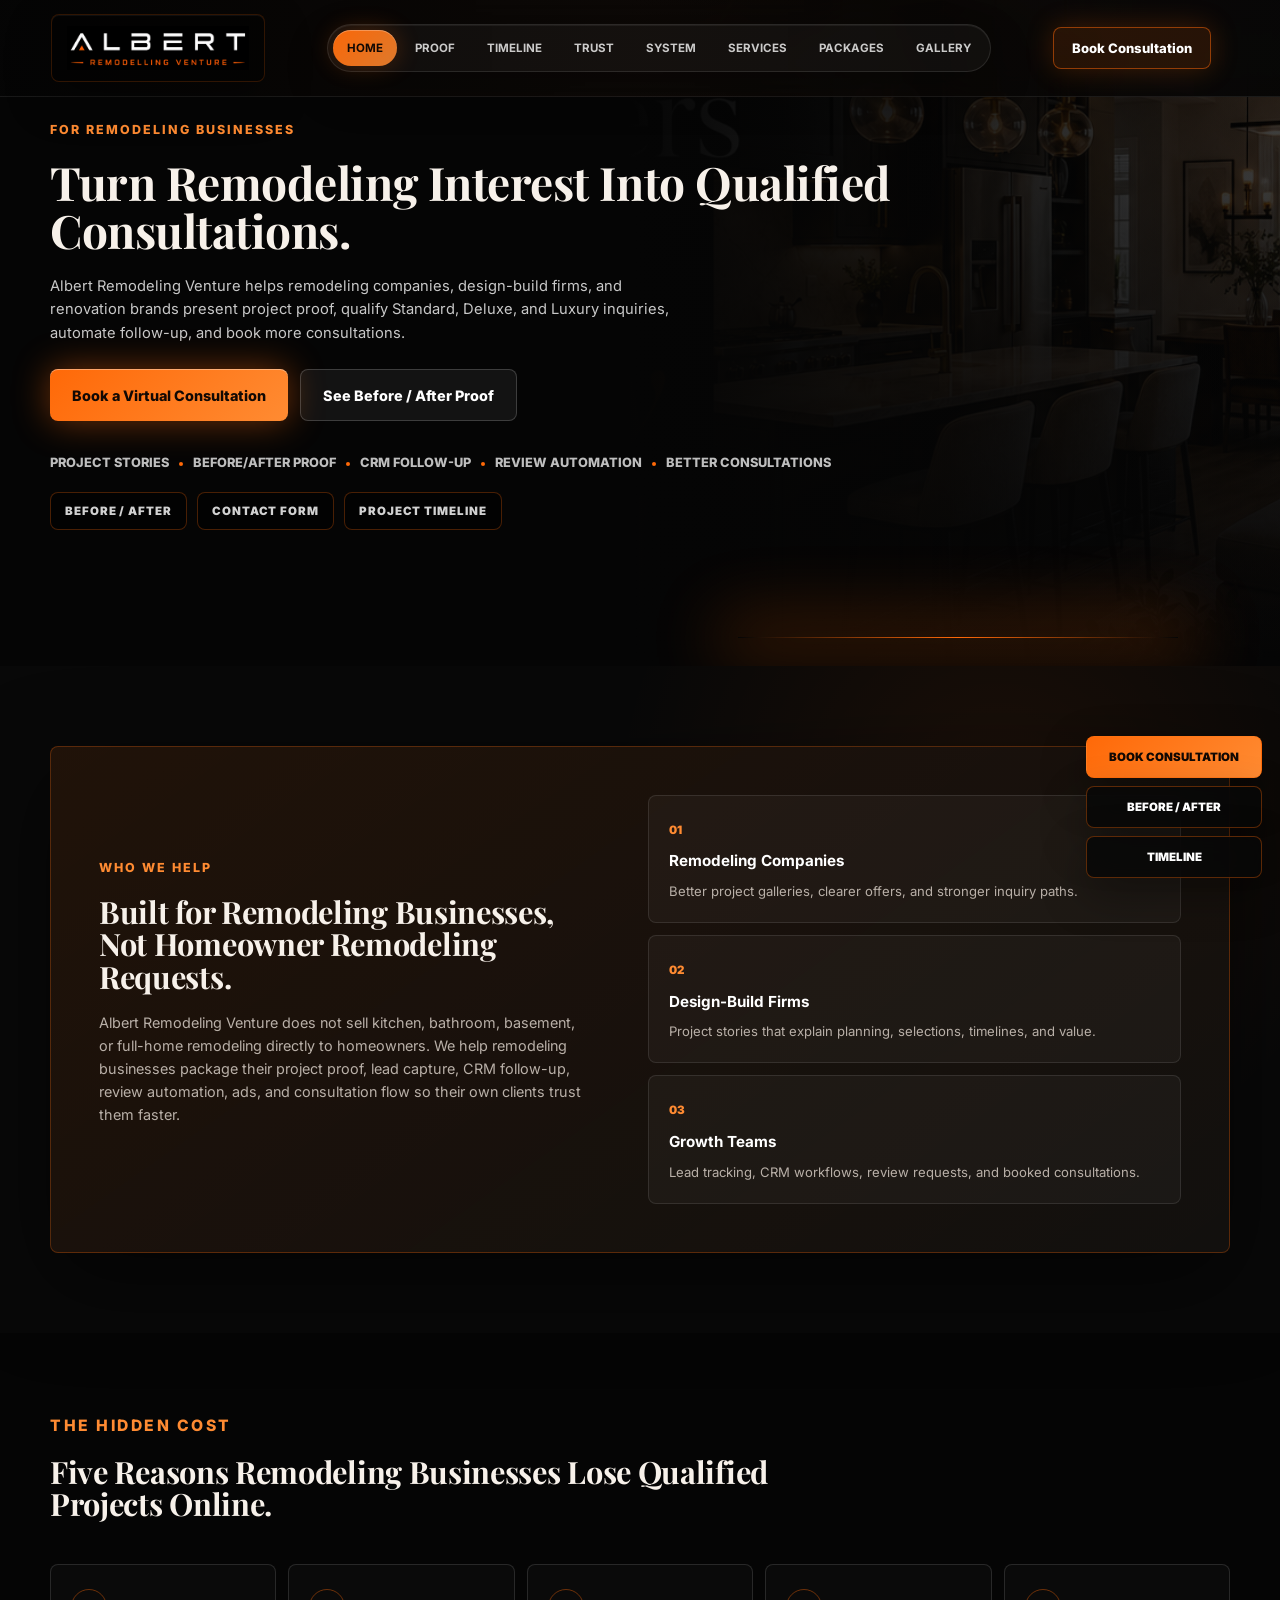
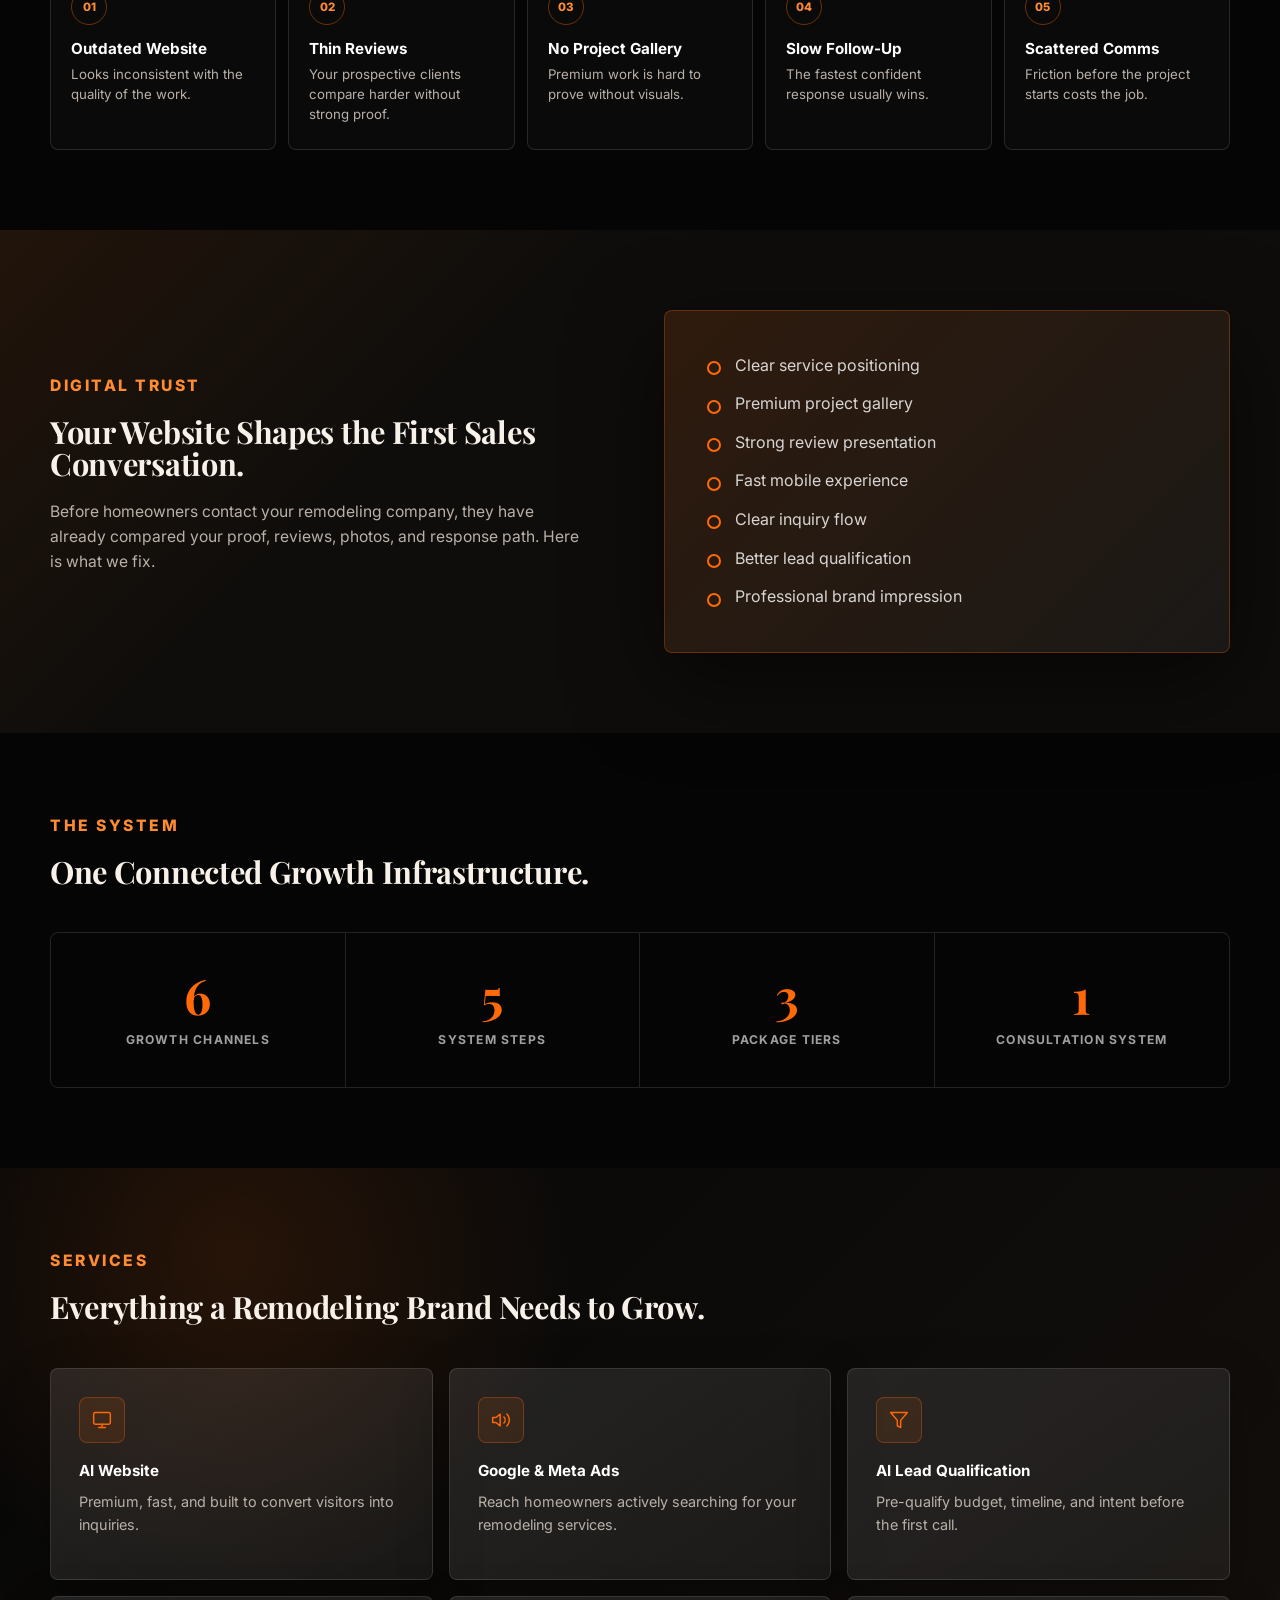
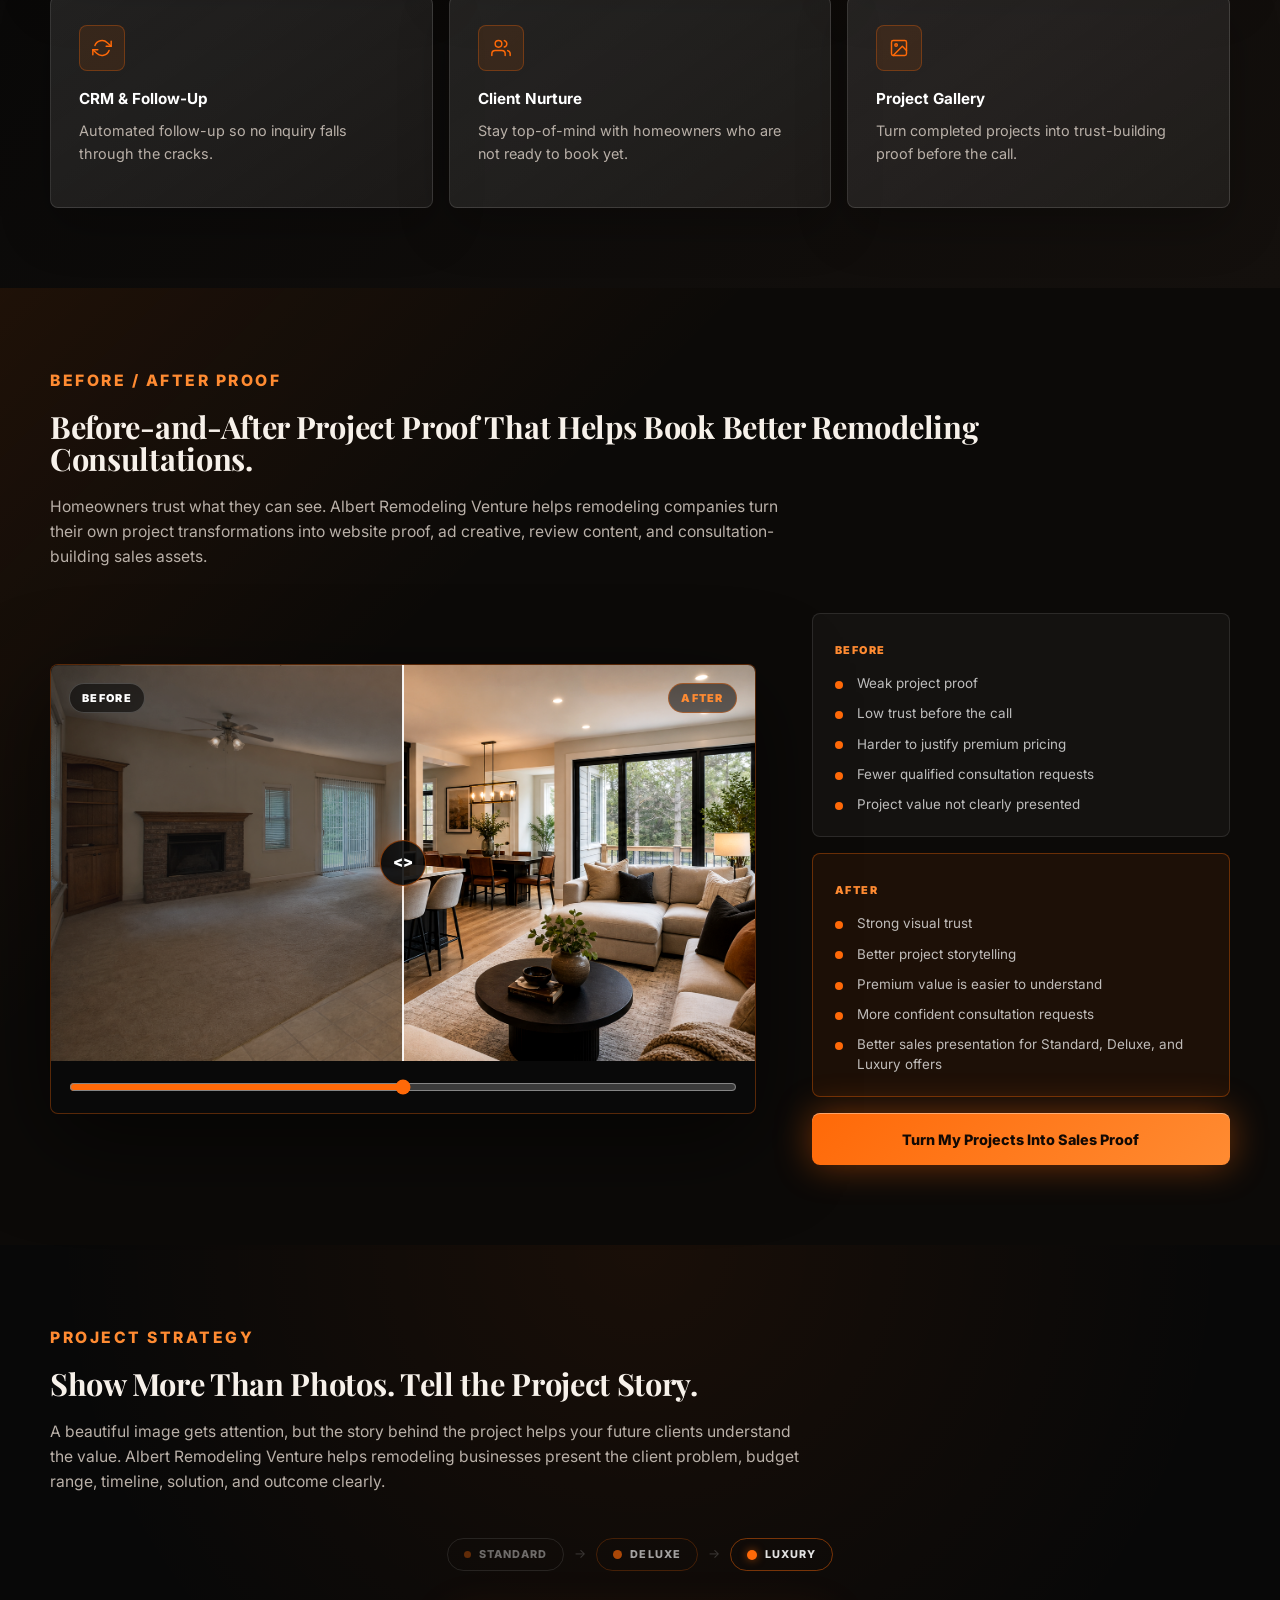
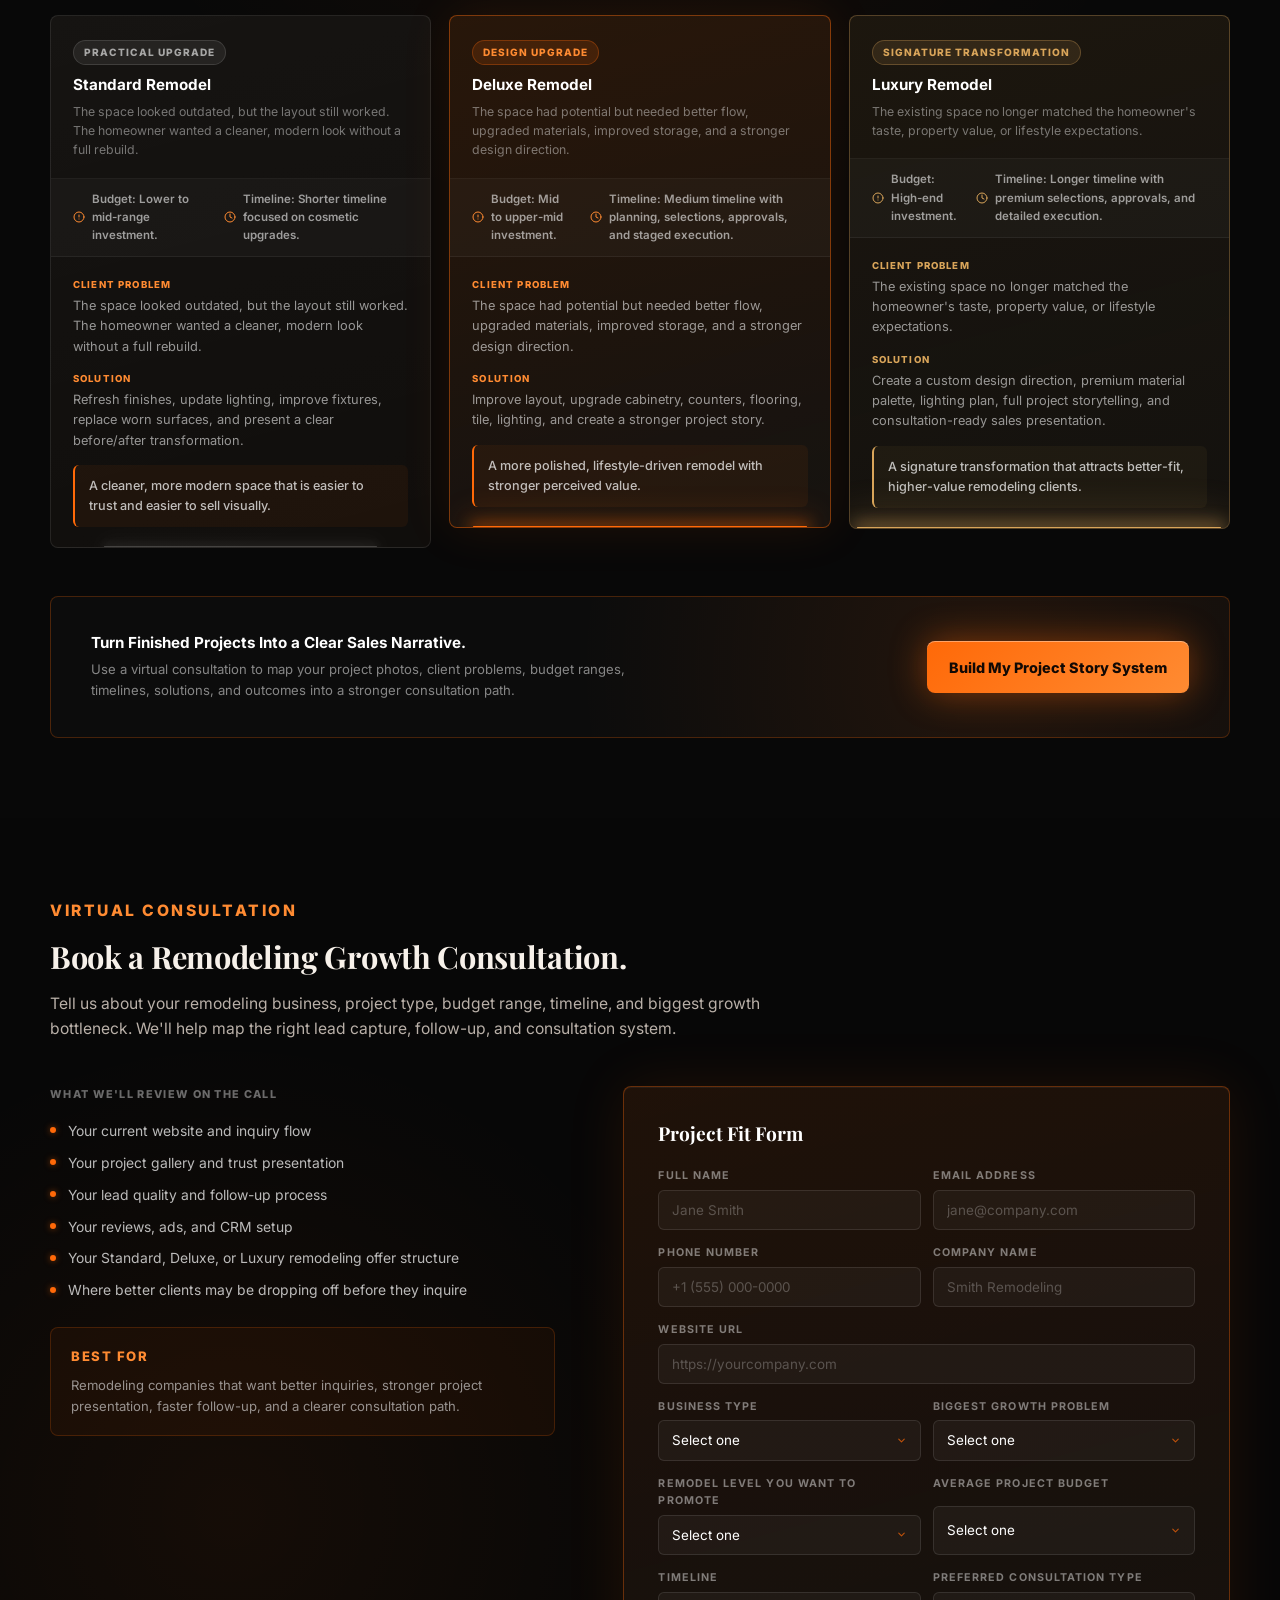
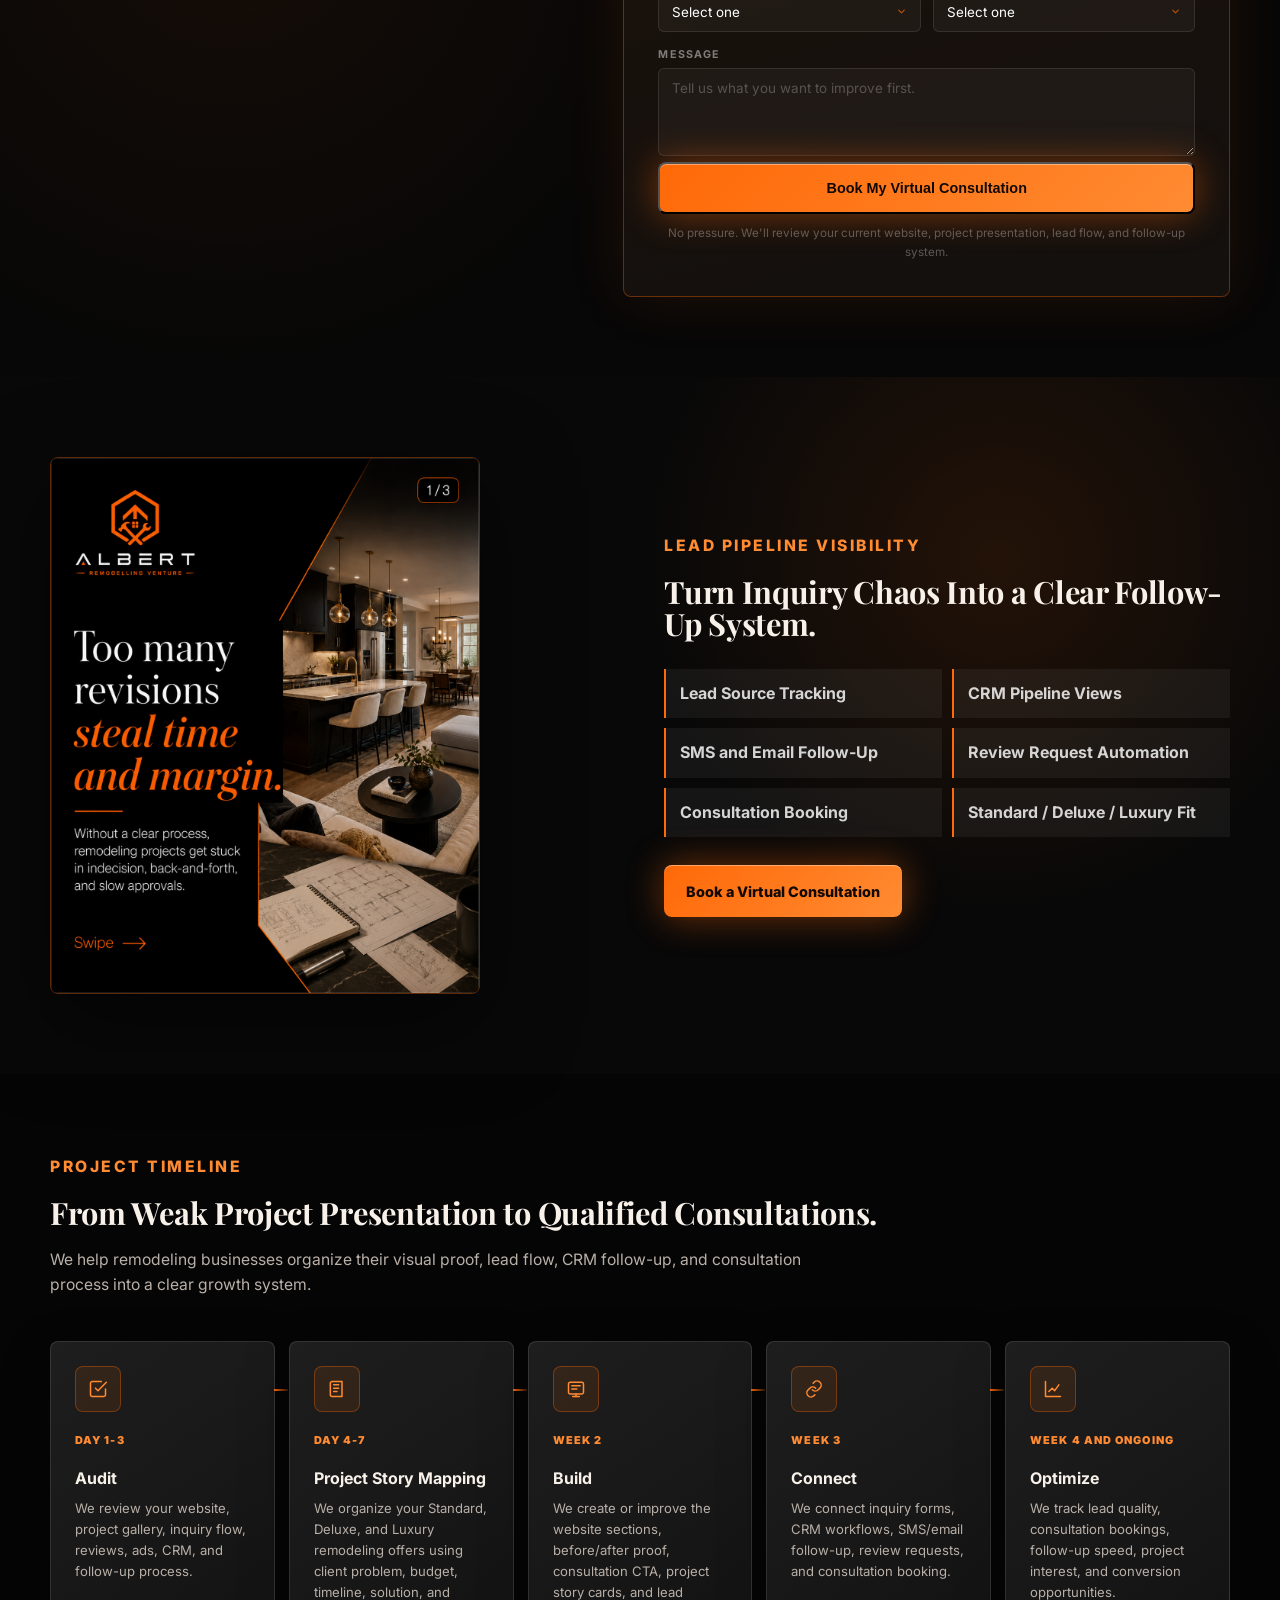
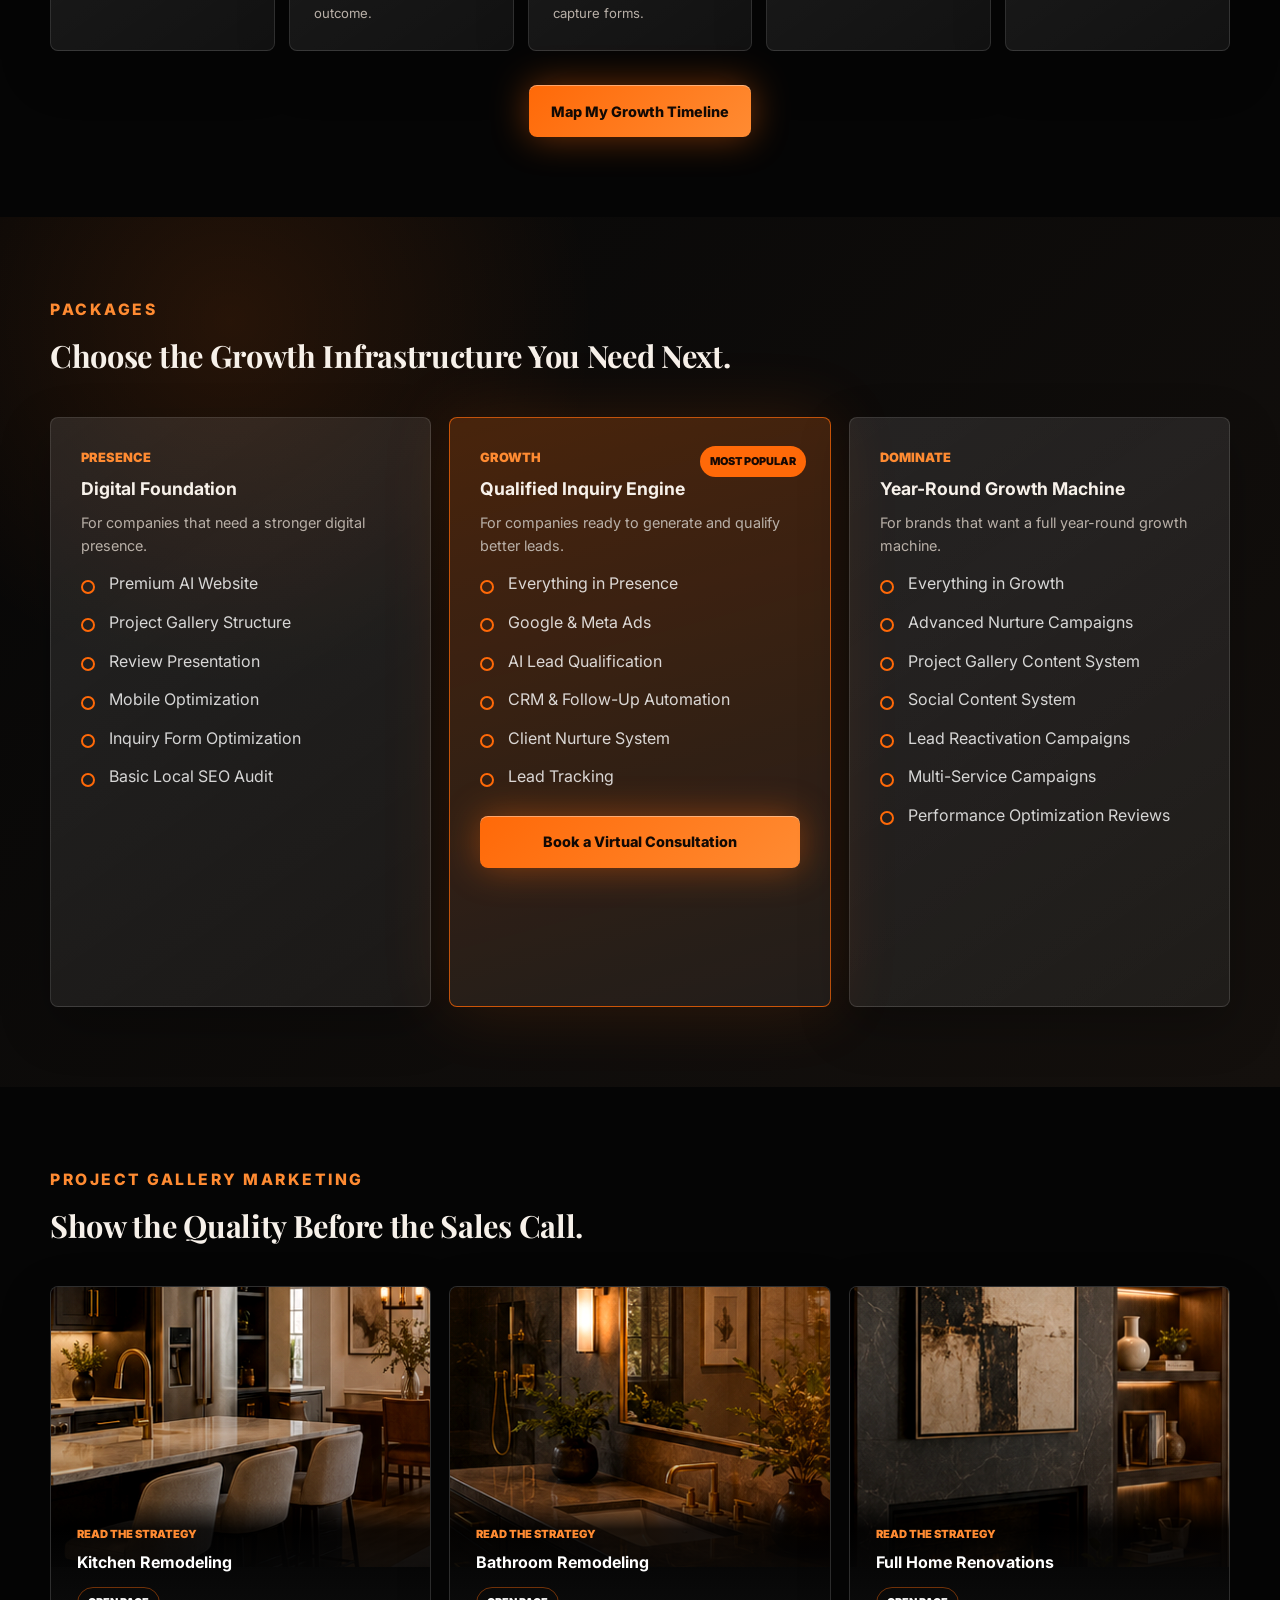
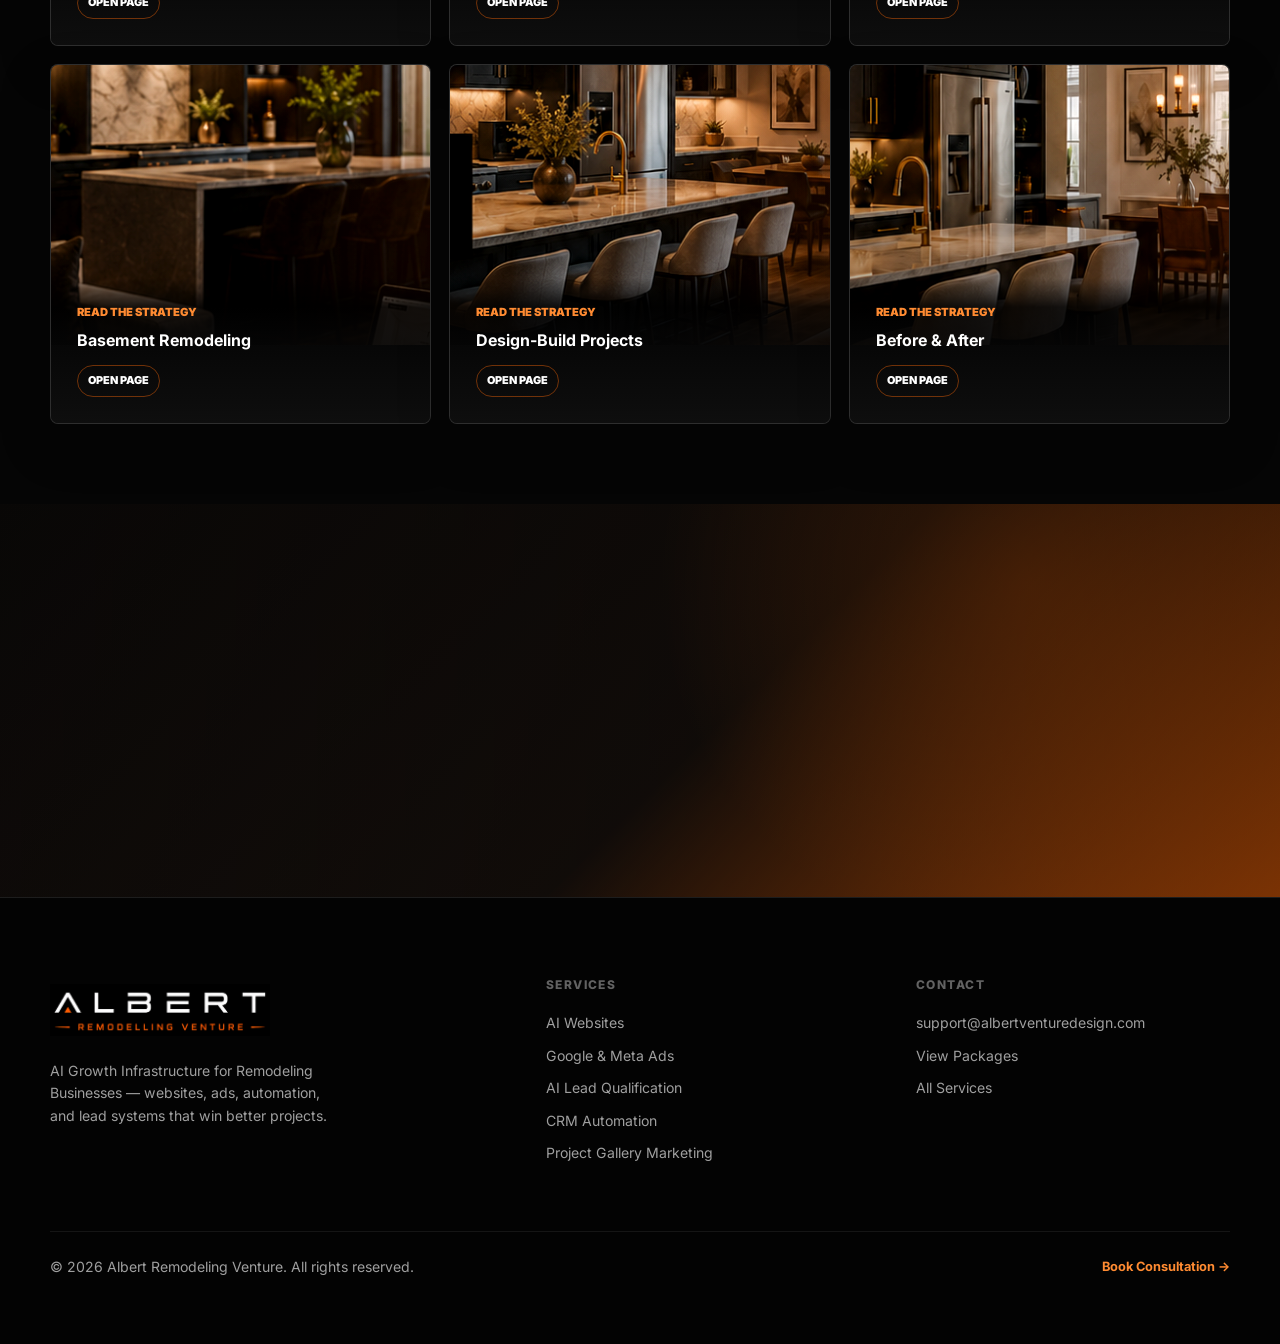
<file: index.html>
<!DOCTYPE html>
<html lang="en">
  <head>
    <meta charset="UTF-8" />
    <meta name="viewport" content="width=device-width, initial-scale=1.0" />
    <title>Albert Remodeling Venture | AI Growth Infrastructure for Remodeling Businesses</title>
    <meta name="description" content="Albert Remodeling Venture builds AI websites, Google Ads, Meta Ads, CRM automation, lead qualification, and project gallery marketing systems for remodeling companies." />
    <meta name="keywords" content="remodeling marketing, remodeling website design, remodeling leads, contractor marketing, home remodeling leads, renovation marketing, AI website for remodeling companies, Google Ads for remodelers, Meta Ads for remodeling businesses, CRM automation for contractors, project gallery marketing, home improvement marketing" />
    <meta property="og:title" content="Albert Remodeling Venture" />
    <meta property="og:description" content="AI growth infrastructure for remodeling businesses that want better inquiries, stronger trust, and a year-round project pipeline." />
    <meta property="og:type" content="website" />
    <meta property="og:image" content="assets/albert-logo-wordmark.png" />
    <link rel="preconnect" href="https://fonts.googleapis.com" />
    <link rel="preconnect" href="https://fonts.gstatic.com" crossorigin />
    <link href="https://fonts.googleapis.com/css2?family=Inter:wght@400;500;600;700;800&family=Playfair+Display:wght@600;700&display=swap" rel="stylesheet" />
    <link rel="icon" type="image/png" href="assets/albert-favicon.png" />
    <link rel="apple-touch-icon" href="assets/apple-touch-icon.png" />
    <meta name="theme-color" content="#050505" />
    <link rel="preload" as="image" href="albert_remodelling_venture_neat_folder/albert_remodelling_venture_neat_folder/01_CAROUSEL_POST_1_Homeowners_Decide/slide_01.png" />
    <link rel="stylesheet" href="styles.css" />
    <noscript><style>.reveal{opacity:1!important;transform:none!important}</style></noscript>
    <script type="application/ld+json">
    {
      "@context": "https://schema.org",
      "@type": "ProfessionalService",
      "name": "Albert Remodeling Venture",
      "description": "AI Growth Infrastructure for Remodeling Businesses.",
      "url": "https://albertventuredesign.com",
      "email": "support@albertventuredesign.com",
      "contactPoint": {
        "@type": "ContactPoint",
        "email": "support@albertventuredesign.com",
        "contactType": "customer service"
      },
      "serviceType": ["Remodeling Website Design", "Google Ads for Remodelers", "Meta Ads Management", "AI Lead Qualification", "CRM Automation", "Project Gallery Marketing"]
    }
    </script>
  </head>
  <body>
    <a href="#main" class="skip-link">Skip to main content</a>
    <header class="site-header" data-header>
      <a class="brand" href="index.html" aria-label="Albert Remodeling Venture home">
        <img src="assets/albert-logo-wordmark.png" alt="Albert Remodeling Venture logo" />
      </a>
      <nav class="nav" data-nav aria-label="Primary navigation">
        <a class="is-active" href="index.html">Home</a>
        <a href="#before-after-proof">Proof</a>
        <a href="#project-timeline">Timeline</a>
        <a href="trust.html">Trust</a>
        <a href="system.html">System</a>
        <a href="services.html">Services</a>
        <a href="packages.html">Packages</a>
        <a href="gallery.html">Gallery</a>
      </nav>
      <a class="header-cta" href="#virtual-consultation">Book Consultation</a>
      <button class="nav-toggle" type="button" data-nav-toggle aria-label="Open navigation" aria-expanded="false">
        <span></span>
        <span></span>
        <span></span>
      </button>
    </header>

    <main id="main">

      <!-- HERO -->
      <section class="hero section-dark">
        <div class="hero-bg" aria-hidden="true">
          <img
            src="albert_remodelling_venture_neat_folder/albert_remodelling_venture_neat_folder/01_CAROUSEL_POST_1_Homeowners_Decide/slide_01.png"
            alt=""
            loading="eager"
            fetchpriority="high"
            decoding="async"
          />
        </div>
        <div class="hero-inner">
          <p class="eyebrow reveal">For Remodeling Businesses</p>
          <h1 class="reveal">Turn Remodeling Interest Into Qualified Consultations.</h1>
          <p class="hero-copy reveal">
            Albert Remodeling Venture helps remodeling companies, design-build firms, and renovation brands present project proof, qualify Standard, Deluxe, and Luxury inquiries, automate follow-up, and book more consultations.
          </p>
          <div class="hero-actions reveal">
            <a class="btn btn-primary" href="#virtual-consultation">Book a Virtual Consultation</a>
            <a class="btn btn-secondary" href="#before-after-proof">See Before / After Proof</a>
          </div>
          <div class="trust-line reveal" aria-label="Core services">
            <span class="trust-item">Project Stories</span>
            <span class="trust-item">Before/After Proof</span>
            <span class="trust-item">CRM Follow-Up</span>
            <span class="trust-item">Review Automation</span>
            <span class="trust-item">Better Consultations</span>
          </div>
          <div class="hero-jumpbar reveal" aria-label="Quick section links">
            <a href="#before-after-proof">Before / After</a>
            <a href="#virtual-consultation">Contact Form</a>
            <a href="#project-timeline">Project Timeline</a>
          </div>
        </div>
      </section>

      <!-- BUSINESS CLARITY -->
      <section class="audience-section section-pad">
        <div class="container">
          <div class="audience-panel reveal">
            <div class="audience-copy">
              <p class="eyebrow">Who We Help</p>
              <h2>Built for Remodeling Businesses, Not Homeowner Remodeling Requests.</h2>
              <p>Albert Remodeling Venture does not sell kitchen, bathroom, basement, or full-home remodeling directly to homeowners. We help remodeling businesses package their project proof, lead capture, CRM follow-up, review automation, ads, and consultation flow so their own clients trust them faster.</p>
            </div>
            <div class="audience-grid">
              <div>
                <span>01</span>
                <h3>Remodeling Companies</h3>
                <p>Better project galleries, clearer offers, and stronger inquiry paths.</p>
              </div>
              <div>
                <span>02</span>
                <h3>Design-Build Firms</h3>
                <p>Project stories that explain planning, selections, timelines, and value.</p>
              </div>
              <div>
                <span>03</span>
                <h3>Growth Teams</h3>
                <p>Lead tracking, CRM workflows, review requests, and booked consultations.</p>
              </div>
            </div>
          </div>
        </div>
      </section>

      <!-- PAIN POINTS — compact, no paragraphs -->
      <section class="pain section-pad">
        <div class="container">
          <div class="section-heading reveal">
            <p class="eyebrow">The Hidden Cost</p>
            <h2>Five Reasons Remodeling Businesses Lose Qualified Projects Online.</h2>
          </div>
          <div class="pain-grid five">
            <div class="pain-minimal reveal">
              <span class="pain-num">01</span>
              <h3>Outdated Website</h3>
              <p>Looks inconsistent with the quality of the work.</p>
            </div>
            <div class="pain-minimal reveal">
              <span class="pain-num">02</span>
              <h3>Thin Reviews</h3>
              <p>Your prospective clients compare harder without strong proof.</p>
            </div>
            <div class="pain-minimal reveal">
              <span class="pain-num">03</span>
              <h3>No Project Gallery</h3>
              <p>Premium work is hard to prove without visuals.</p>
            </div>
            <div class="pain-minimal reveal">
              <span class="pain-num">04</span>
              <h3>Slow Follow-Up</h3>
              <p>The fastest confident response usually wins.</p>
            </div>
            <div class="pain-minimal reveal">
              <span class="pain-num">05</span>
              <h3>Scattered Comms</h3>
              <p>Friction before the project starts costs the job.</p>
            </div>
          </div>
        </div>
      </section>

      <!-- DIGITAL TRUST — short + checklist -->
      <section id="trust" class="trust section-pad section-warm">
        <div class="container split">
          <div class="section-copy reveal">
            <p class="eyebrow">Digital Trust</p>
            <h2>Your Website Shapes the First Sales Conversation.</h2>
            <p>Before homeowners contact your remodeling company, they have already compared your proof, reviews, photos, and response path. Here is what we fix.</p>
          </div>
          <div class="trust-panel reveal">
            <ul class="check-list">
              <li>Clear service positioning</li>
              <li>Premium project gallery</li>
              <li>Strong review presentation</li>
              <li>Fast mobile experience</li>
              <li>Clear inquiry flow</li>
              <li>Better lead qualification</li>
              <li>Professional brand impression</li>
            </ul>
          </div>
        </div>
      </section>

      <!-- METRICS BAND — visual numbers, replaces feature strip -->
      <section id="solution" class="metrics section-pad">
        <div class="container">
          <div class="section-heading wide reveal">
            <p class="eyebrow">The System</p>
            <h2>One Connected Growth Infrastructure.</h2>
          </div>
          <div class="metrics-grid">
            <div class="metric reveal">
              <span class="metric-num">6</span>
              <span class="metric-label">Growth Channels</span>
            </div>
            <div class="metric reveal">
              <span class="metric-num">5</span>
              <span class="metric-label">System Steps</span>
            </div>
            <div class="metric reveal">
              <span class="metric-num">3</span>
              <span class="metric-label">Package Tiers</span>
            </div>
            <div class="metric reveal">
              <span class="metric-num">1</span>
              <span class="metric-label">Consultation System</span>
            </div>
          </div>
        </div>
      </section>

      <!-- SERVICES — icon-first, one-line descriptions -->
      <section id="services" class="services section-pad section-dark-soft">
        <div class="container">
          <div class="section-heading reveal">
            <p class="eyebrow">Services</p>
            <h2>Everything a Remodeling Brand Needs to Grow.</h2>
          </div>
          <div class="service-grid">

            <article class="service-card reveal">
              <div class="svc-icon" aria-hidden="true">
                <svg viewBox="0 0 24 24"><rect x="2" y="3" width="20" height="14" rx="2" ry="2"/><line x1="8" y1="21" x2="16" y2="21"/><line x1="12" y1="17" x2="12" y2="21"/></svg>
              </div>
              <h3>AI Website</h3>
              <p>Premium, fast, and built to convert visitors into inquiries.</p>
            </article>

            <article class="service-card reveal">
              <div class="svc-icon" aria-hidden="true">
                <svg viewBox="0 0 24 24"><polygon points="11 5 6 9 2 9 2 15 6 15 11 19 11 5"/><path d="M15.54 8.46a5 5 0 0 1 0 7.07"/><path d="M19.07 4.93a10 10 0 0 1 0 14.14"/></svg>
              </div>
              <h3>Google &amp; Meta Ads</h3>
              <p>Reach homeowners actively searching for your remodeling services.</p>
            </article>

            <article class="service-card reveal">
              <div class="svc-icon" aria-hidden="true">
                <svg viewBox="0 0 24 24"><polygon points="22 3 2 3 10 12.46 10 19 14 21 14 12.46 22 3"/></svg>
              </div>
              <h3>AI Lead Qualification</h3>
              <p>Pre-qualify budget, timeline, and intent before the first call.</p>
            </article>

            <article class="service-card reveal">
              <div class="svc-icon" aria-hidden="true">
                <svg viewBox="0 0 24 24"><polyline points="23 4 23 10 17 10"/><polyline points="1 20 1 14 7 14"/><path d="M3.51 9a9 9 0 0 1 14.85-3.36L23 10M1 14l4.64 4.36A9 9 0 0 0 20.49 15"/></svg>
              </div>
              <h3>CRM &amp; Follow-Up</h3>
              <p>Automated follow-up so no inquiry falls through the cracks.</p>
            </article>

            <article class="service-card reveal">
              <div class="svc-icon" aria-hidden="true">
                <svg viewBox="0 0 24 24"><path d="M17 21v-2a4 4 0 0 0-4-4H5a4 4 0 0 0-4 4v2"/><circle cx="9" cy="7" r="4"/><path d="M23 21v-2a4 4 0 0 0-3-3.87"/><path d="M16 3.13a4 4 0 0 1 0 7.75"/></svg>
              </div>
              <h3>Client Nurture</h3>
              <p>Stay top-of-mind with homeowners who are not ready to book yet.</p>
            </article>

            <article class="service-card reveal">
              <div class="svc-icon" aria-hidden="true">
                <svg viewBox="0 0 24 24"><rect x="3" y="3" width="18" height="18" rx="2" ry="2"/><circle cx="8.5" cy="8.5" r="1.5"/><polyline points="21 15 16 10 5 21"/></svg>
              </div>
              <h3>Project Gallery</h3>
              <p>Turn completed projects into trust-building proof before the call.</p>
            </article>

          </div>
        </div>
      </section>

      <!-- BEFORE / AFTER PROOF -->
      <section id="before-after-proof" class="before-after-section section-pad section-warm">
        <div class="container">
          <div class="section-heading wide reveal">
            <p class="eyebrow">Before / After Proof</p>
            <h2>Before-and-After Project Proof That Helps Book Better Remodeling Consultations.</h2>
            <p>Homeowners trust what they can see. Albert Remodeling Venture helps remodeling companies turn their own project transformations into website proof, ad creative, review content, and consultation-building sales assets.</p>
          </div>

          <div class="proof-grid">
            <div class="before-after-slider reveal" data-before-after>
              <div class="ba-stage">
                <img class="ba-img ba-after" src="assets/after-remodel-proof.png" alt="Modern remodeled interior used as project sales proof" loading="lazy" decoding="async" />
                <div class="ba-before-wrap" data-before-wrap>
                  <img class="ba-img ba-before" src="assets/before-remodel-proof.png" alt="Outdated interior before remodel used to show transformation proof" loading="lazy" decoding="async" />
                </div>
                <span class="ba-label ba-label-before">Before</span>
                <span class="ba-label ba-label-after">After</span>
                <span class="ba-handle" data-before-handle aria-hidden="true"></span>
              </div>
              <label class="sr-only" for="before-after-range">Compare before and after project proof</label>
              <input id="before-after-range" class="ba-range" type="range" min="15" max="85" value="50" data-before-range aria-label="Before and after comparison position" />
            </div>

            <div class="proof-copy reveal">
              <div class="proof-column before">
                <span class="proof-label">Before</span>
                <ul>
                  <li>Weak project proof</li>
                  <li>Low trust before the call</li>
                  <li>Harder to justify premium pricing</li>
                  <li>Fewer qualified consultation requests</li>
                  <li>Project value not clearly presented</li>
                </ul>
              </div>
              <div class="proof-column after">
                <span class="proof-label">After</span>
                <ul>
                  <li>Strong visual trust</li>
                  <li>Better project storytelling</li>
                  <li>Premium value is easier to understand</li>
                  <li>More confident consultation requests</li>
                  <li>Better sales presentation for Standard, Deluxe, and Luxury offers</li>
                </ul>
              </div>
              <a class="btn btn-primary" href="#virtual-consultation">Turn My Projects Into Sales Proof</a>
            </div>
          </div>
        </div>
      </section>

      <!-- PROJECT STORY CARDS -->
      <section id="project-strategy" class="strategy-section section-pad">
        <div class="container">
          <div class="section-heading wide reveal">
            <p class="eyebrow">Project Strategy</p>
            <h2>Show More Than Photos. Tell the Project Story.</h2>
            <p>A beautiful image gets attention, but the story behind the project helps your future clients understand the value. Albert Remodeling Venture helps remodeling businesses present the client problem, budget range, timeline, solution, and outcome clearly.</p>
          </div>

          <div class="tier-scale reveal" aria-label="Remodeling tiers from Standard to Luxury">
            <a class="tier-scale-node" href="#tier-standard">Standard</a>
            <span class="tier-scale-arrow" aria-hidden="true">&#8594;</span>
            <a class="tier-scale-node mid" href="#tier-deluxe">Deluxe</a>
            <span class="tier-scale-arrow" aria-hidden="true">&#8594;</span>
            <a class="tier-scale-node top" href="#tier-luxury">Luxury</a>
          </div>

          <div class="tier-grid">

            <article class="tier-card reveal" id="tier-standard">
              <div class="tier-head">
                <span class="tier-badge">Practical Upgrade</span>
                <h3>Standard Remodel</h3>
                <p class="tier-best-for">The space looked outdated, but the layout still worked. The homeowner wanted a cleaner, modern look without a full rebuild.</p>
              </div>
              <div class="tier-meta">
                <div class="tier-meta-item">
                  <svg viewBox="0 0 24 24" aria-hidden="true"><circle cx="12" cy="12" r="10"/><line x1="12" y1="8" x2="12" y2="12"/><line x1="12" y1="16" x2="12.01" y2="16"/></svg>
                  Budget: Lower to mid-range investment.
                </div>
                <div class="tier-meta-item">
                  <svg viewBox="0 0 24 24" aria-hidden="true"><circle cx="12" cy="12" r="10"/><polyline points="12 6 12 12 16 14"/></svg>
                  Timeline: Shorter timeline focused on cosmetic upgrades.
                </div>
              </div>
              <div class="tier-body">
                <div class="tier-row">
                  <span class="tier-row-label">Client Problem</span>
                  <p>The space looked outdated, but the layout still worked. The homeowner wanted a cleaner, modern look without a full rebuild.</p>
                </div>
                <div class="tier-row">
                  <span class="tier-row-label">Solution</span>
                  <p>Refresh finishes, update lighting, improve fixtures, replace worn surfaces, and present a clear before/after transformation.</p>
                </div>
                <div class="tier-outcome">
                  <p>A cleaner, more modern space that is easier to trust and easier to sell visually.</p>
                </div>
              </div>
            </article>

            <article class="tier-card tier-featured reveal" id="tier-deluxe">
              <div class="tier-head">
                <span class="tier-badge">Design Upgrade</span>
                <h3>Deluxe Remodel</h3>
                <p class="tier-best-for">The space had potential but needed better flow, upgraded materials, improved storage, and a stronger design direction.</p>
              </div>
              <div class="tier-meta">
                <div class="tier-meta-item">
                  <svg viewBox="0 0 24 24" aria-hidden="true"><circle cx="12" cy="12" r="10"/><line x1="12" y1="8" x2="12" y2="12"/><line x1="12" y1="16" x2="12.01" y2="16"/></svg>
                  Budget: Mid to upper-mid investment.
                </div>
                <div class="tier-meta-item">
                  <svg viewBox="0 0 24 24" aria-hidden="true"><circle cx="12" cy="12" r="10"/><polyline points="12 6 12 12 16 14"/></svg>
                  Timeline: Medium timeline with planning, selections, approvals, and staged execution.
                </div>
              </div>
              <div class="tier-body">
                <div class="tier-row">
                  <span class="tier-row-label">Client Problem</span>
                  <p>The space had potential but needed better flow, upgraded materials, improved storage, and a stronger design direction.</p>
                </div>
                <div class="tier-row">
                  <span class="tier-row-label">Solution</span>
                  <p>Improve layout, upgrade cabinetry, counters, flooring, tile, lighting, and create a stronger project story.</p>
                </div>
                <div class="tier-outcome">
                  <p>A more polished, lifestyle-driven remodel with stronger perceived value.</p>
                </div>
              </div>
            </article>

            <article class="tier-card tier-luxury reveal" id="tier-luxury">
              <div class="tier-head">
                <span class="tier-badge">Signature Transformation</span>
                <h3>Luxury Remodel</h3>
                <p class="tier-best-for">The existing space no longer matched the homeowner's taste, property value, or lifestyle expectations.</p>
              </div>
              <div class="tier-meta">
                <div class="tier-meta-item">
                  <svg viewBox="0 0 24 24" aria-hidden="true"><circle cx="12" cy="12" r="10"/><line x1="12" y1="8" x2="12" y2="12"/><line x1="12" y1="16" x2="12.01" y2="16"/></svg>
                  Budget: High-end investment.
                </div>
                <div class="tier-meta-item">
                  <svg viewBox="0 0 24 24" aria-hidden="true"><circle cx="12" cy="12" r="10"/><polyline points="12 6 12 12 16 14"/></svg>
                  Timeline: Longer timeline with premium selections, approvals, and detailed execution.
                </div>
              </div>
              <div class="tier-body">
                <div class="tier-row">
                  <span class="tier-row-label">Client Problem</span>
                  <p>The existing space no longer matched the homeowner's taste, property value, or lifestyle expectations.</p>
                </div>
                <div class="tier-row">
                  <span class="tier-row-label">Solution</span>
                  <p>Create a custom design direction, premium material palette, lighting plan, full project storytelling, and consultation-ready sales presentation.</p>
                </div>
                <div class="tier-outcome">
                  <p>A signature transformation that attracts better-fit, higher-value remodeling clients.</p>
                </div>
              </div>
            </article>

          </div>

          <div class="strategy-cta reveal">
            <div class="strategy-cta-copy">
              <h3>Turn Finished Projects Into a Clear Sales Narrative.</h3>
              <p>Use a virtual consultation to map your project photos, client problems, budget ranges, timelines, solutions, and outcomes into a stronger consultation path.</p>
            </div>
            <a class="btn btn-primary" href="#virtual-consultation">Build My Project Story System</a>
          </div>

        </div>
      </section>

      <!-- VIRTUAL CONSULTATION FORM -->
      <section id="virtual-consultation" class="consult-section section-pad">
        <div class="container">
          <div class="section-heading wide reveal">
            <p class="eyebrow">Virtual Consultation</p>
            <h2>Book a Remodeling Growth Consultation.</h2>
            <p>Tell us about your remodeling business, project type, budget range, timeline, and biggest growth bottleneck. We'll help map the right lead capture, follow-up, and consultation system.</p>
          </div>
          <div class="consult-grid">

            <div class="consult-left reveal">
              <p class="consult-review-title">What We'll Review on the Call</p>
              <ul class="consult-review-list">
                <li>Your current website and inquiry flow</li>
                <li>Your project gallery and trust presentation</li>
                <li>Your lead quality and follow-up process</li>
                <li>Your reviews, ads, and CRM setup</li>
                <li>Your Standard, Deluxe, or Luxury remodeling offer structure</li>
                <li>Where better clients may be dropping off before they inquire</li>
              </ul>
              <div class="consult-best-for">
                <p class="consult-review-title">Best For</p>
                <p>Remodeling companies that want better inquiries, stronger project presentation, faster follow-up, and a clearer consultation path.</p>
              </div>
            </div>

            <div class="consult-form-card reveal">
              <h3 class="form-title">Project Fit Form</h3>
              <form id="consultation-form" novalidate>
                <input type="hidden" name="_subject" value="New Virtual Consultation Request - Albert Remodeling Venture" />
                <input type="hidden" name="_captcha" value="false" />
                <div class="form-grid">
                  <div class="form-row-2">
                    <div class="form-group">
                      <label class="form-label" for="fc-name">Full Name</label>
                      <input class="form-input" type="text" id="fc-name" name="full_name" placeholder="Jane Smith" required />
                    </div>
                    <div class="form-group">
                      <label class="form-label" for="fc-email">Email Address</label>
                      <input class="form-input" type="email" id="fc-email" name="email" placeholder="jane@company.com" required />
                    </div>
                  </div>
                  <div class="form-row-2">
                    <div class="form-group">
                      <label class="form-label" for="fc-phone">Phone Number</label>
                      <input class="form-input" type="tel" id="fc-phone" name="phone" placeholder="+1 (555) 000-0000" />
                    </div>
                    <div class="form-group">
                      <label class="form-label" for="fc-company">Company Name</label>
                      <input class="form-input" type="text" id="fc-company" name="company" placeholder="Smith Remodeling" />
                    </div>
                  </div>
                  <div class="form-group">
                    <label class="form-label" for="fc-website">Website URL</label>
                    <input class="form-input" type="url" id="fc-website" name="website" placeholder="https://yourcompany.com" />
                  </div>
                  <div class="form-row-2">
                    <div class="form-group">
                      <label class="form-label" for="fc-type">Business Type</label>
                      <select class="form-select" id="fc-type" name="business_type">
                        <option value="" disabled selected>Select one</option>
                        <option>Kitchen Remodeling</option>
                        <option>Bathroom Remodeling</option>
                        <option>Full Home Renovation</option>
                        <option>Basement Remodeling</option>
                        <option>Design-Build Firm</option>
                        <option>General Remodeling Contractor</option>
                        <option>Other</option>
                      </select>
                    </div>
                    <div class="form-group">
                      <label class="form-label" for="fc-problem">Biggest Growth Problem</label>
                      <select class="form-select" id="fc-problem" name="growth_problem">
                        <option value="" disabled selected>Select one</option>
                        <option>Outdated Website</option>
                        <option>Slow Follow-Up</option>
                        <option>Weak Reviews</option>
                        <option>No Project Gallery</option>
                        <option>Poor Lead Quality</option>
                        <option>Ads Not Converting</option>
                        <option>No CRM / Disorganized Pipeline</option>
                        <option>Referral-Only Growth</option>
                      </select>
                    </div>
                  </div>
                  <div class="form-row-2">
                    <div class="form-group">
                      <label class="form-label" for="fc-level">Remodel Level You Want to Promote</label>
                      <select class="form-select" id="fc-level" name="remodel_level">
                        <option value="" disabled selected>Select one</option>
                        <option>Standard Remodel</option>
                        <option>Deluxe Remodel</option>
                        <option>Luxury Remodel</option>
                        <option>Not Sure Yet</option>
                      </select>
                    </div>
                    <div class="form-group">
                      <label class="form-label" for="fc-budget">Average Project Budget</label>
                      <select class="form-select" id="fc-budget" name="avg_budget">
                        <option value="" disabled selected>Select one</option>
                        <option>Under $10k</option>
                        <option>$10k–$25k</option>
                        <option>$25k–$50k</option>
                        <option>$50k–$100k</option>
                        <option>$100k+</option>
                        <option>Varies by project</option>
                      </select>
                    </div>
                  </div>
                  <div class="form-row-2">
                    <div class="form-group">
                      <label class="form-label" for="fc-timeline">Timeline</label>
                      <select class="form-select" id="fc-timeline" name="timeline">
                        <option value="" disabled selected>Select one</option>
                        <option>ASAP</option>
                        <option>Within 30 Days</option>
                        <option>60–90 Days</option>
                        <option>This Quarter</option>
                        <option>Just Exploring</option>
                      </select>
                    </div>
                    <div class="form-group">
                      <label class="form-label" for="fc-consult">Preferred Consultation Type</label>
                      <select class="form-select" id="fc-consult" name="consult_type">
                        <option value="" disabled selected>Select one</option>
                        <option>Google Meet</option>
                        <option>Zoom</option>
                        <option>Phone Call</option>
                      </select>
                    </div>
                  </div>
                  <div class="form-group">
                    <label class="form-label" for="fc-message">Message</label>
                    <textarea class="form-textarea" id="fc-message" name="message" rows="3" placeholder="Tell us what you want to improve first."></textarea>
                  </div>
                </div>
                <button class="btn btn-primary btn-submit" type="submit">Book My Virtual Consultation</button>
                <p class="form-note">No pressure. We'll review your current website, project presentation, lead flow, and follow-up system.</p>
              </form>
              <div class="form-success" id="form-success" role="alert" aria-live="polite">
                <div class="form-success-icon">
                  <svg viewBox="0 0 24 24" aria-hidden="true"><polyline points="20 6 9 17 4 12"/></svg>
                </div>
                <h3>Request Received</h3>
                <p>Thanks - your consultation request has been received. We'll review your details and follow up shortly.</p>
              </div>
            </div>

          </div>
        </div>
      </section>

      <!-- FRICTION — image + mini-grid, no paragraph -->
      <section class="friction section-pad media-band">
        <div class="container split">
          <div class="media-frame reveal">
            <img
              src="albert_remodelling_venture_neat_folder/albert_remodelling_venture_neat_folder/02_CAROUSEL_POST_2_Project_Friction/slide_01.png"
              alt="Albert Remodeling Venture project visual"
              loading="lazy"
              decoding="async"
            />
          </div>
          <div class="section-copy reveal">
            <p class="eyebrow">Lead Pipeline Visibility</p>
            <h2>Turn Inquiry Chaos Into a Clear Follow-Up System.</h2>
            <div class="mini-grid">
              <span>Lead Source Tracking</span>
              <span>CRM Pipeline Views</span>
              <span>SMS and Email Follow-Up</span>
              <span>Review Request Automation</span>
              <span>Consultation Booking</span>
              <span>Standard / Deluxe / Luxury Fit</span>
            </div>
            <a class="btn btn-primary" href="#virtual-consultation">Book a Virtual Consultation</a>
          </div>
        </div>
      </section>

      <!-- PROJECT TIMELINE -->
      <section id="project-timeline" class="process section-pad">
        <div class="container">
          <div class="section-heading wide reveal">
            <p class="eyebrow">Project Timeline</p>
            <h2>From Weak Project Presentation to Qualified Consultations.</h2>
            <p>We help remodeling businesses organize their visual proof, lead flow, CRM follow-up, and consultation process into a clear growth system.</p>
          </div>
          <div class="timeline growth-timeline">
            <article class="timeline-step reveal">
              <div class="timeline-icon" aria-hidden="true">
                <svg viewBox="0 0 24 24"><path d="M9 11l3 3L22 4"/><path d="M21 12v7a2 2 0 0 1-2 2H5a2 2 0 0 1-2-2V5a2 2 0 0 1 2-2h11"/></svg>
              </div>
              <span>Day 1-3</span>
              <h3>Audit</h3>
              <p>We review your website, project gallery, inquiry flow, reviews, ads, CRM, and follow-up process.</p>
            </article>
            <article class="timeline-step reveal">
              <div class="timeline-icon" aria-hidden="true">
                <svg viewBox="0 0 24 24"><path d="M4 19.5V5a2 2 0 0 1 2-2h12v18H6a2 2 0 0 1-2-1.5z"/><path d="M8 7h6"/><path d="M8 11h6"/><path d="M8 15h4"/></svg>
              </div>
              <span>Day 4-7</span>
              <h3>Project Story Mapping</h3>
              <p>We organize your Standard, Deluxe, and Luxury remodeling offers using client problem, budget, timeline, solution, and outcome.</p>
            </article>
            <article class="timeline-step reveal">
              <div class="timeline-icon" aria-hidden="true">
                <svg viewBox="0 0 24 24"><rect x="3" y="4" width="18" height="14" rx="2"/><path d="M8 21h8"/><path d="M12 18v3"/><path d="M7 8h10"/><path d="M7 12h6"/></svg>
              </div>
              <span>Week 2</span>
              <h3>Build</h3>
              <p>We create or improve the website sections, before/after proof, consultation CTA, project story cards, and lead capture forms.</p>
            </article>
            <article class="timeline-step reveal">
              <div class="timeline-icon" aria-hidden="true">
                <svg viewBox="0 0 24 24"><path d="M10 13a5 5 0 0 0 7.07 0l2.12-2.12a5 5 0 0 0-7.07-7.07L11 4.93"/><path d="M14 11a5 5 0 0 0-7.07 0L4.81 13.12a5 5 0 0 0 7.07 7.07L13 19.07"/></svg>
              </div>
              <span>Week 3</span>
              <h3>Connect</h3>
              <p>We connect inquiry forms, CRM workflows, SMS/email follow-up, review requests, and consultation booking.</p>
            </article>
            <article class="timeline-step reveal">
              <div class="timeline-icon" aria-hidden="true">
                <svg viewBox="0 0 24 24"><path d="M3 3v18h18"/><path d="M7 15l4-4 3 3 5-7"/></svg>
              </div>
              <span>Week 4 and ongoing</span>
              <h3>Optimize</h3>
              <p>We track lead quality, consultation bookings, follow-up speed, project interest, and conversion opportunities.</p>
            </article>
          </div>
          <div class="timeline-cta reveal">
            <a class="btn btn-primary" href="#virtual-consultation">Map My Growth Timeline</a>
          </div>
        </div>
      </section>

      <!-- PACKAGES -->
      <section id="packages" class="packages section-pad section-dark-soft">
        <div class="container">
          <div class="section-heading reveal">
            <p class="eyebrow">Packages</p>
            <h2>Choose the Growth Infrastructure You Need Next.</h2>
          </div>
          <div class="package-grid">
            <article class="package-card reveal">
              <p class="package-label">Presence</p>
              <h3>Digital Foundation</h3>
              <p>For companies that need a stronger digital presence.</p>
              <ul>
                <li>Premium AI Website</li>
                <li>Project Gallery Structure</li>
                <li>Review Presentation</li>
                <li>Mobile Optimization</li>
                <li>Inquiry Form Optimization</li>
                <li>Basic Local SEO Audit</li>
              </ul>
            </article>
            <article class="package-card featured reveal">
              <p class="package-label">Growth</p>
              <span class="popular">Most Popular</span>
              <h3>Qualified Inquiry Engine</h3>
              <p>For companies ready to generate and qualify better leads.</p>
              <ul>
                <li>Everything in Presence</li>
                <li>Google &amp; Meta Ads</li>
                <li>AI Lead Qualification</li>
                <li>CRM &amp; Follow-Up Automation</li>
                <li>Client Nurture System</li>
                <li>Lead Tracking</li>
              </ul>
              <a class="btn btn-primary" href="#virtual-consultation">Book a Virtual Consultation</a>
            </article>
            <article class="package-card reveal">
              <p class="package-label">Dominate</p>
              <h3>Year-Round Growth Machine</h3>
              <p>For brands that want a full year-round growth machine.</p>
              <ul>
                <li>Everything in Growth</li>
                <li>Advanced Nurture Campaigns</li>
                <li>Project Gallery Content System</li>
                <li>Social Content System</li>
                <li>Lead Reactivation Campaigns</li>
                <li>Multi-Service Campaigns</li>
                <li>Performance Optimization Reviews</li>
              </ul>
            </article>
          </div>
        </div>
      </section>

      <!-- GALLERY -->
      <section id="gallery" class="gallery section-pad">
        <div class="container">
          <div class="section-heading wide reveal">
            <p class="eyebrow">Project Gallery Marketing</p>
            <h2>Show the Quality Before the Sales Call.</h2>
          </div>
          <div class="gallery-grid">
            <a class="gallery-card reveal" href="kitchen-remodeling.html">
              <div class="project-visual kitchen" role="img" aria-label="Kitchen remodeling"></div>
              <div class="gallery-card-copy"><span>Read the Strategy</span><h3>Kitchen Remodeling</h3></div>
            </a>
            <a class="gallery-card reveal" href="bathroom-remodeling.html">
              <div class="project-visual bath" role="img" aria-label="Bathroom remodeling"></div>
              <div class="gallery-card-copy"><span>Read the Strategy</span><h3>Bathroom Remodeling</h3></div>
            </a>
            <a class="gallery-card reveal" href="full-home-renovations.html">
              <div class="project-visual living" role="img" aria-label="Full home renovation"></div>
              <div class="gallery-card-copy"><span>Read the Strategy</span><h3>Full Home Renovations</h3></div>
            </a>
            <a class="gallery-card reveal" href="basement-remodeling.html">
              <div class="project-visual basement" role="img" aria-label="Basement remodeling"></div>
              <div class="gallery-card-copy"><span>Read the Strategy</span><h3>Basement Remodeling</h3></div>
            </a>
            <a class="gallery-card reveal" href="design-build-projects.html">
              <div class="project-visual design" role="img" aria-label="Design-build projects"></div>
              <div class="gallery-card-copy"><span>Read the Strategy</span><h3>Design-Build Projects</h3></div>
            </a>
            <a class="gallery-card reveal" href="before-after-transformations.html">
              <div class="project-visual before" role="img" aria-label="Before and after transformations"></div>
              <div class="gallery-card-copy"><span>Read the Strategy</span><h3>Before &amp; After</h3></div>
            </a>
          </div>
        </div>
      </section>

      <!-- FINAL CTA -->
      <section class="final-cta section-pad section-orange">
        <div class="container narrow reveal">
          <p class="eyebrow">Virtual Consultation</p>
          <h2>Ready to Turn Beautiful Remodeling Work Into Better Leads?</h2>
          <p>Book a virtual consultation and see how your project photos, before/after proof, CRM follow-up, reviews, and consultation flow can work together to attract better remodeling clients.</p>
          <div class="hero-actions">
            <a class="btn btn-dark" href="#virtual-consultation">Book a Virtual Consultation</a>
            <a class="btn btn-ghost-dark" href="#project-strategy">View Project Strategy</a>
          </div>
        </div>
      </section>

    </main>

    <footer class="footer">
      <div class="container">
        <div class="footer-inner">
          <div>
            <img class="footer-logo" src="assets/albert-logo-wordmark.png" alt="Albert Remodeling Venture logo" loading="lazy" decoding="async" />
            <p class="footer-tagline">AI Growth Infrastructure for Remodeling Businesses — websites, ads, automation, and lead systems that win better projects.</p>
          </div>
          <div>
            <h2>Services</h2>
            <p>AI Websites</p>
            <p>Google &amp; Meta Ads</p>
            <p>AI Lead Qualification</p>
            <p>CRM Automation</p>
            <p>Project Gallery Marketing</p>
          </div>
          <div>
            <h2>Contact</h2>
            <a href="mailto:support@albertventuredesign.com">support@albertventuredesign.com</a>
            <a href="packages.html">View Packages</a>
            <a href="services.html">All Services</a>
          </div>
        </div>
        <div class="footer-bottom">
          <p class="copyright">&copy; 2026 Albert Remodeling Venture. All rights reserved.</p>
          <a href="#virtual-consultation" style="font-size:0.8rem;font-weight:700;color:var(--orange-2);">Book Consultation &rarr;</a>
        </div>
      </div>
    </footer>

    <div class="sticky-rail" aria-label="Quick contact links">
      <a href="#virtual-consultation">Book Consultation</a>
      <a href="#before-after-proof">Before / After</a>
      <a href="#project-timeline">Timeline</a>
    </div>

    <a class="mobile-sticky-cta" href="#virtual-consultation">Book Virtual Consultation</a>

    <script src="script.js"></script>
  </body>
</html>
</file>
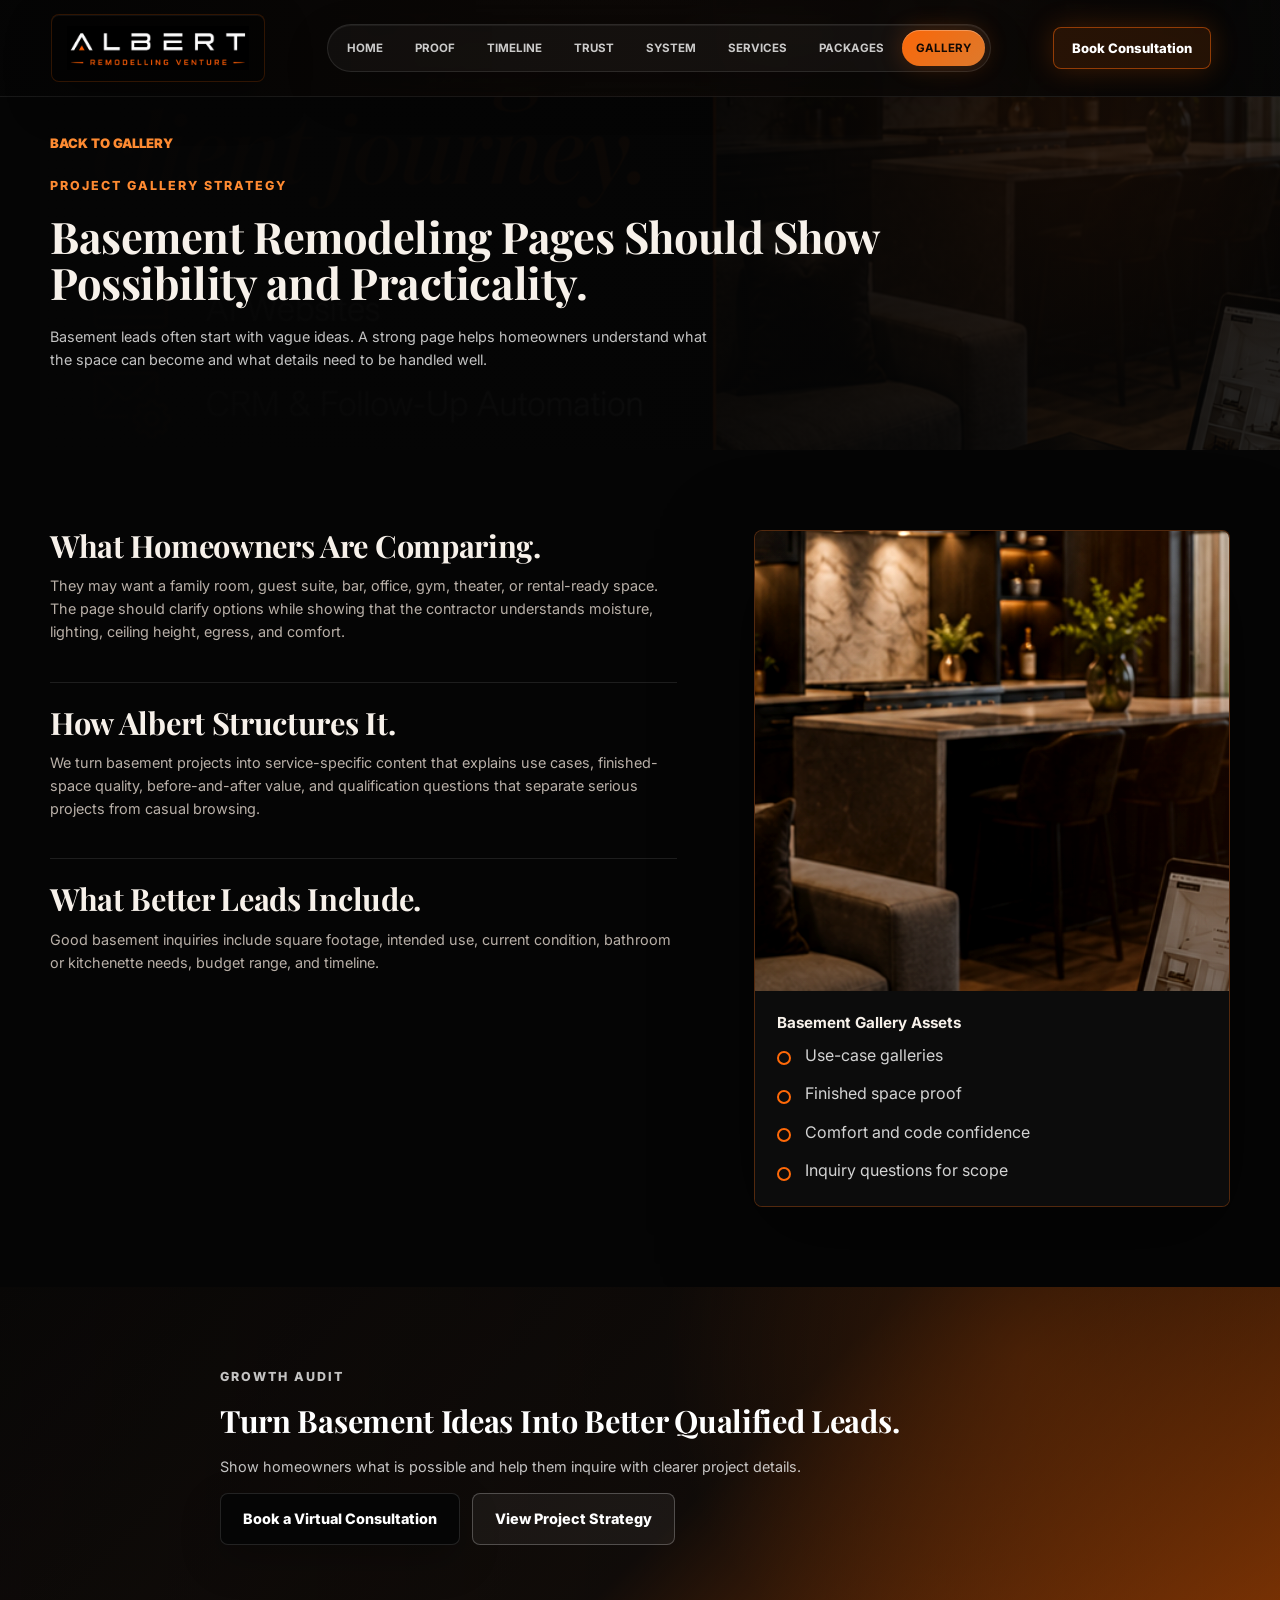
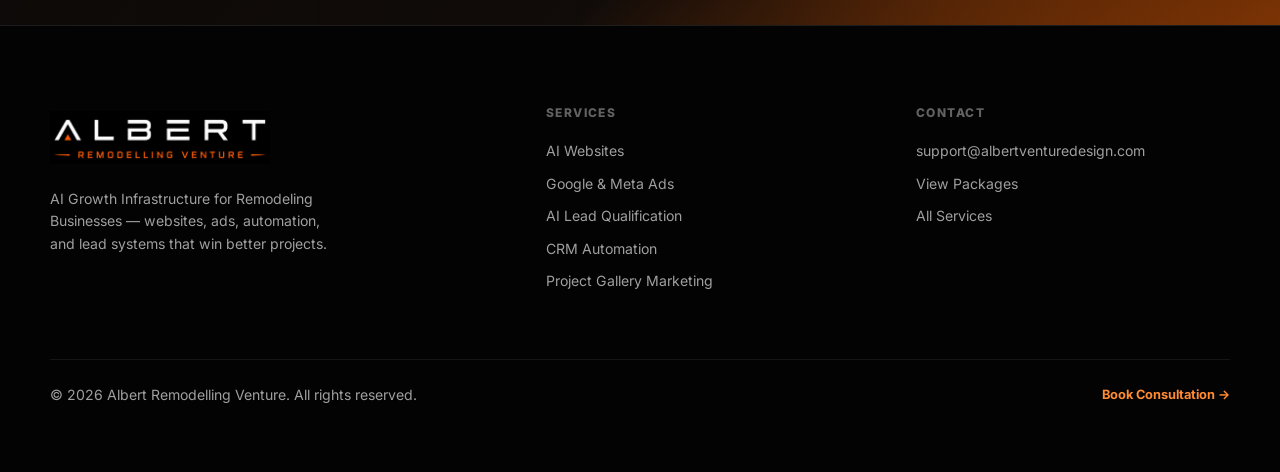
<file: basement-remodeling.html>
<!DOCTYPE html>
<html lang="en">
  <head><meta charset="UTF-8" /><meta name="viewport" content="width=device-width, initial-scale=1.0" /><title>Basement Remodeling Strategy | Albert Remodelling Venture</title><meta name="description" content="Basement remodeling gallery strategy for showcasing livable space, entertainment areas, guest suites, home offices, and lead qualification." /><link rel="preconnect" href="https://fonts.googleapis.com" /><link rel="preconnect" href="https://fonts.gstatic.com" crossorigin /><link href="https://fonts.googleapis.com/css2?family=Inter:wght@400;500;600;700;800&family=Playfair+Display:wght@600;700&display=swap" rel="stylesheet" /><link rel="icon" type="image/png" href="assets/albert-favicon.png" />
    <link rel="apple-touch-icon" href="assets/apple-touch-icon.png" />
    <meta name="theme-color" content="#050505" />
    <meta property="og:type" content="website" />
    <meta property="og:title" content="Basement Remodeling Strategy | Albert Remodelling Venture" />
    <meta property="og:description" content="Basement remodeling gallery strategy for showcasing livable space, entertainment areas, guest suites, home offices, and lead qualification." />
    <link rel="stylesheet" href="styles.css" />
    <noscript><style>.reveal{opacity:1!important;transform:none!important}</style></noscript>
  </head>
  <body>
    <a href="#main" class="skip-link">Skip to main content</a>
    <header class="site-header" data-header><a class="brand" href="index.html" aria-label="Albert Remodelling Venture home"><img src="assets/albert-logo-wordmark.png" alt="Albert Remodelling Venture logo" /></a><nav class="nav" data-nav aria-label="Primary navigation"><a href="index.html">Home</a><a href="index.html#before-after-proof">Proof</a><a href="index.html#project-timeline">Timeline</a><a href="trust.html">Trust</a><a href="system.html">System</a><a href="services.html">Services</a><a href="packages.html">Packages</a><a class="is-active" href="gallery.html">Gallery</a></nav><a class="header-cta" href="index.html#virtual-consultation">Book Consultation</a><button class="nav-toggle" type="button" data-nav-toggle aria-label="Open navigation" aria-expanded="false"><span></span><span></span><span></span></button></header>
    <main id="main">
      <section class="page-hero"><div class="page-hero-bg" aria-hidden="true"><img src="albert_remodelling_venture_neat_folder/albert_remodelling_venture_neat_folder/02_CAROUSEL_POST_2_Project_Friction/slide_03.png" alt="" loading="eager" fetchpriority="high" decoding="async" /></div><div class="container"><a class="text-link reveal" href="gallery.html">Back to Gallery</a><p class="eyebrow reveal">Project Gallery Strategy</p><h1 class="reveal">Basement Remodeling Pages Should Show Possibility and Practicality.</h1><p class="reveal">Basement leads often start with vague ideas. A strong page helps homeowners understand what the space can become and what details need to be handled well.</p></div></section>
      <section class="section-pad"><div class="container detail-grid"><div class="detail-copy"><div class="detail-block reveal"><h2>What Homeowners Are Comparing.</h2><p>They may want a family room, guest suite, bar, office, gym, theater, or rental-ready space. The page should clarify options while showing that the contractor understands moisture, lighting, ceiling height, egress, and comfort.</p></div><div class="detail-block reveal"><h2>How Albert Structures It.</h2><p>We turn basement projects into service-specific content that explains use cases, finished-space quality, before-and-after value, and qualification questions that separate serious projects from casual browsing.</p></div><div class="detail-block reveal"><h2>What Better Leads Include.</h2><p>Good basement inquiries include square footage, intended use, current condition, bathroom or kitchenette needs, budget range, and timeline.</p></div></div><aside class="detail-visual reveal"><div class="project-visual basement" role="img" aria-label="Basement remodeling visual"></div><div class="detail-visual-caption"><h3>Basement Gallery Assets</h3><ul class="check-list"><li>Use-case galleries</li><li>Finished space proof</li><li>Comfort and code confidence</li><li>Inquiry questions for scope</li></ul></div></aside></div></section>
      <section class="final-cta section-pad section-orange"><div class="container narrow reveal"><p class="eyebrow">Growth Audit</p><h2>Turn Basement Ideas Into Better Qualified Leads.</h2><p>Show homeowners what is possible and help them inquire with clearer project details.</p><div class="hero-actions"><a class="btn btn-dark" href="index.html#virtual-consultation">Book a Virtual Consultation</a><a class="btn btn-ghost-dark" href="index.html#project-strategy">View Project Strategy</a></div></div></section>
    </main>
        <footer class="footer">
      <div class="container">
        <div class="footer-inner">
          <div>
            <img class="footer-logo" src="assets/albert-logo-wordmark.png" alt="Albert Remodelling Venture logo" loading="lazy" decoding="async" />
            <p class="footer-tagline">AI Growth Infrastructure for Remodeling Businesses — websites, ads, automation, and lead systems that win better projects.</p>
          </div>
          <div>
            <h2>Services</h2>
            <p>AI Websites</p>
            <p>Google &amp; Meta Ads</p>
            <p>AI Lead Qualification</p>
            <p>CRM Automation</p>
            <p>Project Gallery Marketing</p>
          </div>
          <div>
            <h2>Contact</h2>
            <a href="mailto:support@albertventuredesign.com">support@albertventuredesign.com</a>
            <a href="packages.html">View Packages</a>
            <a href="services.html">All Services</a>
          </div>
        </div>
        <div class="footer-bottom">
          <p class="copyright">&copy; 2026 Albert Remodelling Venture. All rights reserved.</p>
          <a href="index.html#virtual-consultation" style="font-size:0.8rem;font-weight:700;color:var(--orange-2);">Book Consultation &rarr;</a>
        </div>
      </div>
    </footer><script src="script.js"></script>
  </body>
</html>
</file>
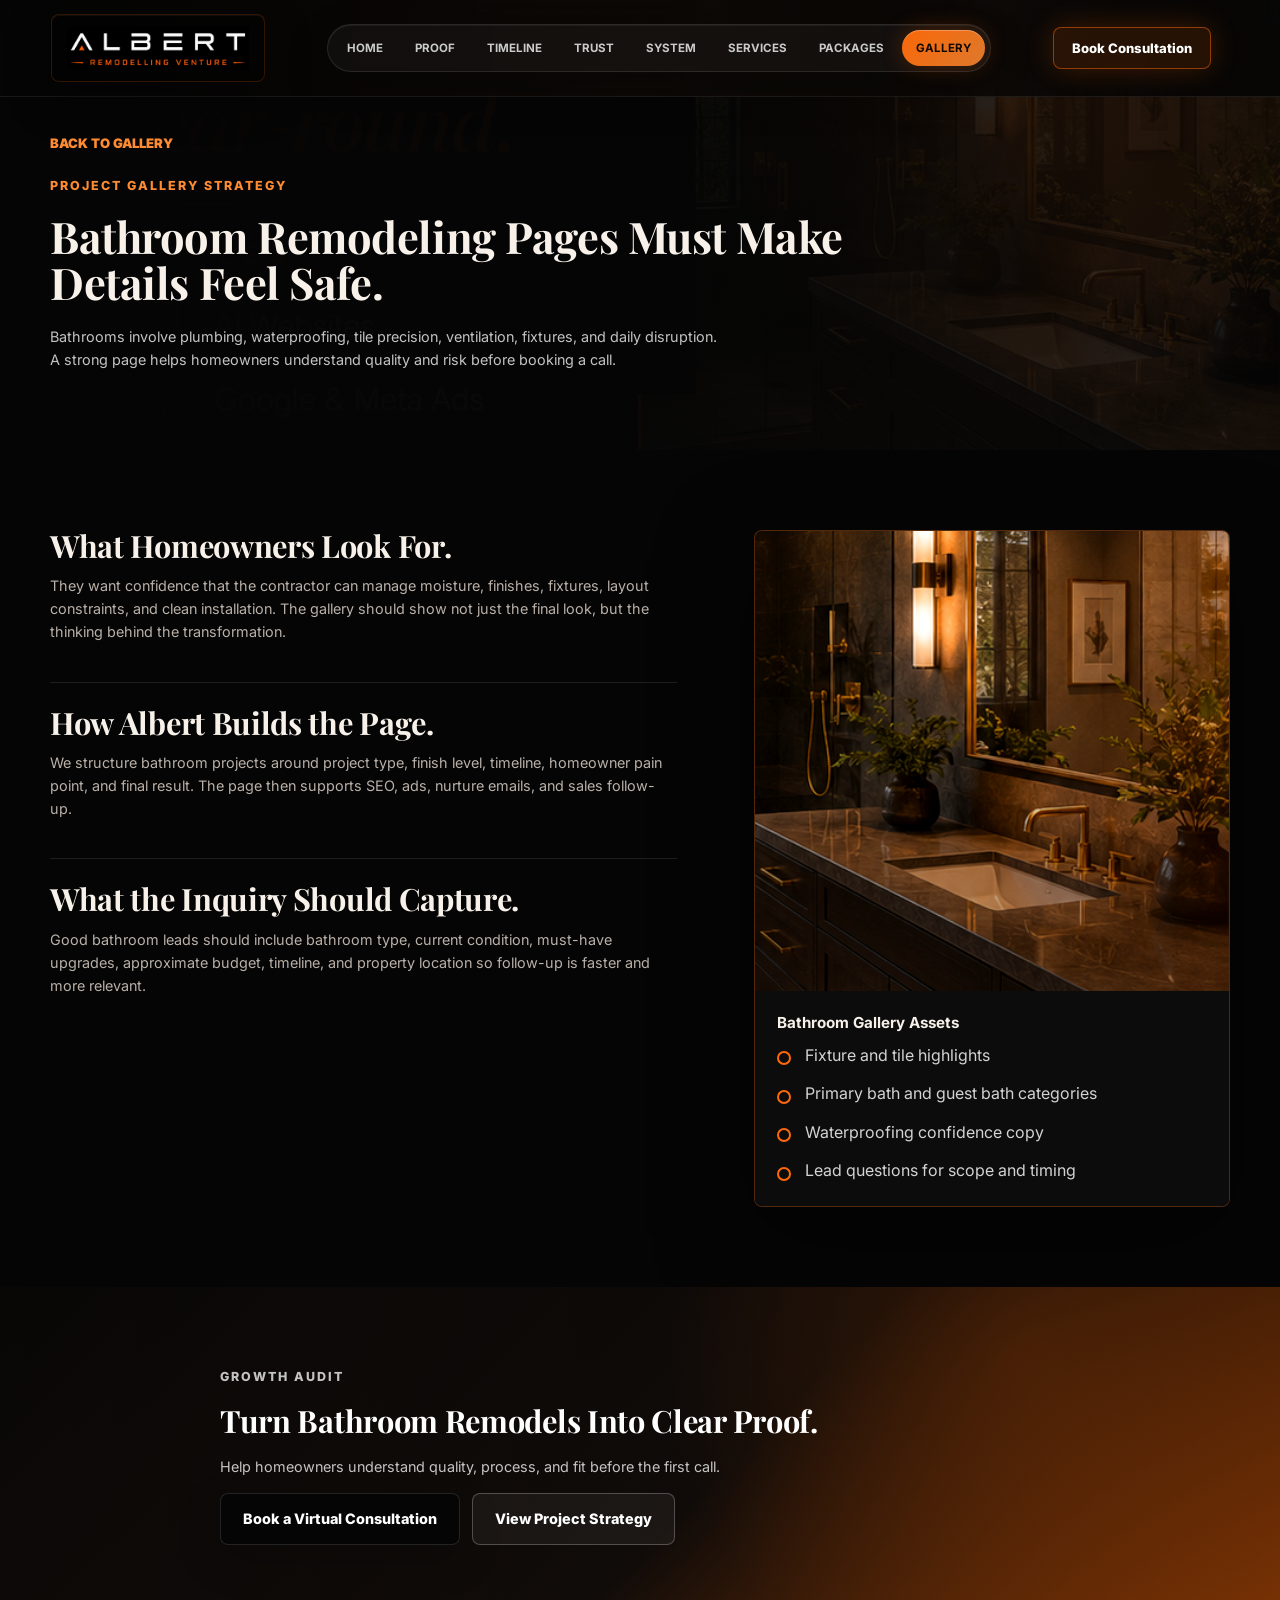
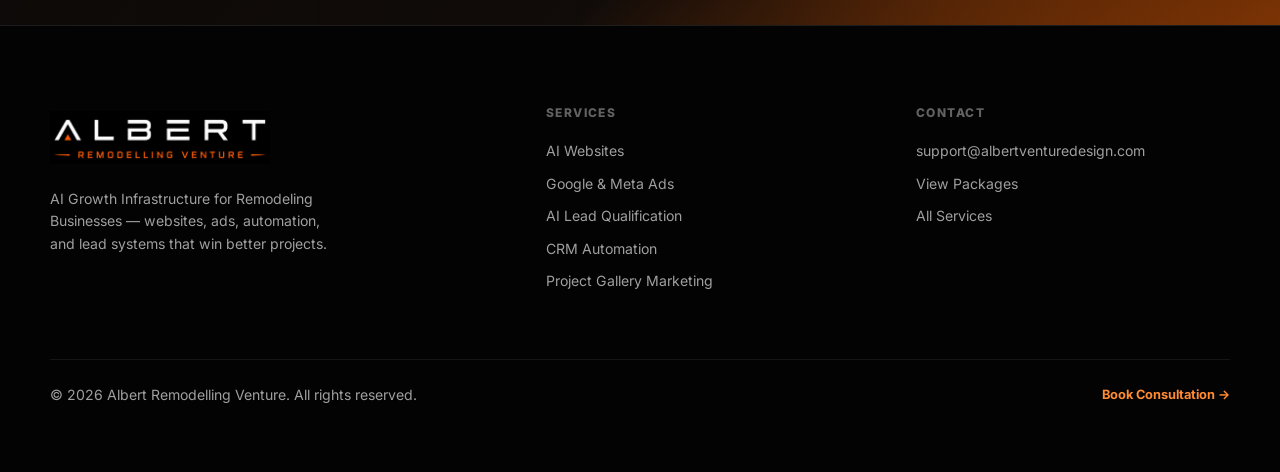
<file: bathroom-remodeling.html>
<!DOCTYPE html>
<html lang="en">
  <head>
    <meta charset="UTF-8" />
    <meta name="viewport" content="width=device-width, initial-scale=1.0" />
    <title>Bathroom Remodeling Strategy | Albert Remodelling Venture</title>
    <meta name="description" content="Bathroom remodeling gallery strategy for trust-building, homeowner education, lead qualification, and better remodeling inquiries." />
    <link rel="preconnect" href="https://fonts.googleapis.com" />
    <link rel="preconnect" href="https://fonts.gstatic.com" crossorigin />
    <link href="https://fonts.googleapis.com/css2?family=Inter:wght@400;500;600;700;800&family=Playfair+Display:wght@600;700&display=swap" rel="stylesheet" />
    <link rel="icon" type="image/png" href="assets/albert-favicon.png" />
    <link rel="apple-touch-icon" href="assets/apple-touch-icon.png" />
    <meta name="theme-color" content="#050505" />
    <meta property="og:type" content="website" />
    <meta property="og:title" content="Bathroom Remodeling Strategy | Albert Remodelling Venture" />
    <meta property="og:description" content="Bathroom remodeling gallery strategy for trust-building, homeowner education, lead qualification, and better remodeling inquiries." />
    <link rel="stylesheet" href="styles.css" />
    <noscript><style>.reveal{opacity:1!important;transform:none!important}</style></noscript>
  </head>
  <body>
    <a href="#main" class="skip-link">Skip to main content</a>
    <header class="site-header" data-header><a class="brand" href="index.html" aria-label="Albert Remodelling Venture home"><img src="assets/albert-logo-wordmark.png" alt="Albert Remodelling Venture logo" /></a><nav class="nav" data-nav aria-label="Primary navigation"><a href="index.html">Home</a><a href="index.html#before-after-proof">Proof</a><a href="index.html#project-timeline">Timeline</a><a href="trust.html">Trust</a><a href="system.html">System</a><a href="services.html">Services</a><a href="packages.html">Packages</a><a class="is-active" href="gallery.html">Gallery</a></nav><a class="header-cta" href="index.html#virtual-consultation">Book Consultation</a><button class="nav-toggle" type="button" data-nav-toggle aria-label="Open navigation" aria-expanded="false"><span></span><span></span><span></span></button></header>
    <main id="main">
      <section class="page-hero"><div class="page-hero-bg" aria-hidden="true"><img src="albert_remodelling_venture_neat_folder/albert_remodelling_venture_neat_folder/03_CAROUSEL_POST_3_Year_Round_Pipeline/slide_04.png" alt="" loading="eager" fetchpriority="high" decoding="async" /></div><div class="container"><a class="text-link reveal" href="gallery.html">Back to Gallery</a><p class="eyebrow reveal">Project Gallery Strategy</p><h1 class="reveal">Bathroom Remodeling Pages Must Make Details Feel Safe.</h1><p class="reveal">Bathrooms involve plumbing, waterproofing, tile precision, ventilation, fixtures, and daily disruption. A strong page helps homeowners understand quality and risk before booking a call.</p></div></section>
      <section class="section-pad"><div class="container detail-grid"><div class="detail-copy"><div class="detail-block reveal"><h2>What Homeowners Look For.</h2><p>They want confidence that the contractor can manage moisture, finishes, fixtures, layout constraints, and clean installation. The gallery should show not just the final look, but the thinking behind the transformation.</p></div><div class="detail-block reveal"><h2>How Albert Builds the Page.</h2><p>We structure bathroom projects around project type, finish level, timeline, homeowner pain point, and final result. The page then supports SEO, ads, nurture emails, and sales follow-up.</p></div><div class="detail-block reveal"><h2>What the Inquiry Should Capture.</h2><p>Good bathroom leads should include bathroom type, current condition, must-have upgrades, approximate budget, timeline, and property location so follow-up is faster and more relevant.</p></div></div><aside class="detail-visual reveal"><div class="project-visual bath" role="img" aria-label="Bathroom remodeling visual"></div><div class="detail-visual-caption"><h3>Bathroom Gallery Assets</h3><ul class="check-list"><li>Fixture and tile highlights</li><li>Primary bath and guest bath categories</li><li>Waterproofing confidence copy</li><li>Lead questions for scope and timing</li></ul></div></aside></div></section>
      <section class="final-cta section-pad section-orange"><div class="container narrow reveal"><p class="eyebrow">Growth Audit</p><h2>Turn Bathroom Remodels Into Clear Proof.</h2><p>Help homeowners understand quality, process, and fit before the first call.</p><div class="hero-actions"><a class="btn btn-dark" href="index.html#virtual-consultation">Book a Virtual Consultation</a><a class="btn btn-ghost-dark" href="index.html#project-strategy">View Project Strategy</a></div></div></section>
    </main>
        <footer class="footer">
      <div class="container">
        <div class="footer-inner">
          <div>
            <img class="footer-logo" src="assets/albert-logo-wordmark.png" alt="Albert Remodelling Venture logo" loading="lazy" decoding="async" />
            <p class="footer-tagline">AI Growth Infrastructure for Remodeling Businesses — websites, ads, automation, and lead systems that win better projects.</p>
          </div>
          <div>
            <h2>Services</h2>
            <p>AI Websites</p>
            <p>Google &amp; Meta Ads</p>
            <p>AI Lead Qualification</p>
            <p>CRM Automation</p>
            <p>Project Gallery Marketing</p>
          </div>
          <div>
            <h2>Contact</h2>
            <a href="mailto:support@albertventuredesign.com">support@albertventuredesign.com</a>
            <a href="packages.html">View Packages</a>
            <a href="services.html">All Services</a>
          </div>
        </div>
        <div class="footer-bottom">
          <p class="copyright">&copy; 2026 Albert Remodelling Venture. All rights reserved.</p>
          <a href="index.html#virtual-consultation" style="font-size:0.8rem;font-weight:700;color:var(--orange-2);">Book Consultation &rarr;</a>
        </div>
      </div>
    </footer><script src="script.js"></script>
  </body>
</html>
</file>
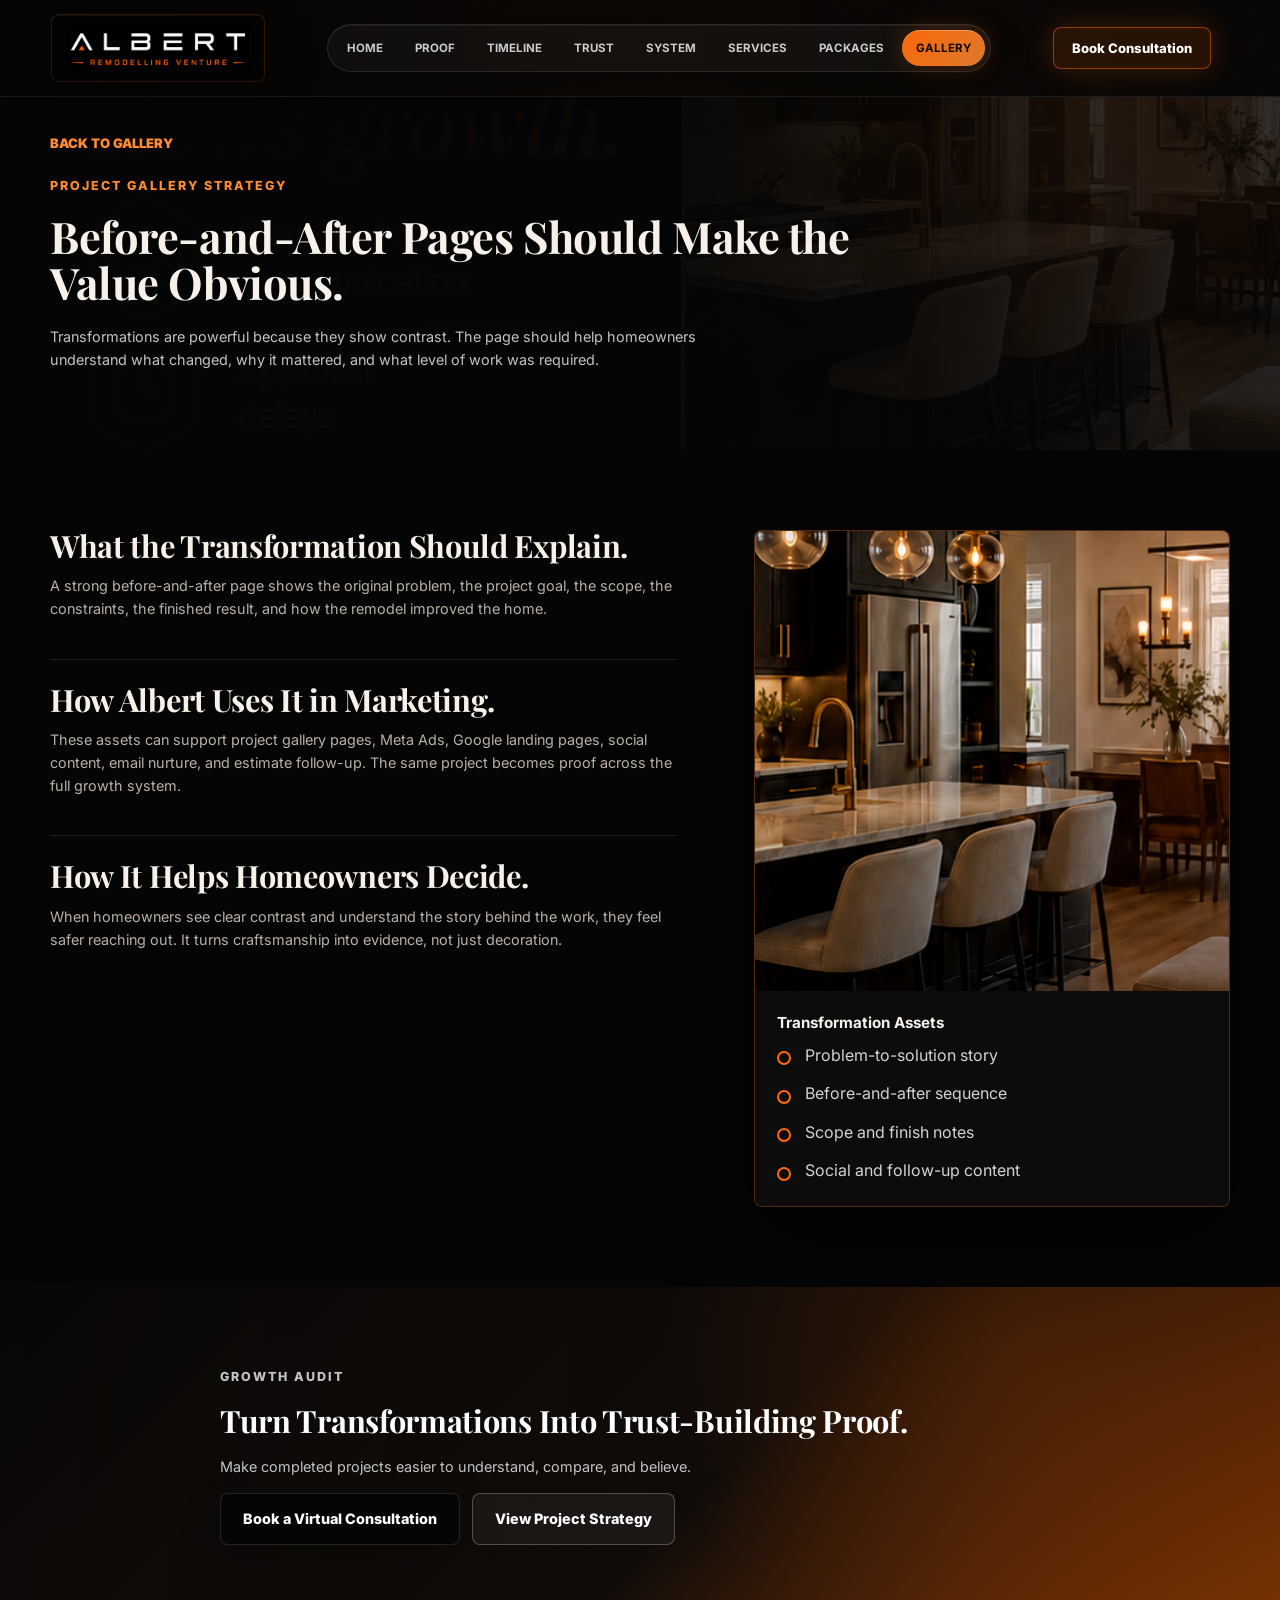
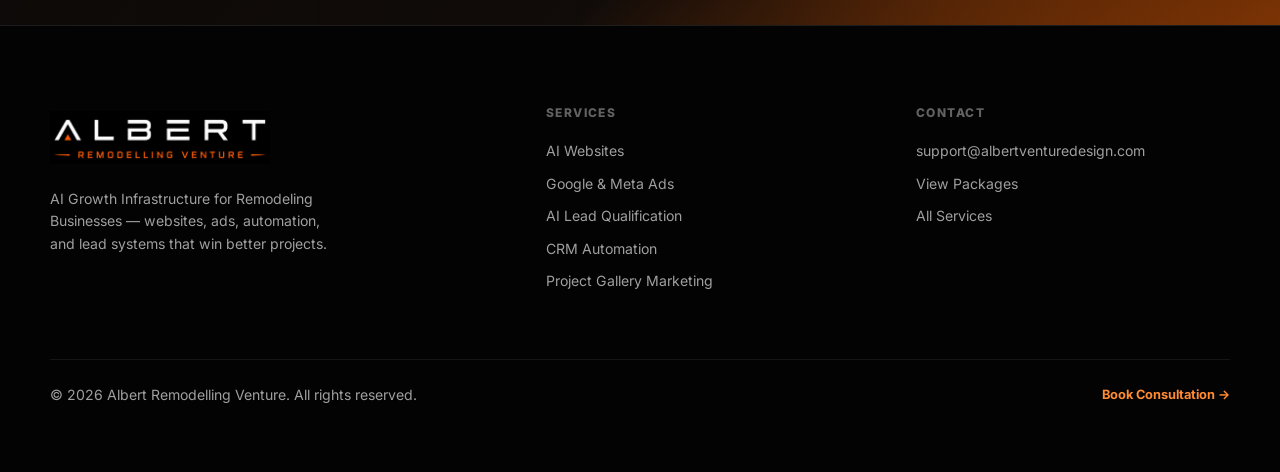
<file: before-after-transformations.html>
<!DOCTYPE html>
<html lang="en">
  <head><meta charset="UTF-8" /><meta name="viewport" content="width=device-width, initial-scale=1.0" /><title>Before and After Transformation Strategy | Albert Remodelling Venture</title><meta name="description" content="Before-and-after transformation gallery strategy for remodelers that need to prove quality, process, scope, and homeowner value." /><link rel="preconnect" href="https://fonts.googleapis.com" /><link rel="preconnect" href="https://fonts.gstatic.com" crossorigin /><link href="https://fonts.googleapis.com/css2?family=Inter:wght@400;500;600;700;800&family=Playfair+Display:wght@600;700&display=swap" rel="stylesheet" /><link rel="icon" type="image/png" href="assets/albert-favicon.png" />
    <link rel="apple-touch-icon" href="assets/apple-touch-icon.png" />
    <meta name="theme-color" content="#050505" />
    <meta property="og:type" content="website" />
    <meta property="og:title" content="Before and After Transformation Strategy | Albert Remodelling Venture" />
    <meta property="og:description" content="Before-and-after transformation gallery strategy for remodelers that need to prove quality, process, scope, and homeowner value." />
    <link rel="stylesheet" href="styles.css" />
    <noscript><style>.reveal{opacity:1!important;transform:none!important}</style></noscript>
  </head>
  <body>
    <a href="#main" class="skip-link">Skip to main content</a>
    <header class="site-header" data-header><a class="brand" href="index.html" aria-label="Albert Remodelling Venture home"><img src="assets/albert-logo-wordmark.png" alt="Albert Remodelling Venture logo" /></a><nav class="nav" data-nav aria-label="Primary navigation"><a href="index.html">Home</a><a href="index.html#before-after-proof">Proof</a><a href="index.html#project-timeline">Timeline</a><a href="trust.html">Trust</a><a href="system.html">System</a><a href="services.html">Services</a><a href="packages.html">Packages</a><a class="is-active" href="gallery.html">Gallery</a></nav><a class="header-cta" href="index.html#virtual-consultation">Book Consultation</a><button class="nav-toggle" type="button" data-nav-toggle aria-label="Open navigation" aria-expanded="false"><span></span><span></span><span></span></button></header>
    <main id="main">
      <section class="page-hero"><div class="page-hero-bg" aria-hidden="true"><img src="albert_remodelling_venture_neat_folder/albert_remodelling_venture_neat_folder/02_CAROUSEL_POST_2_Project_Friction/slide_02.png" alt="" loading="eager" fetchpriority="high" decoding="async" /></div><div class="container"><a class="text-link reveal" href="gallery.html">Back to Gallery</a><p class="eyebrow reveal">Project Gallery Strategy</p><h1 class="reveal">Before-and-After Pages Should Make the Value Obvious.</h1><p class="reveal">Transformations are powerful because they show contrast. The page should help homeowners understand what changed, why it mattered, and what level of work was required.</p></div></section>
      <section class="section-pad"><div class="container detail-grid"><div class="detail-copy"><div class="detail-block reveal"><h2>What the Transformation Should Explain.</h2><p>A strong before-and-after page shows the original problem, the project goal, the scope, the constraints, the finished result, and how the remodel improved the home.</p></div><div class="detail-block reveal"><h2>How Albert Uses It in Marketing.</h2><p>These assets can support project gallery pages, Meta Ads, Google landing pages, social content, email nurture, and estimate follow-up. The same project becomes proof across the full growth system.</p></div><div class="detail-block reveal"><h2>How It Helps Homeowners Decide.</h2><p>When homeowners see clear contrast and understand the story behind the work, they feel safer reaching out. It turns craftsmanship into evidence, not just decoration.</p></div></div><aside class="detail-visual reveal"><div class="project-visual before" role="img" aria-label="Before and after transformation visual"></div><div class="detail-visual-caption"><h3>Transformation Assets</h3><ul class="check-list"><li>Problem-to-solution story</li><li>Before-and-after sequence</li><li>Scope and finish notes</li><li>Social and follow-up content</li></ul></div></aside></div></section>
      <section class="final-cta section-pad section-orange"><div class="container narrow reveal"><p class="eyebrow">Growth Audit</p><h2>Turn Transformations Into Trust-Building Proof.</h2><p>Make completed projects easier to understand, compare, and believe.</p><div class="hero-actions"><a class="btn btn-dark" href="index.html#virtual-consultation">Book a Virtual Consultation</a><a class="btn btn-ghost-dark" href="index.html#project-strategy">View Project Strategy</a></div></div></section>
    </main>
        <footer class="footer">
      <div class="container">
        <div class="footer-inner">
          <div>
            <img class="footer-logo" src="assets/albert-logo-wordmark.png" alt="Albert Remodelling Venture logo" loading="lazy" decoding="async" />
            <p class="footer-tagline">AI Growth Infrastructure for Remodeling Businesses — websites, ads, automation, and lead systems that win better projects.</p>
          </div>
          <div>
            <h2>Services</h2>
            <p>AI Websites</p>
            <p>Google &amp; Meta Ads</p>
            <p>AI Lead Qualification</p>
            <p>CRM Automation</p>
            <p>Project Gallery Marketing</p>
          </div>
          <div>
            <h2>Contact</h2>
            <a href="mailto:support@albertventuredesign.com">support@albertventuredesign.com</a>
            <a href="packages.html">View Packages</a>
            <a href="services.html">All Services</a>
          </div>
        </div>
        <div class="footer-bottom">
          <p class="copyright">&copy; 2026 Albert Remodelling Venture. All rights reserved.</p>
          <a href="index.html#virtual-consultation" style="font-size:0.8rem;font-weight:700;color:var(--orange-2);">Book Consultation &rarr;</a>
        </div>
      </div>
    </footer><script src="script.js"></script>
  </body>
</html>
</file>
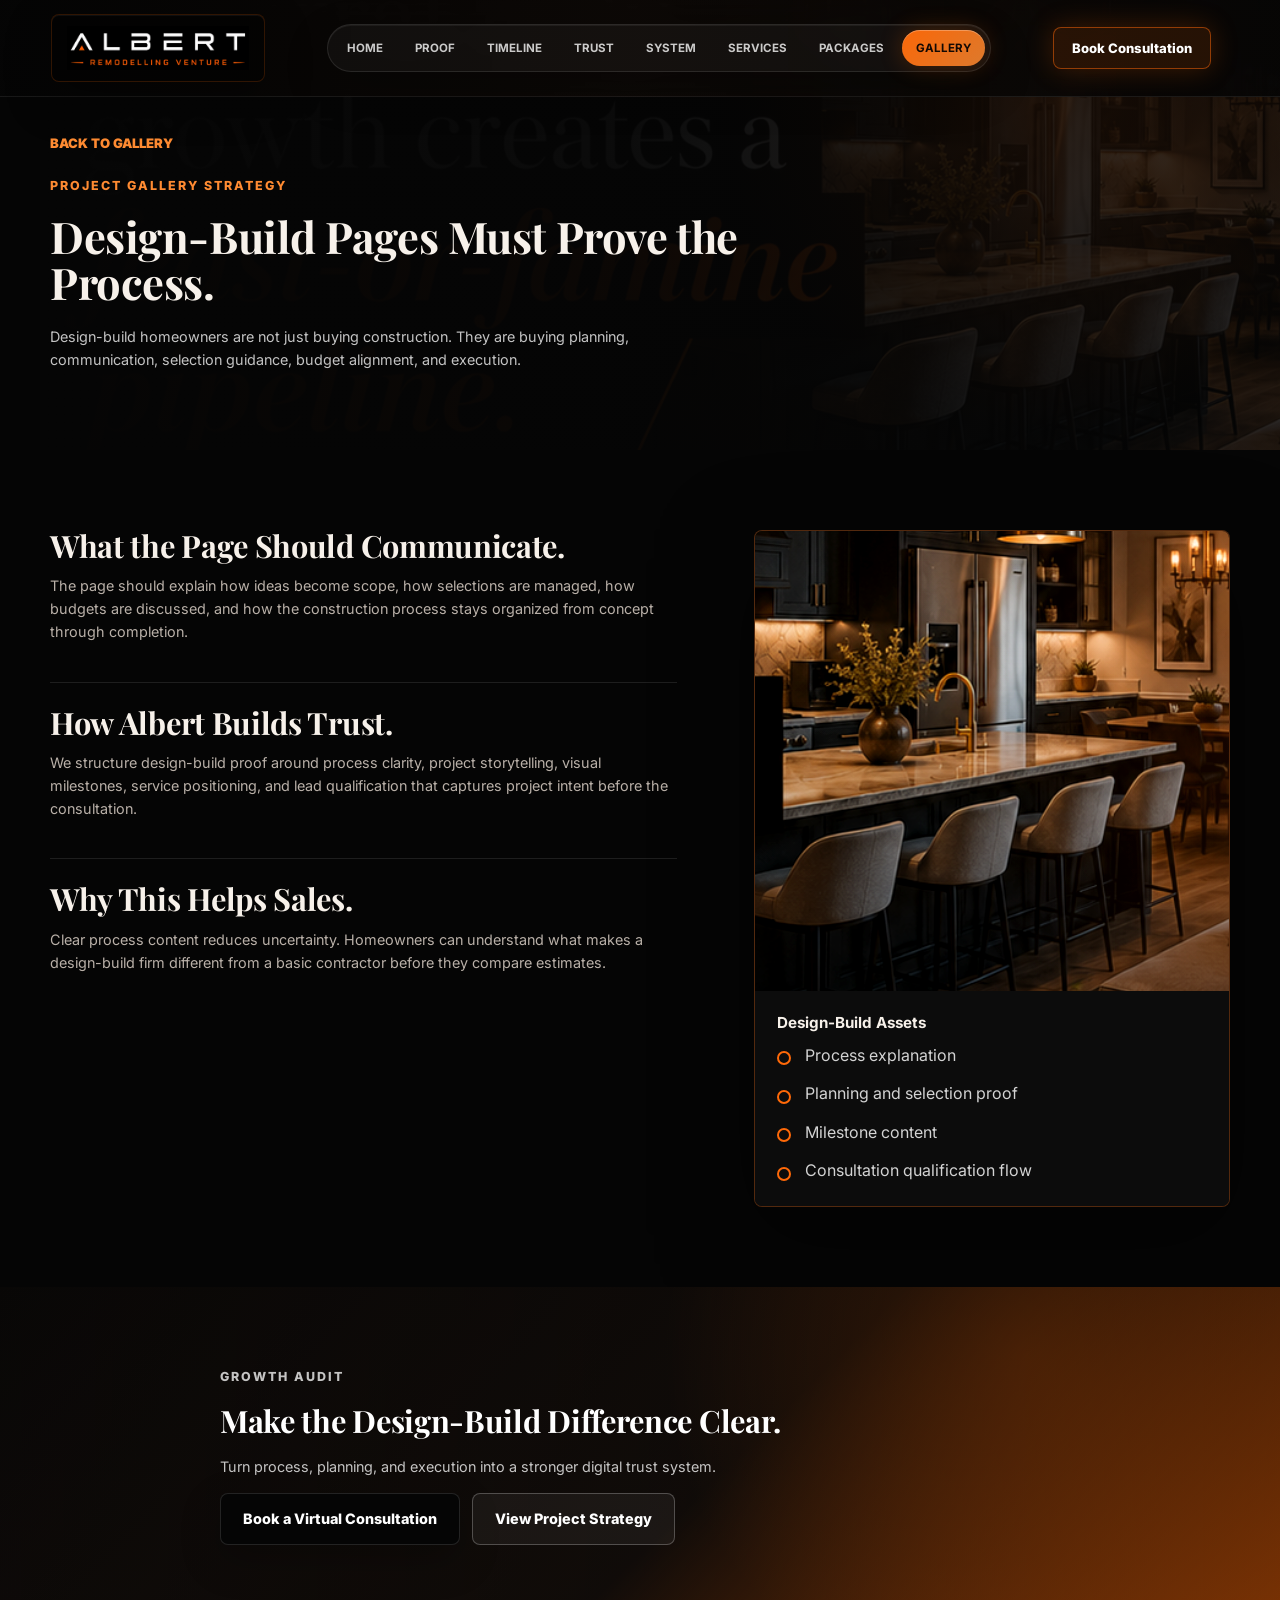
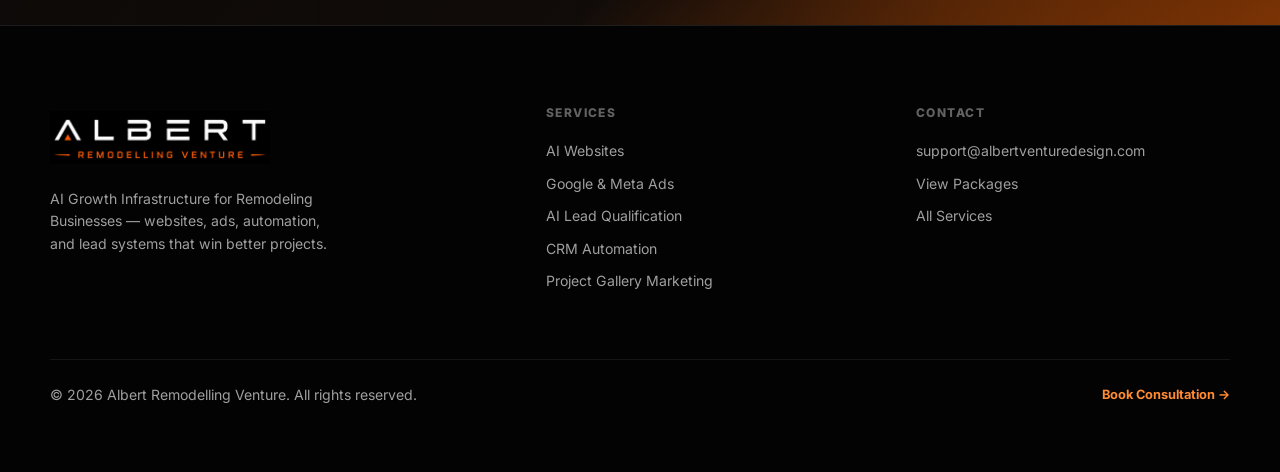
<file: design-build-projects.html>
<!DOCTYPE html>
<html lang="en">
  <head><meta charset="UTF-8" /><meta name="viewport" content="width=device-width, initial-scale=1.0" /><title>Design-Build Project Strategy | Albert Remodelling Venture</title><meta name="description" content="Design-build gallery strategy for remodeling companies that need to explain planning, design, selections, budget alignment, and construction follow-through." /><link rel="preconnect" href="https://fonts.googleapis.com" /><link rel="preconnect" href="https://fonts.gstatic.com" crossorigin /><link href="https://fonts.googleapis.com/css2?family=Inter:wght@400;500;600;700;800&family=Playfair+Display:wght@600;700&display=swap" rel="stylesheet" /><link rel="icon" type="image/png" href="assets/albert-favicon.png" />
    <link rel="apple-touch-icon" href="assets/apple-touch-icon.png" />
    <meta name="theme-color" content="#050505" />
    <meta property="og:type" content="website" />
    <meta property="og:title" content="Design-Build Project Strategy | Albert Remodelling Venture" />
    <meta property="og:description" content="Design-build gallery strategy for remodeling companies that need to explain planning, design, selections, budget alignment, and construction follow-through." />
    <link rel="stylesheet" href="styles.css" />
    <noscript><style>.reveal{opacity:1!important;transform:none!important}</style></noscript>
  </head>
  <body>
    <a href="#main" class="skip-link">Skip to main content</a>
    <header class="site-header" data-header><a class="brand" href="index.html" aria-label="Albert Remodelling Venture home"><img src="assets/albert-logo-wordmark.png" alt="Albert Remodelling Venture logo" /></a><nav class="nav" data-nav aria-label="Primary navigation"><a href="index.html">Home</a><a href="index.html#before-after-proof">Proof</a><a href="index.html#project-timeline">Timeline</a><a href="trust.html">Trust</a><a href="system.html">System</a><a href="services.html">Services</a><a href="packages.html">Packages</a><a class="is-active" href="gallery.html">Gallery</a></nav><a class="header-cta" href="index.html#virtual-consultation">Book Consultation</a><button class="nav-toggle" type="button" data-nav-toggle aria-label="Open navigation" aria-expanded="false"><span></span><span></span><span></span></button></header>
    <main id="main">
      <section class="page-hero"><div class="page-hero-bg" aria-hidden="true"><img src="albert_remodelling_venture_neat_folder/albert_remodelling_venture_neat_folder/03_CAROUSEL_POST_3_Year_Round_Pipeline/slide_01.png" alt="" loading="eager" fetchpriority="high" decoding="async" /></div><div class="container"><a class="text-link reveal" href="gallery.html">Back to Gallery</a><p class="eyebrow reveal">Project Gallery Strategy</p><h1 class="reveal">Design-Build Pages Must Prove the Process.</h1><p class="reveal">Design-build homeowners are not just buying construction. They are buying planning, communication, selection guidance, budget alignment, and execution.</p></div></section>
      <section class="section-pad"><div class="container detail-grid"><div class="detail-copy"><div class="detail-block reveal"><h2>What the Page Should Communicate.</h2><p>The page should explain how ideas become scope, how selections are managed, how budgets are discussed, and how the construction process stays organized from concept through completion.</p></div><div class="detail-block reveal"><h2>How Albert Builds Trust.</h2><p>We structure design-build proof around process clarity, project storytelling, visual milestones, service positioning, and lead qualification that captures project intent before the consultation.</p></div><div class="detail-block reveal"><h2>Why This Helps Sales.</h2><p>Clear process content reduces uncertainty. Homeowners can understand what makes a design-build firm different from a basic contractor before they compare estimates.</p></div></div><aside class="detail-visual reveal"><div class="project-visual design" role="img" aria-label="Design-build project visual"></div><div class="detail-visual-caption"><h3>Design-Build Assets</h3><ul class="check-list"><li>Process explanation</li><li>Planning and selection proof</li><li>Milestone content</li><li>Consultation qualification flow</li></ul></div></aside></div></section>
      <section class="final-cta section-pad section-orange"><div class="container narrow reveal"><p class="eyebrow">Growth Audit</p><h2>Make the Design-Build Difference Clear.</h2><p>Turn process, planning, and execution into a stronger digital trust system.</p><div class="hero-actions"><a class="btn btn-dark" href="index.html#virtual-consultation">Book a Virtual Consultation</a><a class="btn btn-ghost-dark" href="index.html#project-strategy">View Project Strategy</a></div></div></section>
    </main>
        <footer class="footer">
      <div class="container">
        <div class="footer-inner">
          <div>
            <img class="footer-logo" src="assets/albert-logo-wordmark.png" alt="Albert Remodelling Venture logo" loading="lazy" decoding="async" />
            <p class="footer-tagline">AI Growth Infrastructure for Remodeling Businesses — websites, ads, automation, and lead systems that win better projects.</p>
          </div>
          <div>
            <h2>Services</h2>
            <p>AI Websites</p>
            <p>Google &amp; Meta Ads</p>
            <p>AI Lead Qualification</p>
            <p>CRM Automation</p>
            <p>Project Gallery Marketing</p>
          </div>
          <div>
            <h2>Contact</h2>
            <a href="mailto:support@albertventuredesign.com">support@albertventuredesign.com</a>
            <a href="packages.html">View Packages</a>
            <a href="services.html">All Services</a>
          </div>
        </div>
        <div class="footer-bottom">
          <p class="copyright">&copy; 2026 Albert Remodelling Venture. All rights reserved.</p>
          <a href="index.html#virtual-consultation" style="font-size:0.8rem;font-weight:700;color:var(--orange-2);">Book Consultation &rarr;</a>
        </div>
      </div>
    </footer><script src="script.js"></script>
  </body>
</html>
</file>
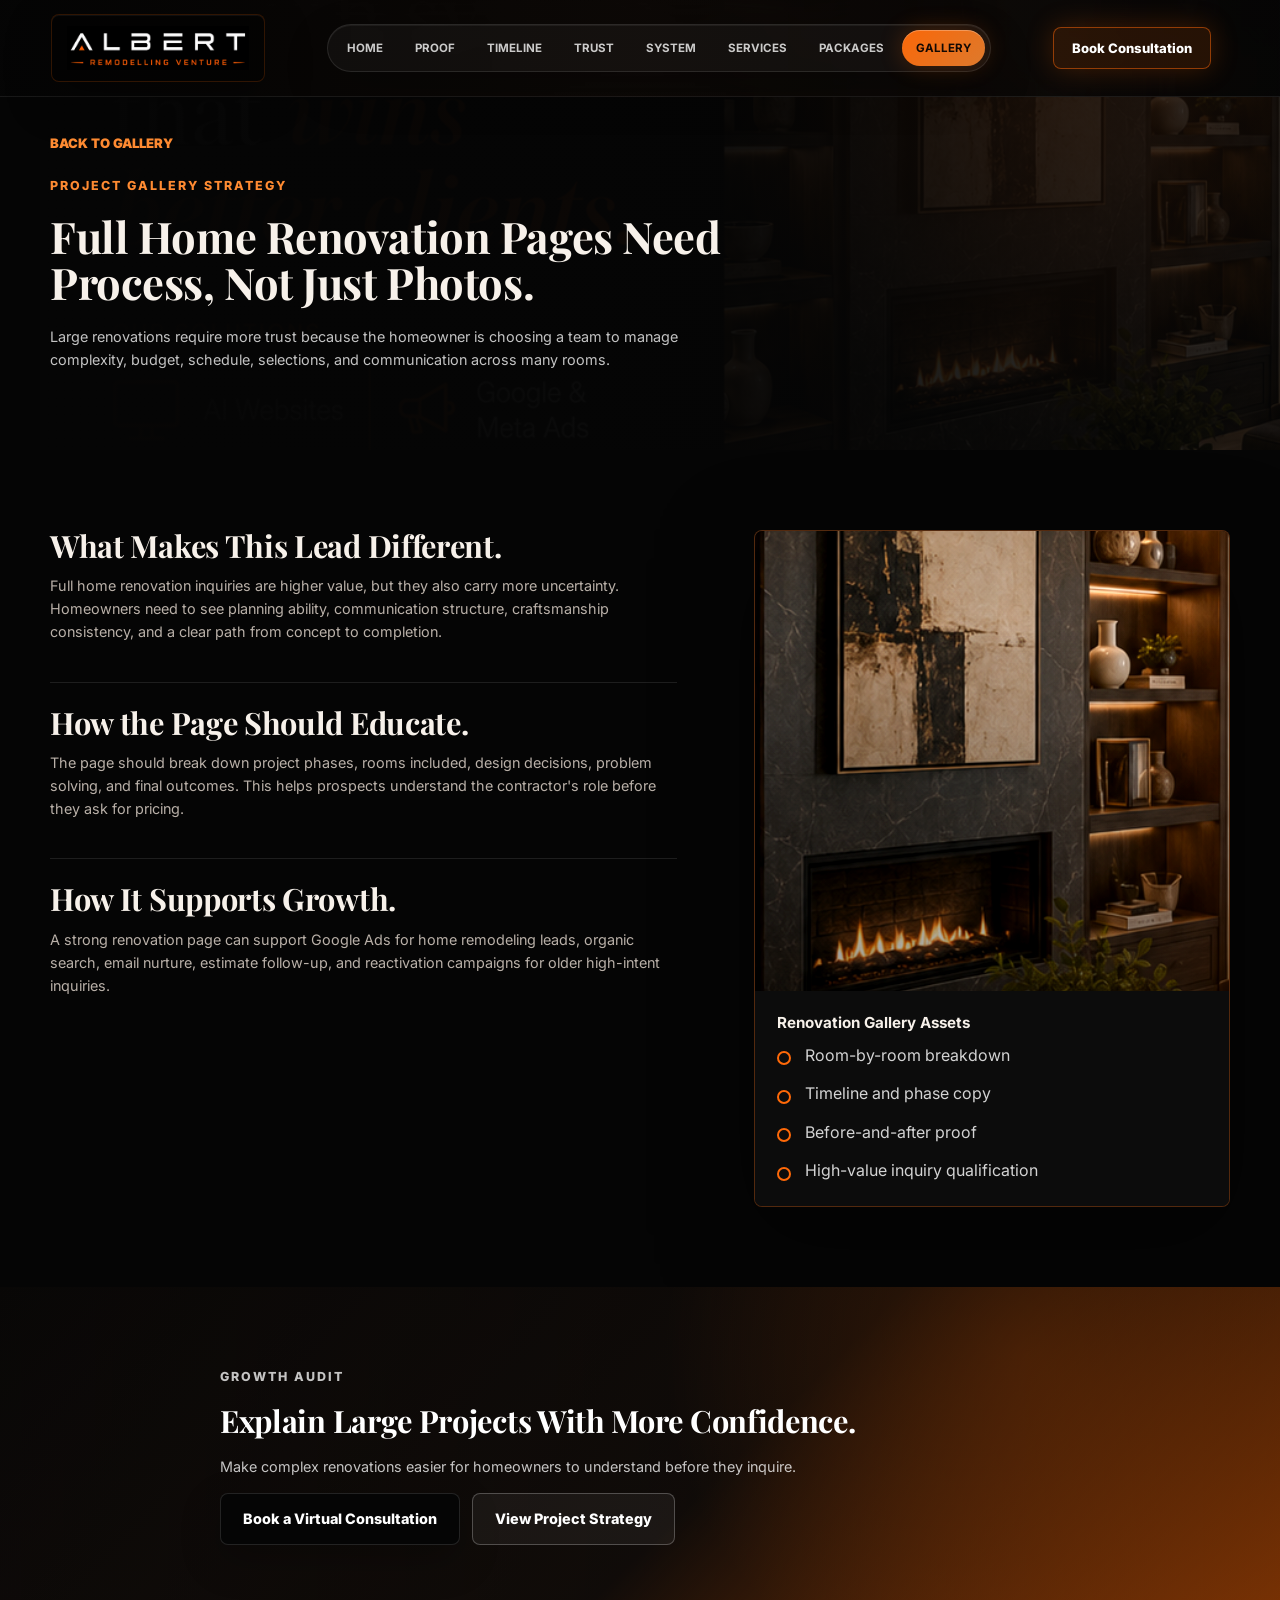
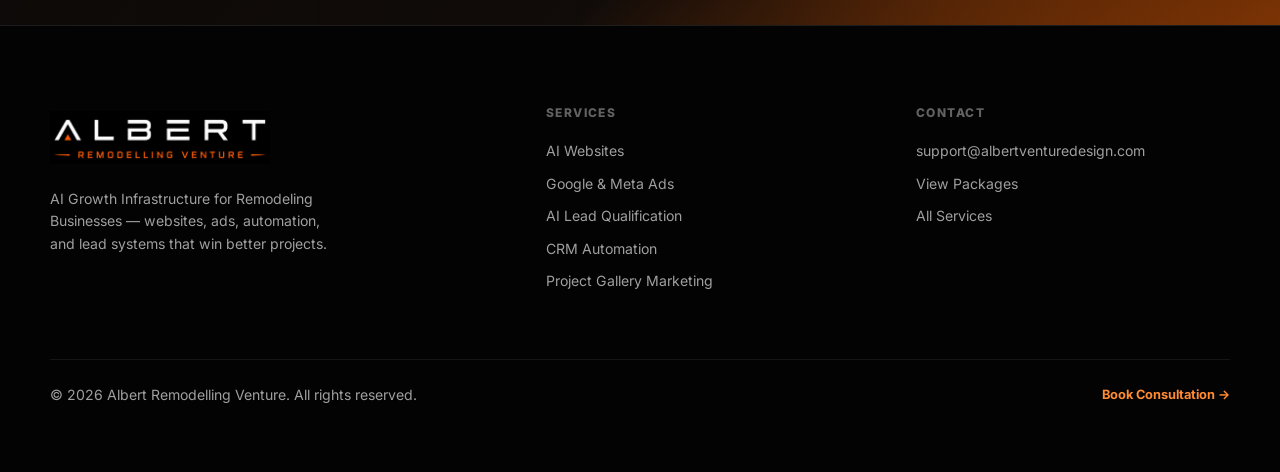
<file: full-home-renovations.html>
<!DOCTYPE html>
<html lang="en">
  <head><meta charset="UTF-8" /><meta name="viewport" content="width=device-width, initial-scale=1.0" /><title>Full Home Renovations Strategy | Albert Remodelling Venture</title><meta name="description" content="Full home renovation gallery strategy for design-build firms and remodelers that need to explain scope, trust, process, and project quality." /><link rel="preconnect" href="https://fonts.googleapis.com" /><link rel="preconnect" href="https://fonts.gstatic.com" crossorigin /><link href="https://fonts.googleapis.com/css2?family=Inter:wght@400;500;600;700;800&family=Playfair+Display:wght@600;700&display=swap" rel="stylesheet" /><link rel="icon" type="image/png" href="assets/albert-favicon.png" />
    <link rel="apple-touch-icon" href="assets/apple-touch-icon.png" />
    <meta name="theme-color" content="#050505" />
    <meta property="og:type" content="website" />
    <meta property="og:title" content="Full Home Renovations Strategy | Albert Remodelling Venture" />
    <meta property="og:description" content="Full home renovation gallery strategy for design-build firms and remodelers that need to explain scope, trust, process, and project quality." />
    <link rel="stylesheet" href="styles.css" />
    <noscript><style>.reveal{opacity:1!important;transform:none!important}</style></noscript>
  </head>
  <body>
    <a href="#main" class="skip-link">Skip to main content</a>
    <header class="site-header" data-header><a class="brand" href="index.html" aria-label="Albert Remodelling Venture home"><img src="assets/albert-logo-wordmark.png" alt="Albert Remodelling Venture logo" /></a><nav class="nav" data-nav aria-label="Primary navigation"><a href="index.html">Home</a><a href="index.html#before-after-proof">Proof</a><a href="index.html#project-timeline">Timeline</a><a href="trust.html">Trust</a><a href="system.html">System</a><a href="services.html">Services</a><a href="packages.html">Packages</a><a class="is-active" href="gallery.html">Gallery</a></nav><a class="header-cta" href="index.html#virtual-consultation">Book Consultation</a><button class="nav-toggle" type="button" data-nav-toggle aria-label="Open navigation" aria-expanded="false"><span></span><span></span><span></span></button></header>
    <main id="main">
      <section class="page-hero"><div class="page-hero-bg" aria-hidden="true"><img src="albert_remodelling_venture_neat_folder/albert_remodelling_venture_neat_folder/01_CAROUSEL_POST_1_Homeowners_Decide/slide_03.png" alt="" loading="eager" fetchpriority="high" decoding="async" /></div><div class="container"><a class="text-link reveal" href="gallery.html">Back to Gallery</a><p class="eyebrow reveal">Project Gallery Strategy</p><h1 class="reveal">Full Home Renovation Pages Need Process, Not Just Photos.</h1><p class="reveal">Large renovations require more trust because the homeowner is choosing a team to manage complexity, budget, schedule, selections, and communication across many rooms.</p></div></section>
      <section class="section-pad"><div class="container detail-grid"><div class="detail-copy"><div class="detail-block reveal"><h2>What Makes This Lead Different.</h2><p>Full home renovation inquiries are higher value, but they also carry more uncertainty. Homeowners need to see planning ability, communication structure, craftsmanship consistency, and a clear path from concept to completion.</p></div><div class="detail-block reveal"><h2>How the Page Should Educate.</h2><p>The page should break down project phases, rooms included, design decisions, problem solving, and final outcomes. This helps prospects understand the contractor's role before they ask for pricing.</p></div><div class="detail-block reveal"><h2>How It Supports Growth.</h2><p>A strong renovation page can support Google Ads for home remodeling leads, organic search, email nurture, estimate follow-up, and reactivation campaigns for older high-intent inquiries.</p></div></div><aside class="detail-visual reveal"><div class="project-visual living" role="img" aria-label="Full home renovation visual"></div><div class="detail-visual-caption"><h3>Renovation Gallery Assets</h3><ul class="check-list"><li>Room-by-room breakdown</li><li>Timeline and phase copy</li><li>Before-and-after proof</li><li>High-value inquiry qualification</li></ul></div></aside></div></section>
      <section class="final-cta section-pad section-orange"><div class="container narrow reveal"><p class="eyebrow">Growth Audit</p><h2>Explain Large Projects With More Confidence.</h2><p>Make complex renovations easier for homeowners to understand before they inquire.</p><div class="hero-actions"><a class="btn btn-dark" href="index.html#virtual-consultation">Book a Virtual Consultation</a><a class="btn btn-ghost-dark" href="index.html#project-strategy">View Project Strategy</a></div></div></section>
    </main>
        <footer class="footer">
      <div class="container">
        <div class="footer-inner">
          <div>
            <img class="footer-logo" src="assets/albert-logo-wordmark.png" alt="Albert Remodelling Venture logo" loading="lazy" decoding="async" />
            <p class="footer-tagline">AI Growth Infrastructure for Remodeling Businesses — websites, ads, automation, and lead systems that win better projects.</p>
          </div>
          <div>
            <h2>Services</h2>
            <p>AI Websites</p>
            <p>Google &amp; Meta Ads</p>
            <p>AI Lead Qualification</p>
            <p>CRM Automation</p>
            <p>Project Gallery Marketing</p>
          </div>
          <div>
            <h2>Contact</h2>
            <a href="mailto:support@albertventuredesign.com">support@albertventuredesign.com</a>
            <a href="packages.html">View Packages</a>
            <a href="services.html">All Services</a>
          </div>
        </div>
        <div class="footer-bottom">
          <p class="copyright">&copy; 2026 Albert Remodelling Venture. All rights reserved.</p>
          <a href="index.html#virtual-consultation" style="font-size:0.8rem;font-weight:700;color:var(--orange-2);">Book Consultation &rarr;</a>
        </div>
      </div>
    </footer><script src="script.js"></script>
  </body>
</html>
</file>
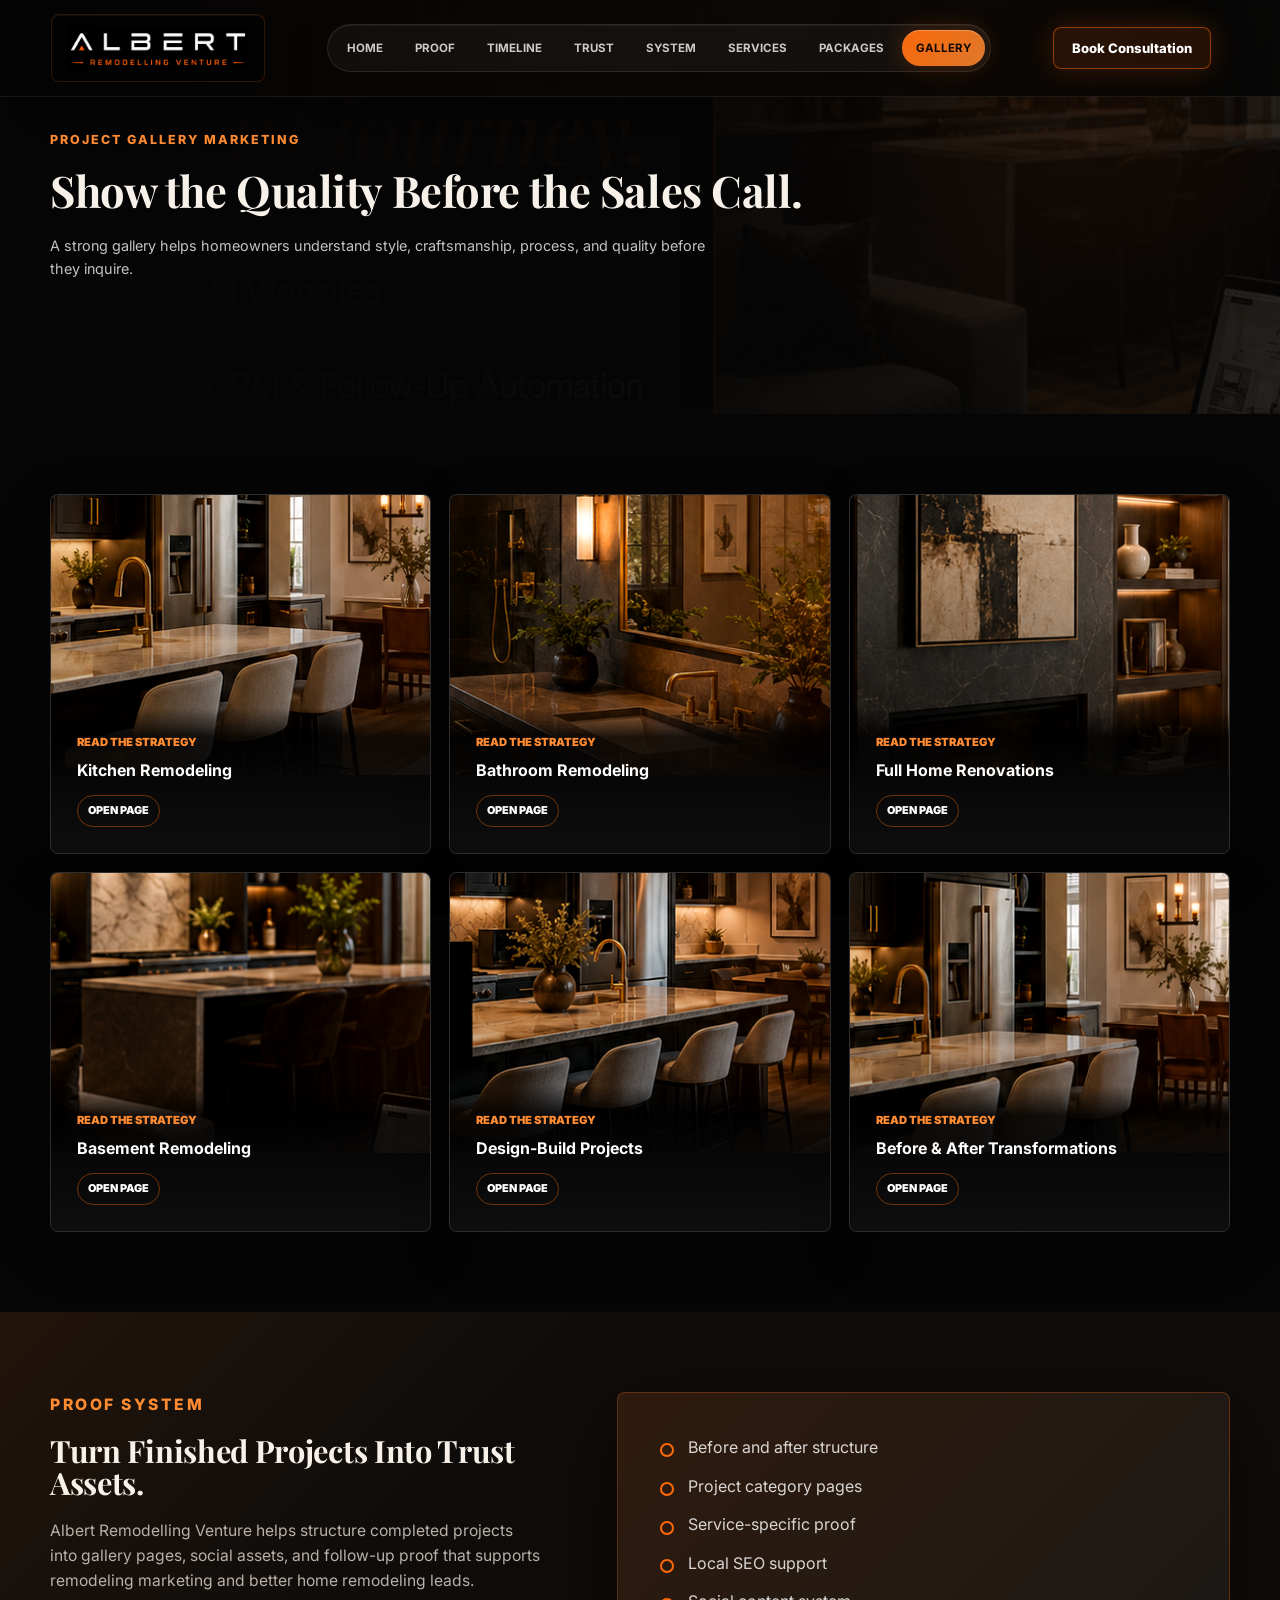
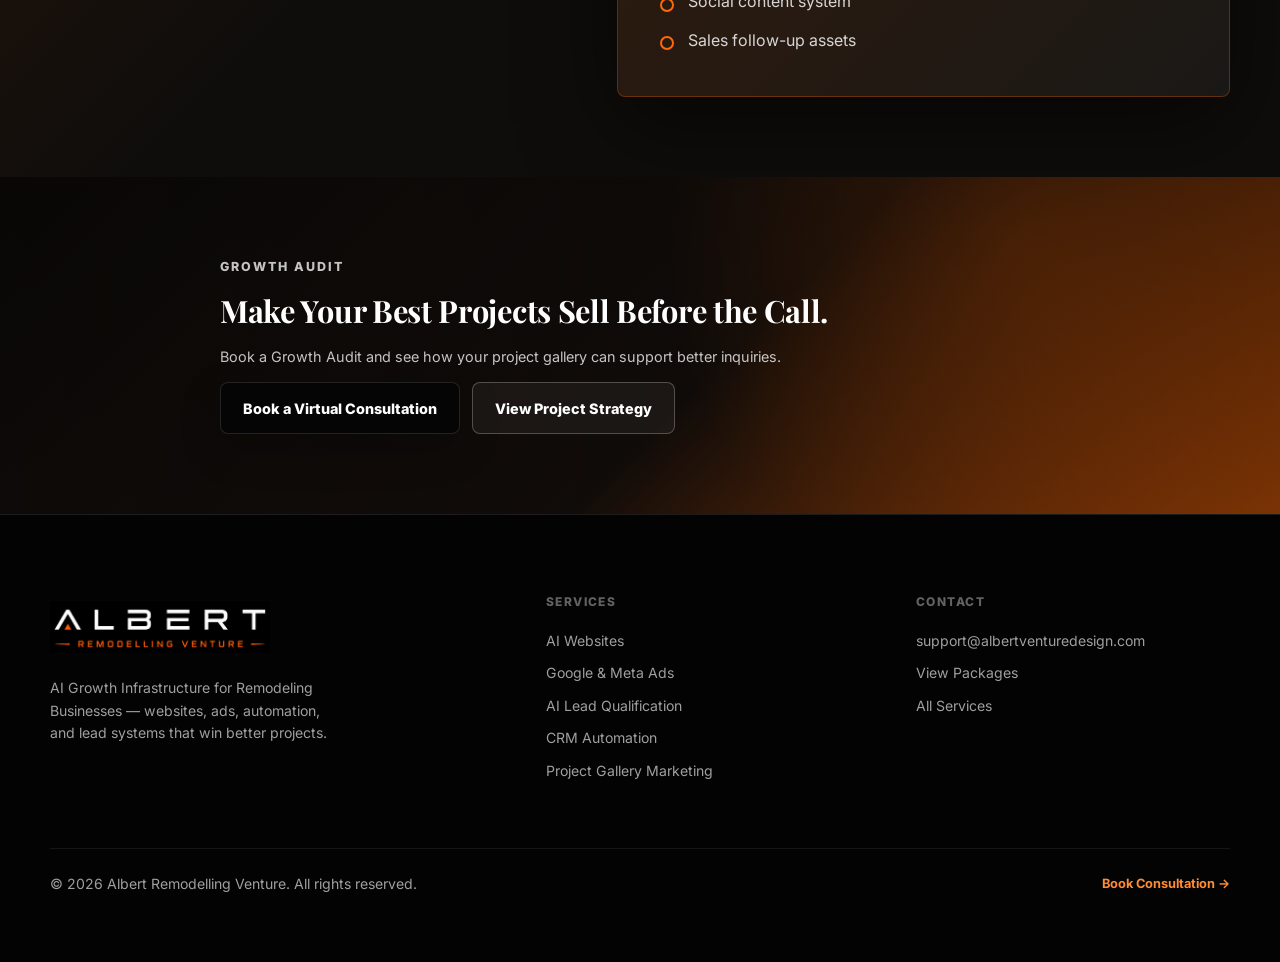
<file: gallery.html>
<!DOCTYPE html>
<html lang="en">
  <head>
    <meta charset="UTF-8" />
    <meta name="viewport" content="width=device-width, initial-scale=1.0" />
    <title>Gallery | Albert Remodelling Venture</title>
    <meta name="description" content="Project gallery marketing for kitchen remodeling, bathroom remodeling, full home renovations, basement remodeling, and before-after transformations." />
    <link rel="preconnect" href="https://fonts.googleapis.com" />
    <link rel="preconnect" href="https://fonts.gstatic.com" crossorigin />
    <link href="https://fonts.googleapis.com/css2?family=Inter:wght@400;500;600;700;800&family=Playfair+Display:wght@600;700&display=swap" rel="stylesheet" />
    <link rel="icon" type="image/png" href="assets/albert-favicon.png" />
    <link rel="apple-touch-icon" href="assets/apple-touch-icon.png" />
    <meta name="theme-color" content="#050505" />
    <meta property="og:type" content="website" />
    <meta property="og:title" content="Project Gallery | Albert Remodelling Venture" />
    <meta property="og:description" content="Project gallery marketing for kitchen remodeling, bathroom remodeling, full home renovations, basement remodeling, and before-after transformations." />
    <link rel="stylesheet" href="styles.css" />
    <noscript><style>.reveal{opacity:1!important;transform:none!important}</style></noscript>
  </head>
  <body>
    <a href="#main" class="skip-link">Skip to main content</a>
    <header class="site-header" data-header>
      <a class="brand" href="index.html" aria-label="Albert Remodelling Venture home"><img src="assets/albert-logo-wordmark.png" alt="Albert Remodelling Venture logo" /></a>
      <nav class="nav" data-nav aria-label="Primary navigation"><a href="index.html">Home</a><a href="index.html#before-after-proof">Proof</a><a href="index.html#project-timeline">Timeline</a><a href="trust.html">Trust</a><a href="system.html">System</a><a href="services.html">Services</a><a href="packages.html">Packages</a><a class="is-active" href="gallery.html">Gallery</a></nav>
      <a class="header-cta" href="index.html#virtual-consultation">Book Consultation</a>
      <button class="nav-toggle" type="button" data-nav-toggle aria-label="Open navigation" aria-expanded="false"><span></span><span></span><span></span></button>
    </header>

    <main id="main">
      <section class="page-hero">
        <div class="page-hero-bg" aria-hidden="true"><img src="albert_remodelling_venture_neat_folder/albert_remodelling_venture_neat_folder/02_CAROUSEL_POST_2_Project_Friction/slide_03.png" alt="" loading="eager" fetchpriority="high" decoding="async" /></div>
        <div class="container"><p class="eyebrow reveal">Project Gallery Marketing</p><h1 class="reveal">Show the Quality Before the Sales Call.</h1><p class="reveal">A strong gallery helps homeowners understand style, craftsmanship, process, and quality before they inquire.</p></div>
      </section>

      <section class="gallery section-pad">
        <div class="container">
          <div class="gallery-grid">
            <a class="gallery-card reveal" href="kitchen-remodeling.html"><div class="project-visual kitchen" role="img" aria-label="Premium kitchen remodeling project placeholder"></div><div class="gallery-card-copy"><span>Read the Strategy</span><h3>Kitchen Remodeling</h3></div></a>
            <a class="gallery-card reveal" href="bathroom-remodeling.html"><div class="project-visual bath" role="img" aria-label="Luxury bathroom remodeling project placeholder"></div><div class="gallery-card-copy"><span>Read the Strategy</span><h3>Bathroom Remodeling</h3></div></a>
            <a class="gallery-card reveal" href="full-home-renovations.html"><div class="project-visual living" role="img" aria-label="Full home renovation project placeholder"></div><div class="gallery-card-copy"><span>Read the Strategy</span><h3>Full Home Renovations</h3></div></a>
            <a class="gallery-card reveal" href="basement-remodeling.html"><div class="project-visual basement" role="img" aria-label="Basement remodeling project placeholder"></div><div class="gallery-card-copy"><span>Read the Strategy</span><h3>Basement Remodeling</h3></div></a>
            <a class="gallery-card reveal" href="design-build-projects.html"><div class="project-visual design" role="img" aria-label="Design-build remodeling project placeholder"></div><div class="gallery-card-copy"><span>Read the Strategy</span><h3>Design-Build Projects</h3></div></a>
            <a class="gallery-card reveal" href="before-after-transformations.html"><div class="project-visual before" role="img" aria-label="Before and after remodeling transformation placeholder"></div><div class="gallery-card-copy"><span>Read the Strategy</span><h3>Before &amp; After Transformations</h3></div></a>
          </div>
        </div>
      </section>

      <section class="section-pad section-warm">
        <div class="container page-grid">
          <div class="section-copy reveal"><p class="eyebrow">Proof System</p><h2>Turn Finished Projects Into Trust Assets.</h2><p>Albert Remodelling Venture helps structure completed projects into gallery pages, social assets, and follow-up proof that supports remodeling marketing and better home remodeling leads.</p></div>
          <aside class="page-aside page-panel reveal"><ul class="check-list"><li>Before and after structure</li><li>Project category pages</li><li>Service-specific proof</li><li>Local SEO support</li><li>Social content system</li><li>Sales follow-up assets</li></ul></aside>
        </div>
      </section>

      <section class="final-cta section-pad section-orange"><div class="container narrow reveal"><p class="eyebrow">Growth Audit</p><h2>Make Your Best Projects Sell Before the Call.</h2><p>Book a Growth Audit and see how your project gallery can support better inquiries.</p><div class="hero-actions"><a class="btn btn-dark" href="index.html#virtual-consultation">Book a Virtual Consultation</a><a class="btn btn-ghost-dark" href="index.html#project-strategy">View Project Strategy</a></div></div></section>
    </main>

        <footer class="footer">
      <div class="container">
        <div class="footer-inner">
          <div>
            <img class="footer-logo" src="assets/albert-logo-wordmark.png" alt="Albert Remodelling Venture logo" loading="lazy" decoding="async" />
            <p class="footer-tagline">AI Growth Infrastructure for Remodeling Businesses — websites, ads, automation, and lead systems that win better projects.</p>
          </div>
          <div>
            <h2>Services</h2>
            <p>AI Websites</p>
            <p>Google &amp; Meta Ads</p>
            <p>AI Lead Qualification</p>
            <p>CRM Automation</p>
            <p>Project Gallery Marketing</p>
          </div>
          <div>
            <h2>Contact</h2>
            <a href="mailto:support@albertventuredesign.com">support@albertventuredesign.com</a>
            <a href="packages.html">View Packages</a>
            <a href="services.html">All Services</a>
          </div>
        </div>
        <div class="footer-bottom">
          <p class="copyright">&copy; 2026 Albert Remodelling Venture. All rights reserved.</p>
          <a href="index.html#virtual-consultation" style="font-size:0.8rem;font-weight:700;color:var(--orange-2);">Book Consultation &rarr;</a>
        </div>
      </div>
    </footer>
    <script src="script.js"></script>
  </body>
</html>
</file>
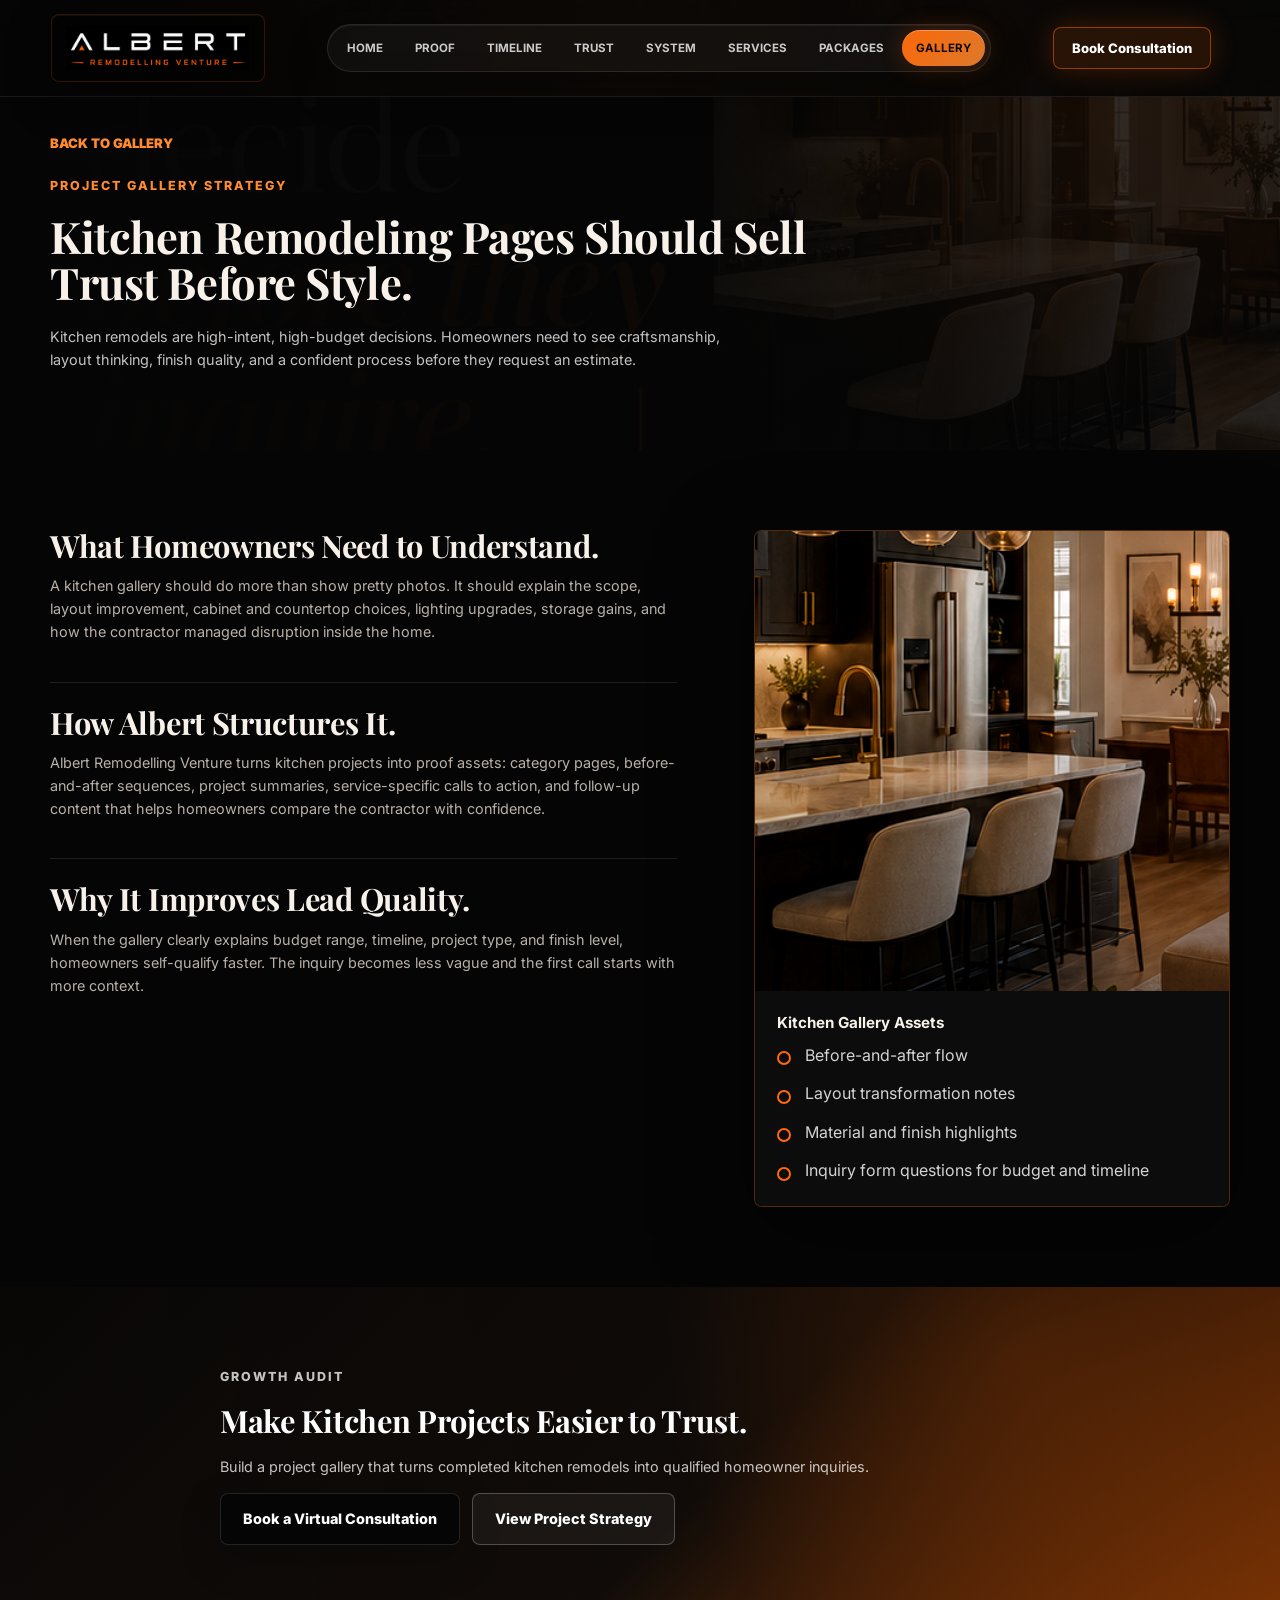
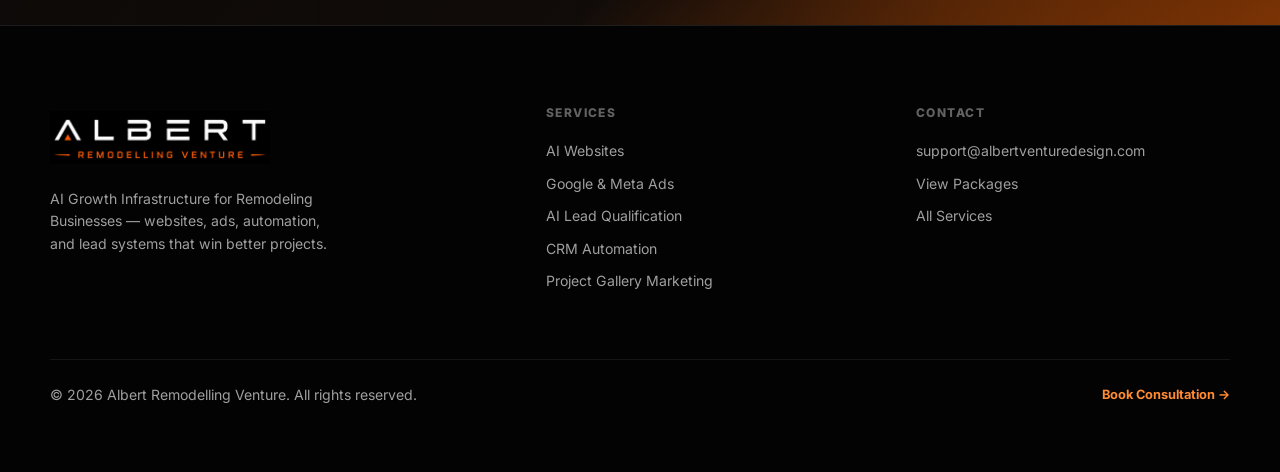
<file: kitchen-remodeling.html>
<!DOCTYPE html>
<html lang="en">
  <head>
    <meta charset="UTF-8" />
    <meta name="viewport" content="width=device-width, initial-scale=1.0" />
    <title>Kitchen Remodeling Strategy | Albert Remodelling Venture</title>
    <meta name="description" content="Kitchen remodeling project gallery strategy for remodelers who want stronger proof, better inquiries, and clearer homeowner trust before the sales call." />
    <link rel="preconnect" href="https://fonts.googleapis.com" />
    <link rel="preconnect" href="https://fonts.gstatic.com" crossorigin />
    <link href="https://fonts.googleapis.com/css2?family=Inter:wght@400;500;600;700;800&family=Playfair+Display:wght@600;700&display=swap" rel="stylesheet" />
    <link rel="icon" type="image/png" href="assets/albert-favicon.png" />
    <link rel="apple-touch-icon" href="assets/apple-touch-icon.png" />
    <meta name="theme-color" content="#050505" />
    <meta property="og:type" content="website" />
    <meta property="og:title" content="Kitchen Remodeling Strategy | Albert Remodelling Venture" />
    <meta property="og:description" content="Kitchen remodeling project gallery strategy for remodelers who want stronger proof, better inquiries, and clearer homeowner trust before the sales call." />
    <link rel="stylesheet" href="styles.css" />
    <noscript><style>.reveal{opacity:1!important;transform:none!important}</style></noscript>
  </head>
  <body>
    <a href="#main" class="skip-link">Skip to main content</a>
    <header class="site-header" data-header>
      <a class="brand" href="index.html" aria-label="Albert Remodelling Venture home"><img src="assets/albert-logo-wordmark.png" alt="Albert Remodelling Venture logo" /></a>
      <nav class="nav" data-nav aria-label="Primary navigation"><a href="index.html">Home</a><a href="index.html#before-after-proof">Proof</a><a href="index.html#project-timeline">Timeline</a><a href="trust.html">Trust</a><a href="system.html">System</a><a href="services.html">Services</a><a href="packages.html">Packages</a><a class="is-active" href="gallery.html">Gallery</a></nav>
      <a class="header-cta" href="index.html#virtual-consultation">Book Consultation</a>
      <button class="nav-toggle" type="button" data-nav-toggle aria-label="Open navigation" aria-expanded="false"><span></span><span></span><span></span></button>
    </header>
    <main id="main">
      <section class="page-hero"><div class="page-hero-bg" aria-hidden="true"><img src="albert_remodelling_venture_neat_folder/albert_remodelling_venture_neat_folder/01_CAROUSEL_POST_1_Homeowners_Decide/slide_01.png" alt="" loading="eager" fetchpriority="high" decoding="async" /></div><div class="container"><a class="text-link reveal" href="gallery.html">Back to Gallery</a><p class="eyebrow reveal">Project Gallery Strategy</p><h1 class="reveal">Kitchen Remodeling Pages Should Sell Trust Before Style.</h1><p class="reveal">Kitchen remodels are high-intent, high-budget decisions. Homeowners need to see craftsmanship, layout thinking, finish quality, and a confident process before they request an estimate.</p></div></section>
      <section class="section-pad">
        <div class="container detail-grid">
          <div class="detail-copy">
            <div class="detail-block reveal"><h2>What Homeowners Need to Understand.</h2><p>A kitchen gallery should do more than show pretty photos. It should explain the scope, layout improvement, cabinet and countertop choices, lighting upgrades, storage gains, and how the contractor managed disruption inside the home.</p></div>
            <div class="detail-block reveal"><h2>How Albert Structures It.</h2><p>Albert Remodelling Venture turns kitchen projects into proof assets: category pages, before-and-after sequences, project summaries, service-specific calls to action, and follow-up content that helps homeowners compare the contractor with confidence.</p></div>
            <div class="detail-block reveal"><h2>Why It Improves Lead Quality.</h2><p>When the gallery clearly explains budget range, timeline, project type, and finish level, homeowners self-qualify faster. The inquiry becomes less vague and the first call starts with more context.</p></div>
          </div>
          <aside class="detail-visual reveal"><div class="project-visual kitchen" role="img" aria-label="Kitchen remodeling visual"></div><div class="detail-visual-caption"><h3>Kitchen Gallery Assets</h3><ul class="check-list"><li>Before-and-after flow</li><li>Layout transformation notes</li><li>Material and finish highlights</li><li>Inquiry form questions for budget and timeline</li></ul></div></aside>
        </div>
      </section>
      <section class="final-cta section-pad section-orange"><div class="container narrow reveal"><p class="eyebrow">Growth Audit</p><h2>Make Kitchen Projects Easier to Trust.</h2><p>Build a project gallery that turns completed kitchen remodels into qualified homeowner inquiries.</p><div class="hero-actions"><a class="btn btn-dark" href="index.html#virtual-consultation">Book a Virtual Consultation</a><a class="btn btn-ghost-dark" href="index.html#project-strategy">View Project Strategy</a></div></div></section>
    </main>
        <footer class="footer">
      <div class="container">
        <div class="footer-inner">
          <div>
            <img class="footer-logo" src="assets/albert-logo-wordmark.png" alt="Albert Remodelling Venture logo" loading="lazy" decoding="async" />
            <p class="footer-tagline">AI Growth Infrastructure for Remodeling Businesses — websites, ads, automation, and lead systems that win better projects.</p>
          </div>
          <div>
            <h2>Services</h2>
            <p>AI Websites</p>
            <p>Google &amp; Meta Ads</p>
            <p>AI Lead Qualification</p>
            <p>CRM Automation</p>
            <p>Project Gallery Marketing</p>
          </div>
          <div>
            <h2>Contact</h2>
            <a href="mailto:support@albertventuredesign.com">support@albertventuredesign.com</a>
            <a href="packages.html">View Packages</a>
            <a href="services.html">All Services</a>
          </div>
        </div>
        <div class="footer-bottom">
          <p class="copyright">&copy; 2026 Albert Remodelling Venture. All rights reserved.</p>
          <a href="index.html#virtual-consultation" style="font-size:0.8rem;font-weight:700;color:var(--orange-2);">Book Consultation &rarr;</a>
        </div>
      </div>
    </footer>
    <script src="script.js"></script>
  </body>
</html>
</file>
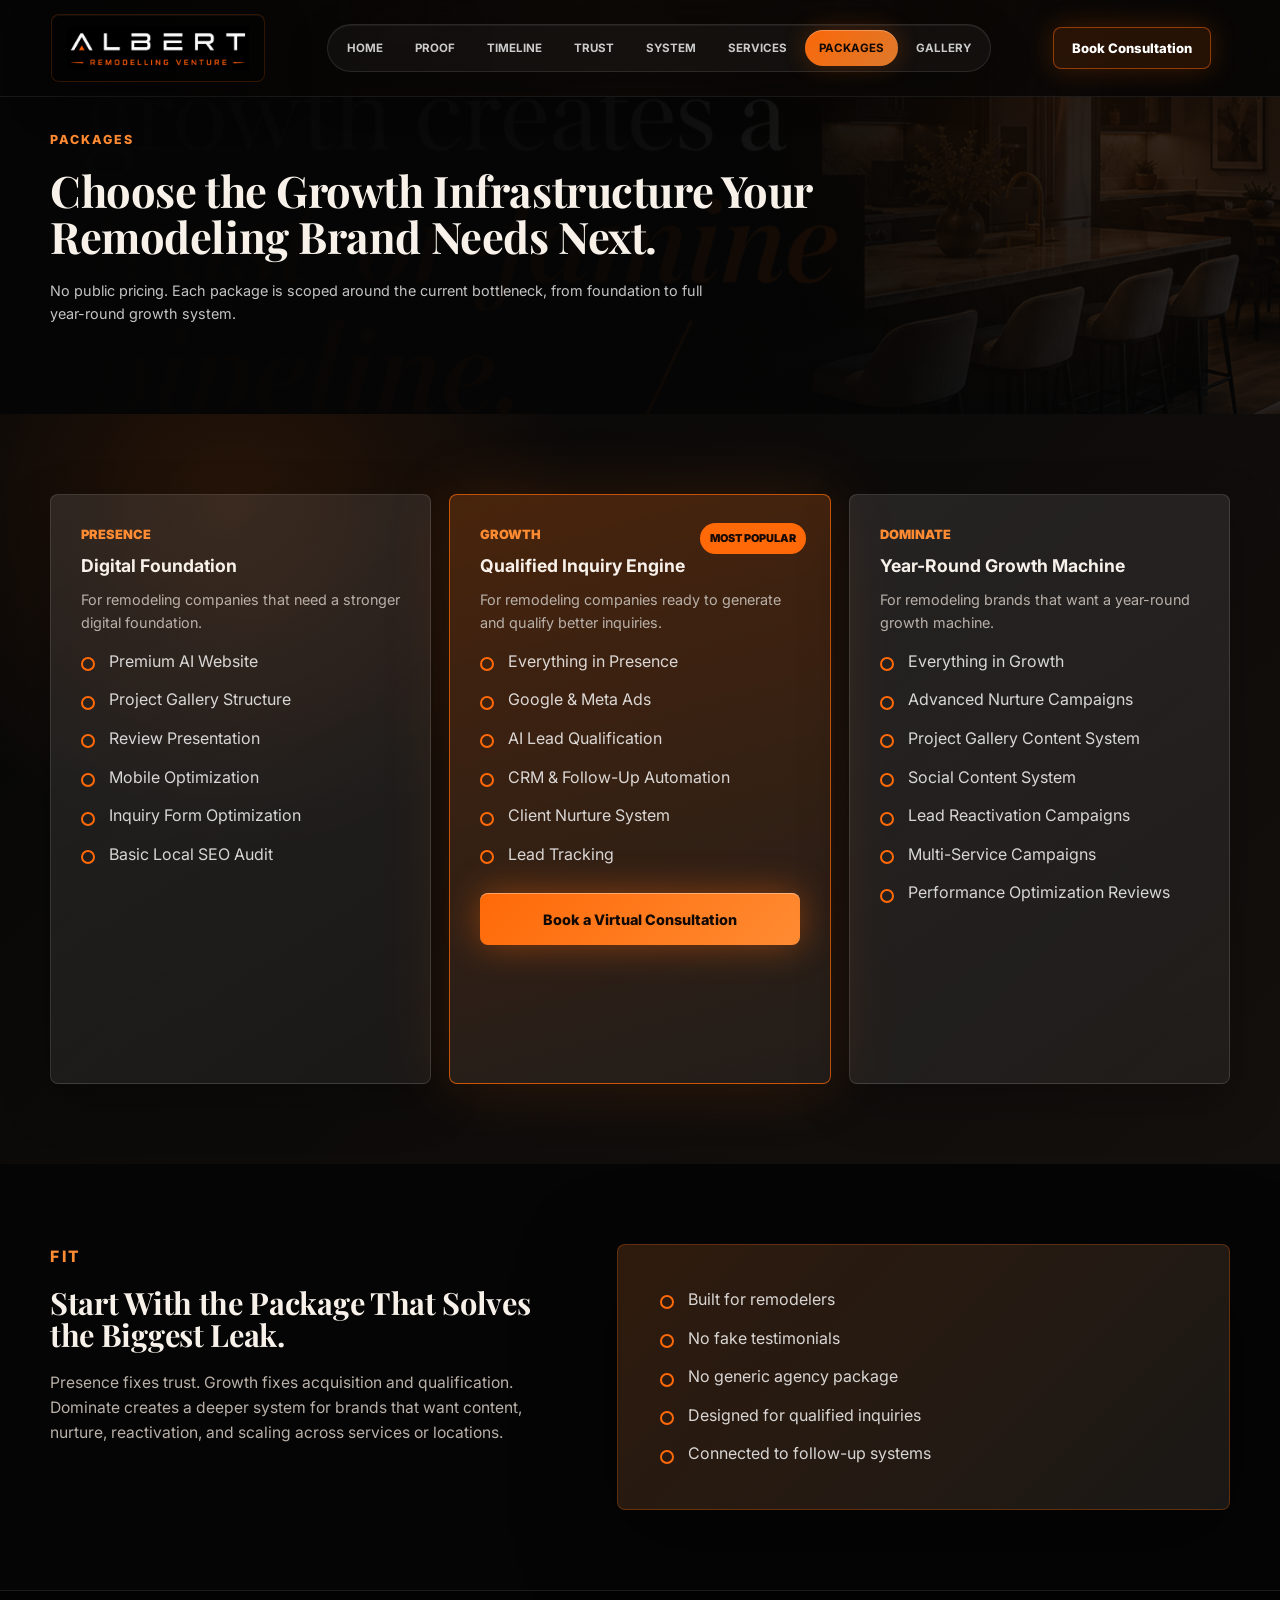
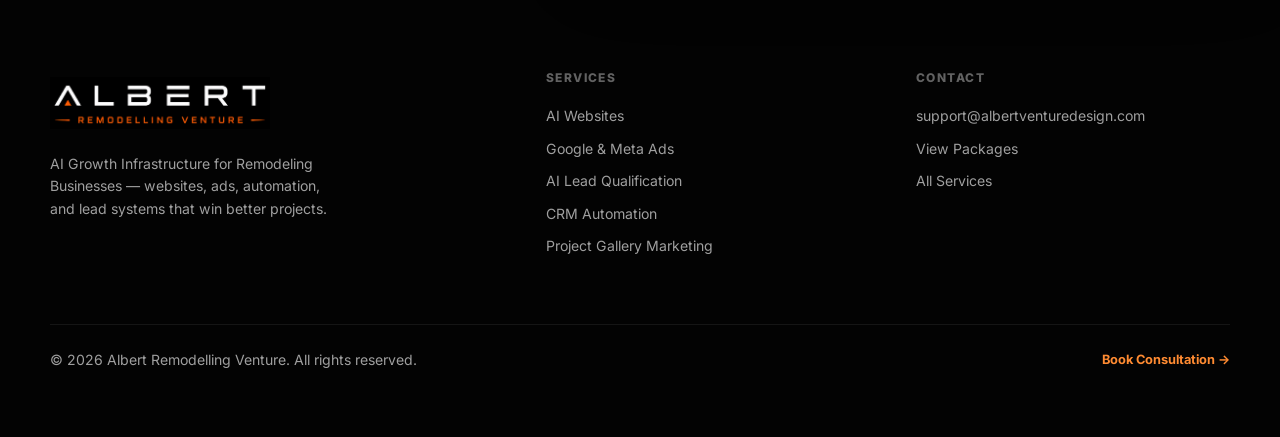
<file: packages.html>
<!DOCTYPE html>
<html lang="en">
  <head>
    <meta charset="UTF-8" />
    <meta name="viewport" content="width=device-width, initial-scale=1.0" />
    <title>Packages | Albert Remodelling Venture</title>
    <meta name="description" content="Presence, Growth, and Dominate packages for remodeling companies that need stronger marketing, better leads, and CRM automation." />
    <link rel="preconnect" href="https://fonts.googleapis.com" />
    <link rel="preconnect" href="https://fonts.gstatic.com" crossorigin />
    <link href="https://fonts.googleapis.com/css2?family=Inter:wght@400;500;600;700;800&family=Playfair+Display:wght@600;700&display=swap" rel="stylesheet" />
    <link rel="icon" type="image/png" href="assets/albert-favicon.png" />
    <link rel="apple-touch-icon" href="assets/apple-touch-icon.png" />
    <meta name="theme-color" content="#050505" />
    <meta property="og:type" content="website" />
    <meta property="og:title" content="Packages | Albert Remodelling Venture" />
    <meta property="og:description" content="Presence, Growth, and Dominate packages for remodeling companies that need stronger marketing, better leads, and CRM automation." />
    <link rel="stylesheet" href="styles.css" />
    <noscript><style>.reveal{opacity:1!important;transform:none!important}</style></noscript>
  </head>
  <body>
    <a href="#main" class="skip-link">Skip to main content</a>
    <header class="site-header" data-header>
      <a class="brand" href="index.html" aria-label="Albert Remodelling Venture home"><img src="assets/albert-logo-wordmark.png" alt="Albert Remodelling Venture logo" /></a>
      <nav class="nav" data-nav aria-label="Primary navigation"><a href="index.html">Home</a><a href="index.html#before-after-proof">Proof</a><a href="index.html#project-timeline">Timeline</a><a href="trust.html">Trust</a><a href="system.html">System</a><a href="services.html">Services</a><a class="is-active" href="packages.html">Packages</a><a href="gallery.html">Gallery</a></nav>
      <a class="header-cta" href="index.html#virtual-consultation">Book Consultation</a>
      <button class="nav-toggle" type="button" data-nav-toggle aria-label="Open navigation" aria-expanded="false"><span></span><span></span><span></span></button>
    </header>

    <main id="main">
      <section class="page-hero">
        <div class="page-hero-bg" aria-hidden="true"><img src="albert_remodelling_venture_neat_folder/albert_remodelling_venture_neat_folder/03_CAROUSEL_POST_3_Year_Round_Pipeline/slide_01.png" alt="" loading="eager" fetchpriority="high" decoding="async" /></div>
        <div class="container"><p class="eyebrow reveal">Packages</p><h1 class="reveal">Choose the Growth Infrastructure Your Remodeling Brand Needs Next.</h1><p class="reveal">No public pricing. Each package is scoped around the current bottleneck, from foundation to full year-round growth system.</p></div>
      </section>

      <section class="packages section-pad section-dark-soft">
        <div class="container">
          <div class="package-grid">
            <article class="package-card reveal"><p class="package-label">Presence</p><h3>Digital Foundation</h3><p>For remodeling companies that need a stronger digital foundation.</p><ul><li>Premium AI Website</li><li>Project Gallery Structure</li><li>Review Presentation</li><li>Mobile Optimization</li><li>Inquiry Form Optimization</li><li>Basic Local SEO Audit</li></ul></article>
            <article class="package-card featured reveal"><p class="package-label">Growth</p><span class="popular">Most Popular</span><h3>Qualified Inquiry Engine</h3><p>For remodeling companies ready to generate and qualify better inquiries.</p><ul><li>Everything in Presence</li><li>Google &amp; Meta Ads</li><li>AI Lead Qualification</li><li>CRM &amp; Follow-Up Automation</li><li>Client Nurture System</li><li>Lead Tracking</li></ul><a class="btn btn-primary" href="index.html#virtual-consultation">Book a Virtual Consultation</a></article>
            <article class="package-card reveal"><p class="package-label">Dominate</p><h3>Year-Round Growth Machine</h3><p>For remodeling brands that want a year-round growth machine.</p><ul><li>Everything in Growth</li><li>Advanced Nurture Campaigns</li><li>Project Gallery Content System</li><li>Social Content System</li><li>Lead Reactivation Campaigns</li><li>Multi-Service Campaigns</li><li>Performance Optimization Reviews</li></ul></article>
          </div>
        </div>
      </section>

      <section class="section-pad">
        <div class="container page-grid">
          <div class="section-copy reveal"><p class="eyebrow">Fit</p><h2>Start With the Package That Solves the Biggest Leak.</h2><p>Presence fixes trust. Growth fixes acquisition and qualification. Dominate creates a deeper system for brands that want content, nurture, reactivation, and scaling across services or locations.</p></div>
          <aside class="page-aside page-panel reveal"><ul class="check-list"><li>Built for remodelers</li><li>No fake testimonials</li><li>No generic agency package</li><li>Designed for qualified inquiries</li><li>Connected to follow-up systems</li></ul></aside>
        </div>
      </section>
    </main>

        <footer class="footer">
      <div class="container">
        <div class="footer-inner">
          <div>
            <img class="footer-logo" src="assets/albert-logo-wordmark.png" alt="Albert Remodelling Venture logo" loading="lazy" decoding="async" />
            <p class="footer-tagline">AI Growth Infrastructure for Remodeling Businesses — websites, ads, automation, and lead systems that win better projects.</p>
          </div>
          <div>
            <h2>Services</h2>
            <p>AI Websites</p>
            <p>Google &amp; Meta Ads</p>
            <p>AI Lead Qualification</p>
            <p>CRM Automation</p>
            <p>Project Gallery Marketing</p>
          </div>
          <div>
            <h2>Contact</h2>
            <a href="mailto:support@albertventuredesign.com">support@albertventuredesign.com</a>
            <a href="packages.html">View Packages</a>
            <a href="services.html">All Services</a>
          </div>
        </div>
        <div class="footer-bottom">
          <p class="copyright">&copy; 2026 Albert Remodelling Venture. All rights reserved.</p>
          <a href="index.html#virtual-consultation" style="font-size:0.8rem;font-weight:700;color:var(--orange-2);">Book Consultation &rarr;</a>
        </div>
      </div>
    </footer>
    <script src="script.js"></script>
  </body>
</html>
</file>
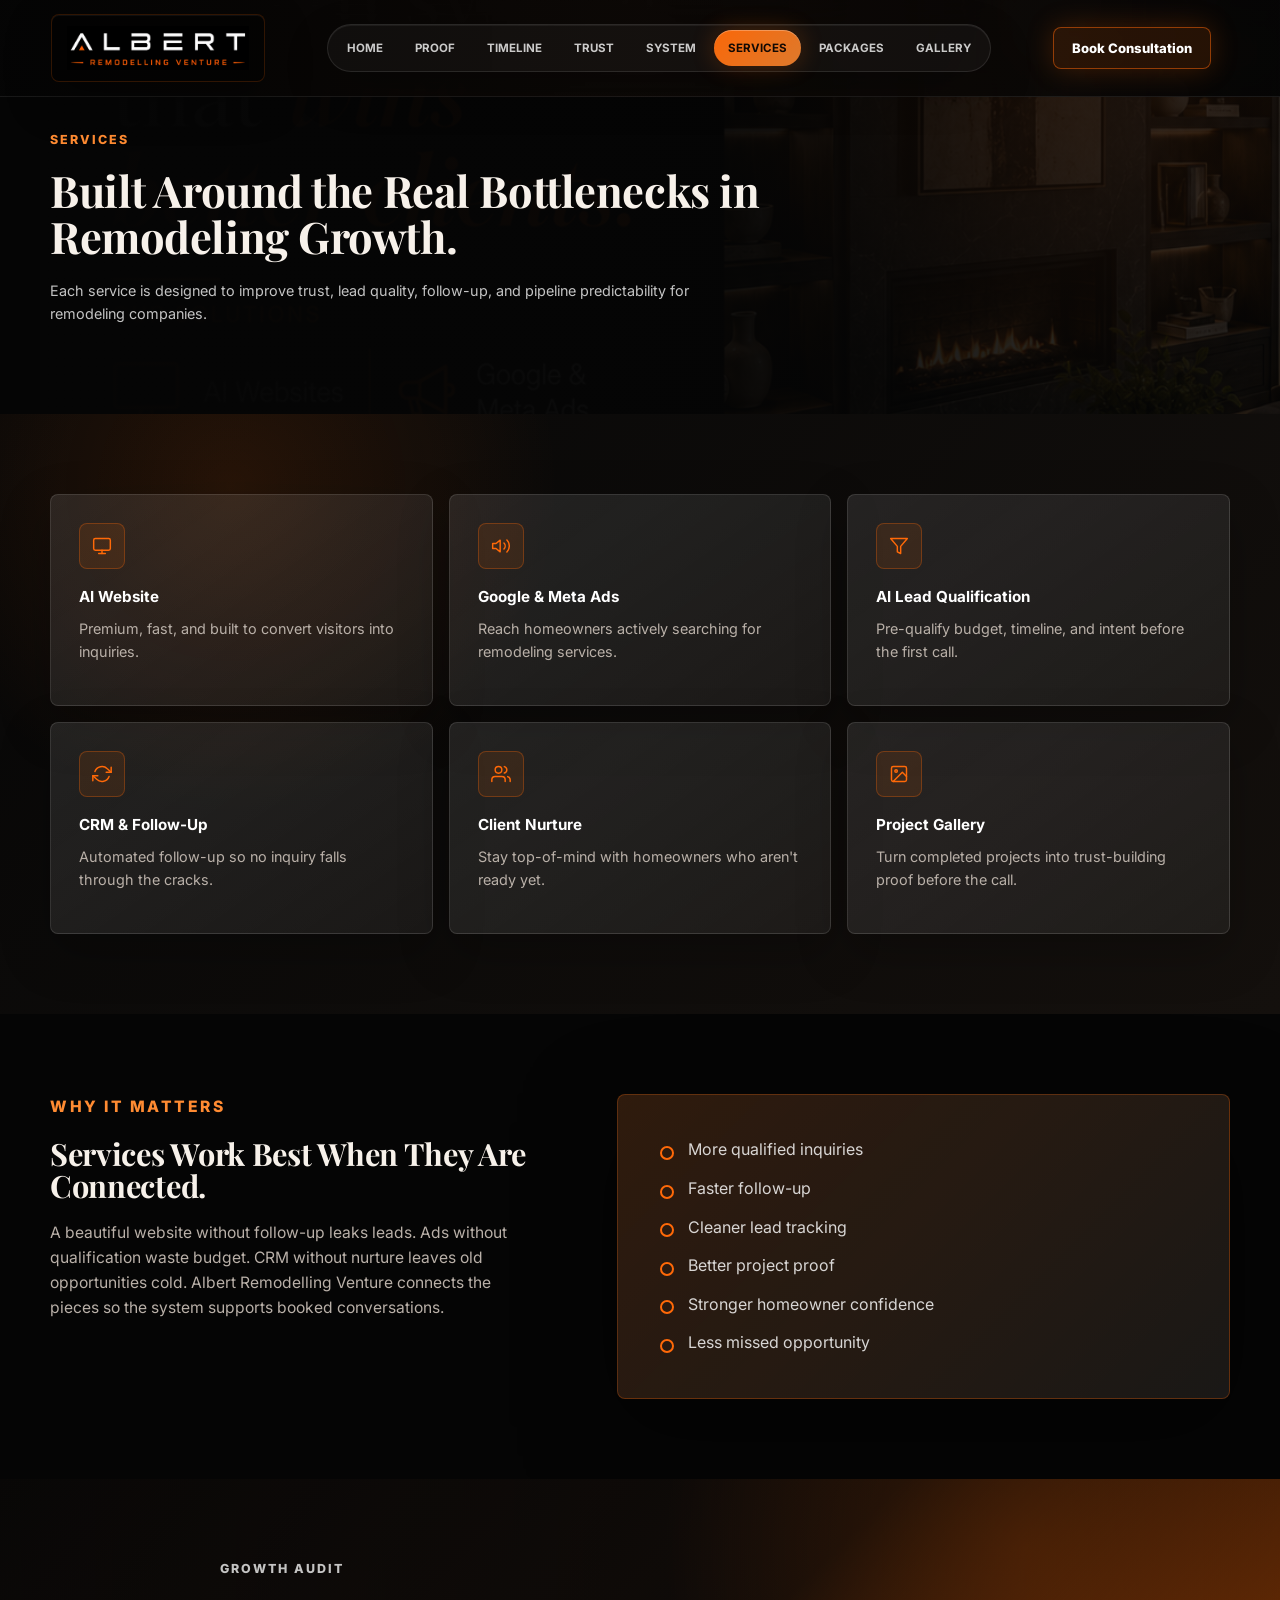
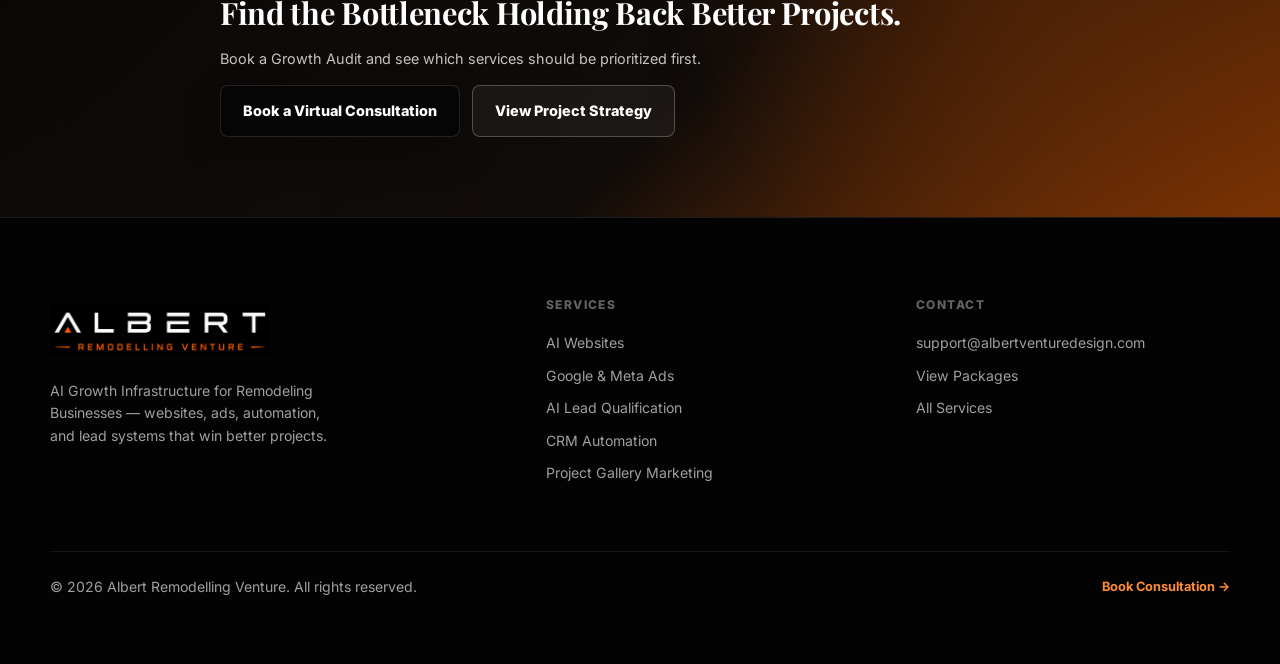
<file: services.html>
<!DOCTYPE html>
<html lang="en">
  <head>
    <meta charset="UTF-8" />
    <meta name="viewport" content="width=device-width, initial-scale=1.0" />
    <title>Services | Albert Remodelling Venture</title>
    <meta name="description" content="AI website design, Google Ads, Meta Ads, lead qualification, CRM automation, client nurture, and project gallery systems for remodelers." />
    <link rel="preconnect" href="https://fonts.googleapis.com" />
    <link rel="preconnect" href="https://fonts.gstatic.com" crossorigin />
    <link href="https://fonts.googleapis.com/css2?family=Inter:wght@400;500;600;700;800&family=Playfair+Display:wght@600;700&display=swap" rel="stylesheet" />
    <link rel="icon" type="image/png" href="assets/albert-favicon.png" />
    <link rel="apple-touch-icon" href="assets/apple-touch-icon.png" />
    <meta name="theme-color" content="#050505" />
    <meta property="og:type" content="website" />
    <meta property="og:title" content="Services | Albert Remodelling Venture" />
    <meta property="og:description" content="AI website design, Google Ads, Meta Ads, lead qualification, CRM automation, client nurture, and project gallery systems for remodelers." />
    <link rel="stylesheet" href="styles.css" />
    <noscript><style>.reveal{opacity:1!important;transform:none!important}</style></noscript>
  </head>
  <body>
    <a href="#main" class="skip-link">Skip to main content</a>
    <header class="site-header" data-header>
      <a class="brand" href="index.html" aria-label="Albert Remodelling Venture home"><img src="assets/albert-logo-wordmark.png" alt="Albert Remodelling Venture logo" /></a>
      <nav class="nav" data-nav aria-label="Primary navigation"><a href="index.html">Home</a><a href="index.html#before-after-proof">Proof</a><a href="index.html#project-timeline">Timeline</a><a href="trust.html">Trust</a><a href="system.html">System</a><a class="is-active" href="services.html">Services</a><a href="packages.html">Packages</a><a href="gallery.html">Gallery</a></nav>
      <a class="header-cta" href="index.html#virtual-consultation">Book Consultation</a>
      <button class="nav-toggle" type="button" data-nav-toggle aria-label="Open navigation" aria-expanded="false"><span></span><span></span><span></span></button>
    </header>

    <main id="main">
      <section class="page-hero">
        <div class="page-hero-bg" aria-hidden="true"><img src="albert_remodelling_venture_neat_folder/albert_remodelling_venture_neat_folder/01_CAROUSEL_POST_1_Homeowners_Decide/slide_03.png" alt="" loading="eager" fetchpriority="high" decoding="async" /></div>
        <div class="container"><p class="eyebrow reveal">Services</p><h1 class="reveal">Built Around the Real Bottlenecks in Remodeling Growth.</h1><p class="reveal">Each service is designed to improve trust, lead quality, follow-up, and pipeline predictability for remodeling companies.</p></div>
      </section>

      <section class="services section-pad section-dark-soft">
        <div class="container">
          <div class="service-grid">
            <article class="service-card reveal">
              <div class="svc-icon" aria-hidden="true">
                <svg viewBox="0 0 24 24"><rect x="2" y="3" width="20" height="14" rx="2" ry="2"/><line x1="8" y1="21" x2="16" y2="21"/><line x1="12" y1="17" x2="12" y2="21"/></svg>
              </div>
              <h3>AI Website</h3>
              <p>Premium, fast, and built to convert visitors into inquiries.</p>
            </article>
            <article class="service-card reveal">
              <div class="svc-icon" aria-hidden="true">
                <svg viewBox="0 0 24 24"><polygon points="11 5 6 9 2 9 2 15 6 15 11 19 11 5"/><path d="M15.54 8.46a5 5 0 0 1 0 7.07"/><path d="M19.07 4.93a10 10 0 0 1 0 14.14"/></svg>
              </div>
              <h3>Google &amp; Meta Ads</h3>
              <p>Reach homeowners actively searching for remodeling services.</p>
            </article>
            <article class="service-card reveal">
              <div class="svc-icon" aria-hidden="true">
                <svg viewBox="0 0 24 24"><polygon points="22 3 2 3 10 12.46 10 19 14 21 14 12.46 22 3"/></svg>
              </div>
              <h3>AI Lead Qualification</h3>
              <p>Pre-qualify budget, timeline, and intent before the first call.</p>
            </article>
            <article class="service-card reveal">
              <div class="svc-icon" aria-hidden="true">
                <svg viewBox="0 0 24 24"><polyline points="23 4 23 10 17 10"/><polyline points="1 20 1 14 7 14"/><path d="M3.51 9a9 9 0 0 1 14.85-3.36L23 10M1 14l4.64 4.36A9 9 0 0 0 20.49 15"/></svg>
              </div>
              <h3>CRM &amp; Follow-Up</h3>
              <p>Automated follow-up so no inquiry falls through the cracks.</p>
            </article>
            <article class="service-card reveal">
              <div class="svc-icon" aria-hidden="true">
                <svg viewBox="0 0 24 24"><path d="M17 21v-2a4 4 0 0 0-4-4H5a4 4 0 0 0-4 4v2"/><circle cx="9" cy="7" r="4"/><path d="M23 21v-2a4 4 0 0 0-3-3.87"/><path d="M16 3.13a4 4 0 0 1 0 7.75"/></svg>
              </div>
              <h3>Client Nurture</h3>
              <p>Stay top-of-mind with homeowners who aren't ready yet.</p>
            </article>
            <article class="service-card reveal">
              <div class="svc-icon" aria-hidden="true">
                <svg viewBox="0 0 24 24"><rect x="3" y="3" width="18" height="18" rx="2" ry="2"/><circle cx="8.5" cy="8.5" r="1.5"/><polyline points="21 15 16 10 5 21"/></svg>
              </div>
              <h3>Project Gallery</h3>
              <p>Turn completed projects into trust-building proof before the call.</p>
            </article>
          </div>
        </div>
      </section>

      <section class="section-pad">
        <div class="container page-grid">
          <div class="section-copy reveal"><p class="eyebrow">Why It Matters</p><h2>Services Work Best When They Are Connected.</h2><p>A beautiful website without follow-up leaks leads. Ads without qualification waste budget. CRM without nurture leaves old opportunities cold. Albert Remodelling Venture connects the pieces so the system supports booked conversations.</p></div>
          <aside class="page-aside page-panel reveal"><ul class="check-list"><li>More qualified inquiries</li><li>Faster follow-up</li><li>Cleaner lead tracking</li><li>Better project proof</li><li>Stronger homeowner confidence</li><li>Less missed opportunity</li></ul></aside>
        </div>
      </section>

      <section class="final-cta section-pad section-orange"><div class="container narrow reveal"><p class="eyebrow">Growth Audit</p><h2>Find the Bottleneck Holding Back Better Projects.</h2><p>Book a Growth Audit and see which services should be prioritized first.</p><div class="hero-actions"><a class="btn btn-dark" href="index.html#virtual-consultation">Book a Virtual Consultation</a><a class="btn btn-ghost-dark" href="index.html#project-strategy">View Project Strategy</a></div></div></section>
    </main>

        <footer class="footer">
      <div class="container">
        <div class="footer-inner">
          <div>
            <img class="footer-logo" src="assets/albert-logo-wordmark.png" alt="Albert Remodelling Venture logo" loading="lazy" decoding="async" />
            <p class="footer-tagline">AI Growth Infrastructure for Remodeling Businesses — websites, ads, automation, and lead systems that win better projects.</p>
          </div>
          <div>
            <h2>Services</h2>
            <p>AI Websites</p>
            <p>Google &amp; Meta Ads</p>
            <p>AI Lead Qualification</p>
            <p>CRM Automation</p>
            <p>Project Gallery Marketing</p>
          </div>
          <div>
            <h2>Contact</h2>
            <a href="mailto:support@albertventuredesign.com">support@albertventuredesign.com</a>
            <a href="packages.html">View Packages</a>
            <a href="services.html">All Services</a>
          </div>
        </div>
        <div class="footer-bottom">
          <p class="copyright">&copy; 2026 Albert Remodelling Venture. All rights reserved.</p>
          <a href="index.html#virtual-consultation" style="font-size:0.8rem;font-weight:700;color:var(--orange-2);">Book Consultation &rarr;</a>
        </div>
      </div>
    </footer>
    <script src="script.js"></script>
  </body>
</html>
</file>
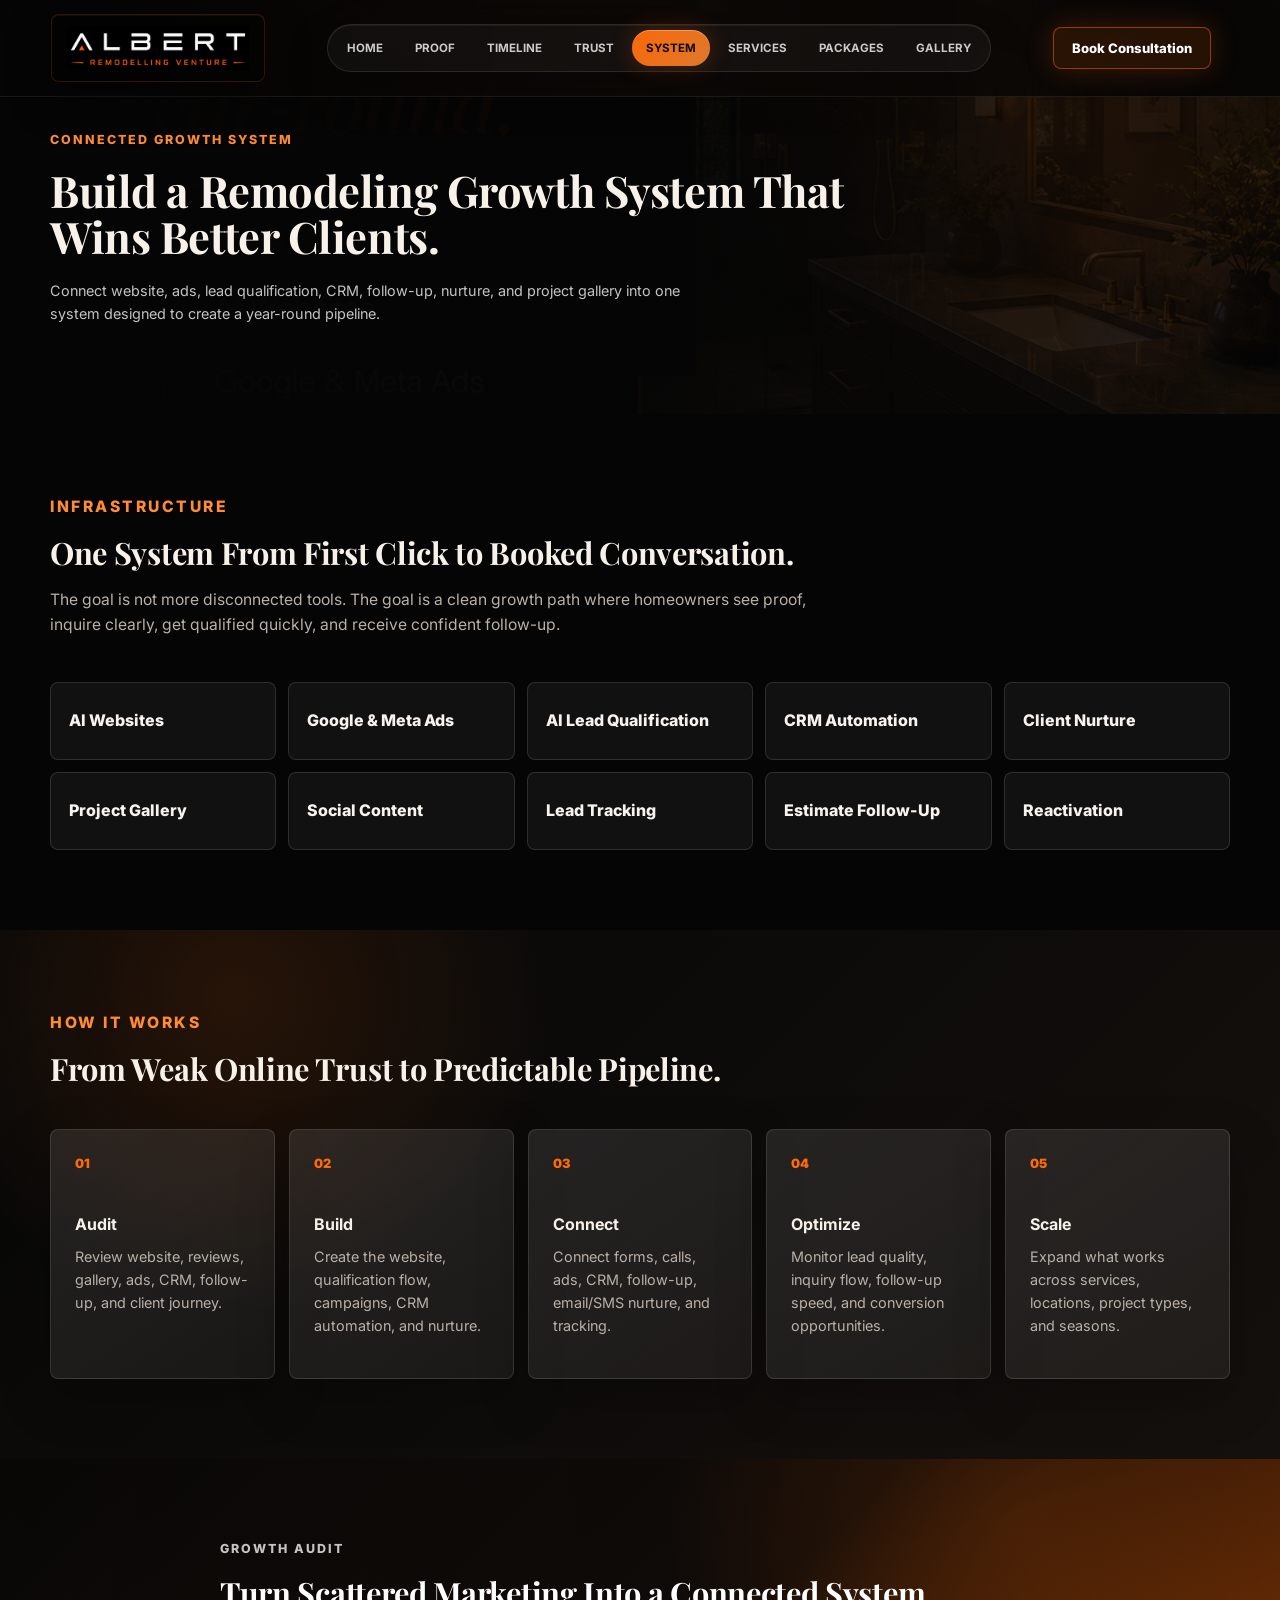
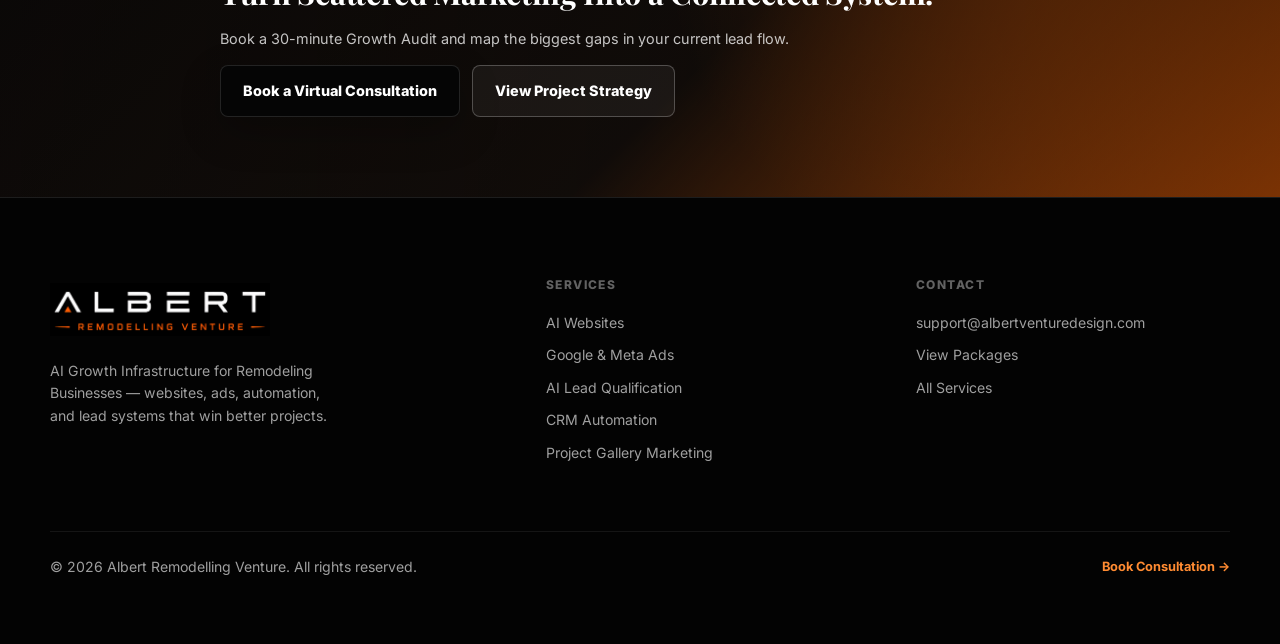
<file: system.html>
<!DOCTYPE html>
<html lang="en">
  <head>
    <meta charset="UTF-8" />
    <meta name="viewport" content="width=device-width, initial-scale=1.0" />
    <title>System | Albert Remodelling Venture</title>
    <meta name="description" content="A connected remodeling growth system with AI websites, Google Ads, Meta Ads, lead qualification, CRM automation, and nurture." />
    <link rel="preconnect" href="https://fonts.googleapis.com" />
    <link rel="preconnect" href="https://fonts.gstatic.com" crossorigin />
    <link href="https://fonts.googleapis.com/css2?family=Inter:wght@400;500;600;700;800&family=Playfair+Display:wght@600;700&display=swap" rel="stylesheet" />
    <link rel="icon" type="image/png" href="assets/albert-favicon.png" />
    <link rel="apple-touch-icon" href="assets/apple-touch-icon.png" />
    <meta name="theme-color" content="#050505" />
    <meta property="og:type" content="website" />
    <meta property="og:title" content="Growth System | Albert Remodelling Venture" />
    <meta property="og:description" content="A connected remodeling growth system with AI websites, Google Ads, Meta Ads, lead qualification, CRM automation, and nurture." />
    <link rel="stylesheet" href="styles.css" />
    <noscript><style>.reveal{opacity:1!important;transform:none!important}</style></noscript>
  </head>
  <body>
    <a href="#main" class="skip-link">Skip to main content</a>
    <header class="site-header" data-header>
      <a class="brand" href="index.html" aria-label="Albert Remodelling Venture home"><img src="assets/albert-logo-wordmark.png" alt="Albert Remodelling Venture logo" /></a>
      <nav class="nav" data-nav aria-label="Primary navigation">
        <a href="index.html">Home</a><a href="index.html#before-after-proof">Proof</a><a href="index.html#project-timeline">Timeline</a><a href="trust.html">Trust</a><a class="is-active" href="system.html">System</a><a href="services.html">Services</a><a href="packages.html">Packages</a><a href="gallery.html">Gallery</a>
      </nav>
      <a class="header-cta" href="index.html#virtual-consultation">Book Consultation</a>
      <button class="nav-toggle" type="button" data-nav-toggle aria-label="Open navigation" aria-expanded="false"><span></span><span></span><span></span></button>
    </header>

    <main id="main">
      <section class="page-hero">
        <div class="page-hero-bg" aria-hidden="true"><img src="albert_remodelling_venture_neat_folder/albert_remodelling_venture_neat_folder/03_CAROUSEL_POST_3_Year_Round_Pipeline/slide_04.png" alt="" loading="eager" fetchpriority="high" decoding="async" /></div>
        <div class="container">
          <p class="eyebrow reveal">Connected Growth System</p>
          <h1 class="reveal">Build a Remodeling Growth System That Wins Better Clients.</h1>
          <p class="reveal">Connect website, ads, lead qualification, CRM, follow-up, nurture, and project gallery into one system designed to create a year-round pipeline.</p>
        </div>
      </section>

      <section class="section-pad">
        <div class="container">
          <div class="section-heading wide reveal">
            <p class="eyebrow">Infrastructure</p>
            <h2>One System From First Click to Booked Conversation.</h2>
            <p>The goal is not more disconnected tools. The goal is a clean growth path where homeowners see proof, inquire clearly, get qualified quickly, and receive confident follow-up.</p>
          </div>
          <div class="feature-strip">
            <span class="reveal">AI Websites</span><span class="reveal">Google &amp; Meta Ads</span><span class="reveal">AI Lead Qualification</span><span class="reveal">CRM Automation</span><span class="reveal">Client Nurture</span><span class="reveal">Project Gallery</span><span class="reveal">Social Content</span><span class="reveal">Lead Tracking</span><span class="reveal">Estimate Follow-Up</span><span class="reveal">Reactivation</span>
          </div>
        </div>
      </section>

      <section class="process section-pad section-dark-soft">
        <div class="container">
          <div class="section-heading wide reveal"><p class="eyebrow">How It Works</p><h2>From Weak Online Trust to Predictable Pipeline.</h2></div>
          <div class="timeline">
            <article class="timeline-step reveal"><span>01</span><h3>Audit</h3><p>Review website, reviews, gallery, ads, CRM, follow-up, and client journey.</p></article>
            <article class="timeline-step reveal"><span>02</span><h3>Build</h3><p>Create the website, qualification flow, campaigns, CRM automation, and nurture.</p></article>
            <article class="timeline-step reveal"><span>03</span><h3>Connect</h3><p>Connect forms, calls, ads, CRM, follow-up, email/SMS nurture, and tracking.</p></article>
            <article class="timeline-step reveal"><span>04</span><h3>Optimize</h3><p>Monitor lead quality, inquiry flow, follow-up speed, and conversion opportunities.</p></article>
            <article class="timeline-step reveal"><span>05</span><h3>Scale</h3><p>Expand what works across services, locations, project types, and seasons.</p></article>
          </div>
        </div>
      </section>

      <section class="final-cta section-pad section-orange">
        <div class="container narrow reveal"><p class="eyebrow">Growth Audit</p><h2>Turn Scattered Marketing Into a Connected System.</h2><p>Book a 30-minute Growth Audit and map the biggest gaps in your current lead flow.</p><div class="hero-actions"><a class="btn btn-dark" href="index.html#virtual-consultation">Book a Virtual Consultation</a><a class="btn btn-ghost-dark" href="index.html#project-strategy">View Project Strategy</a></div></div>
      </section>
    </main>

        <footer class="footer">
      <div class="container">
        <div class="footer-inner">
          <div>
            <img class="footer-logo" src="assets/albert-logo-wordmark.png" alt="Albert Remodelling Venture logo" loading="lazy" decoding="async" />
            <p class="footer-tagline">AI Growth Infrastructure for Remodeling Businesses — websites, ads, automation, and lead systems that win better projects.</p>
          </div>
          <div>
            <h2>Services</h2>
            <p>AI Websites</p>
            <p>Google &amp; Meta Ads</p>
            <p>AI Lead Qualification</p>
            <p>CRM Automation</p>
            <p>Project Gallery Marketing</p>
          </div>
          <div>
            <h2>Contact</h2>
            <a href="mailto:support@albertventuredesign.com">support@albertventuredesign.com</a>
            <a href="packages.html">View Packages</a>
            <a href="services.html">All Services</a>
          </div>
        </div>
        <div class="footer-bottom">
          <p class="copyright">&copy; 2026 Albert Remodelling Venture. All rights reserved.</p>
          <a href="index.html#virtual-consultation" style="font-size:0.8rem;font-weight:700;color:var(--orange-2);">Book Consultation &rarr;</a>
        </div>
      </div>
    </footer>
    <script src="script.js"></script>
  </body>
</html>
</file>
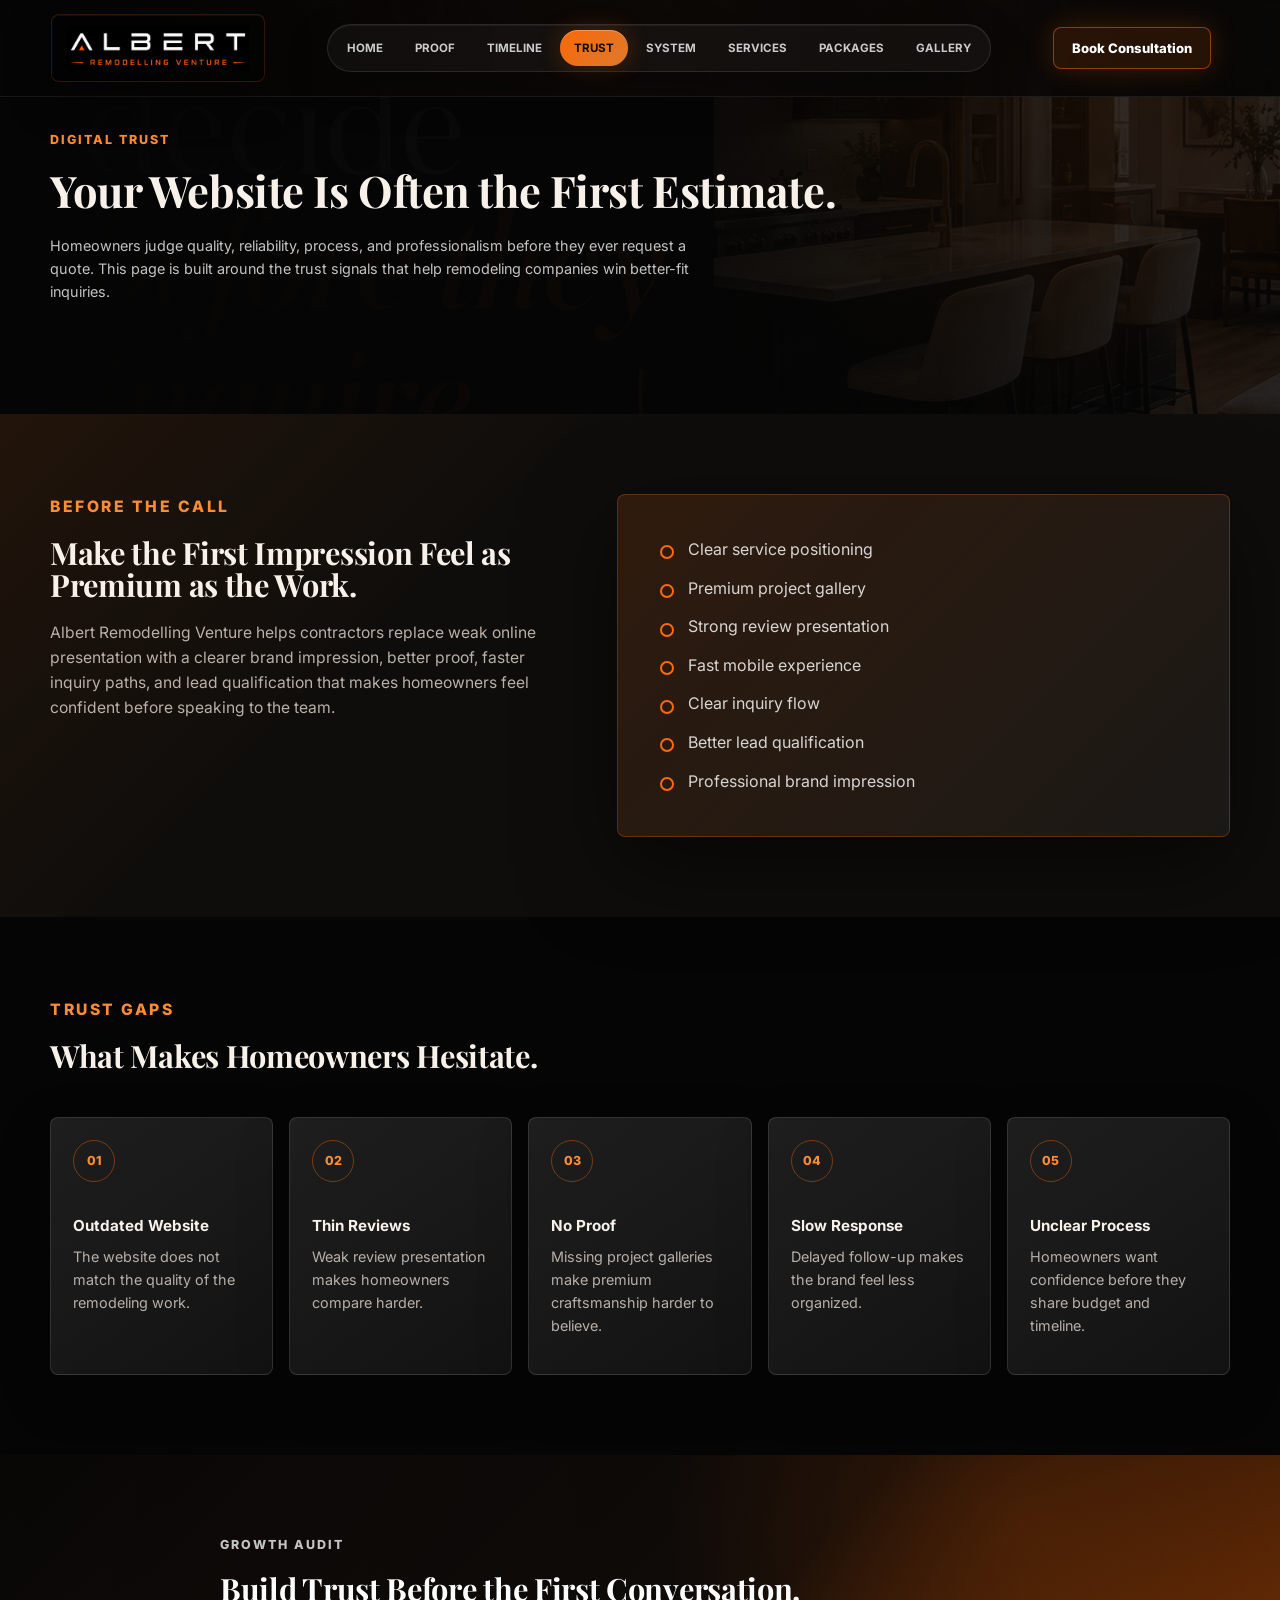
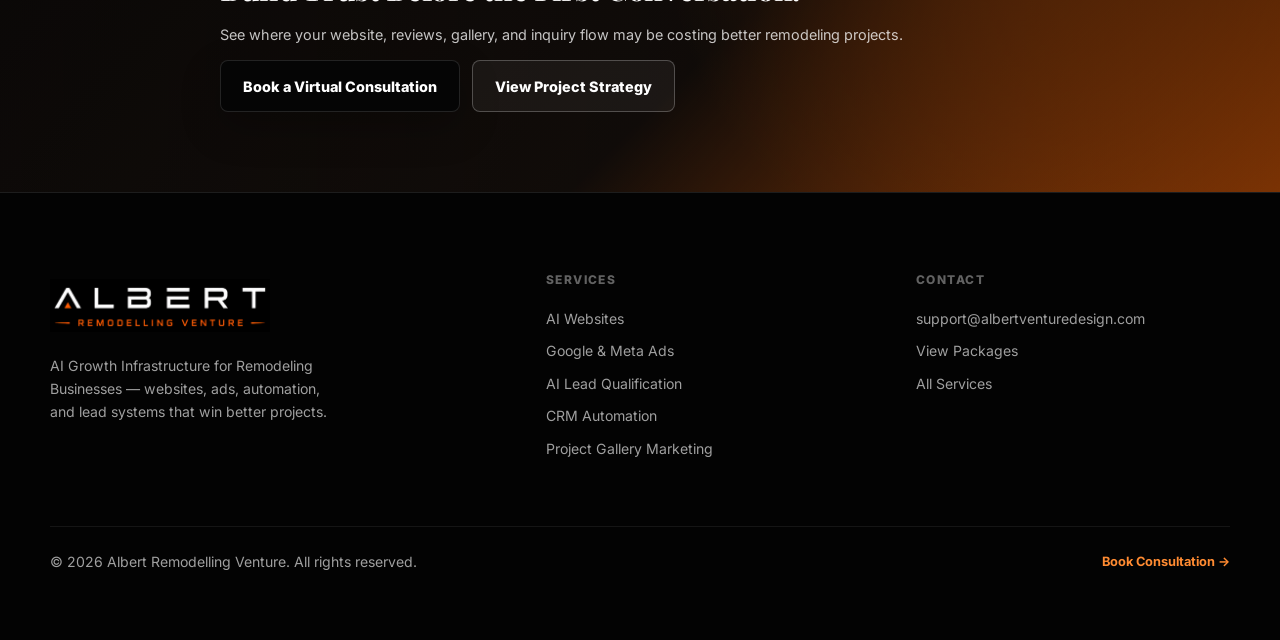
<file: trust.html>
<!DOCTYPE html>
<html lang="en">
  <head>
    <meta charset="UTF-8" />
    <meta name="viewport" content="width=device-width, initial-scale=1.0" />
    <title>Trust | Albert Remodelling Venture</title>
    <meta name="description" content="Build trust before the first call with remodeling website design, review presentation, lead qualification, and project gallery marketing." />
    <link rel="preconnect" href="https://fonts.googleapis.com" />
    <link rel="preconnect" href="https://fonts.gstatic.com" crossorigin />
    <link href="https://fonts.googleapis.com/css2?family=Inter:wght@400;500;600;700;800&family=Playfair+Display:wght@600;700&display=swap" rel="stylesheet" />
    <link rel="icon" type="image/png" href="assets/albert-favicon.png" />
    <link rel="apple-touch-icon" href="assets/apple-touch-icon.png" />
    <meta name="theme-color" content="#050505" />
    <meta property="og:type" content="website" />
    <meta property="og:title" content="Digital Trust | Albert Remodelling Venture" />
    <meta property="og:description" content="Build trust before the first call with remodeling website design, review presentation, lead qualification, and project gallery marketing." />
    <link rel="stylesheet" href="styles.css" />
    <noscript><style>.reveal{opacity:1!important;transform:none!important}</style></noscript>
  </head>
  <body>
    <a href="#main" class="skip-link">Skip to main content</a>
    <header class="site-header" data-header>
      <a class="brand" href="index.html" aria-label="Albert Remodelling Venture home">
        <img src="assets/albert-logo-wordmark.png" alt="Albert Remodelling Venture logo" />
      </a>
      <nav class="nav" data-nav aria-label="Primary navigation">
        <a href="index.html">Home</a>
        <a href="index.html#before-after-proof">Proof</a>
        <a href="index.html#project-timeline">Timeline</a>
        <a class="is-active" href="trust.html">Trust</a>
        <a href="system.html">System</a>
        <a href="services.html">Services</a>
        <a href="packages.html">Packages</a>
        <a href="gallery.html">Gallery</a>
      </nav>
      <a class="header-cta" href="index.html#virtual-consultation">Book Consultation</a>
      <button class="nav-toggle" type="button" data-nav-toggle aria-label="Open navigation" aria-expanded="false"><span></span><span></span><span></span></button>
    </header>

    <main id="main">
      <section class="page-hero">
        <div class="page-hero-bg" aria-hidden="true">
          <img src="albert_remodelling_venture_neat_folder/albert_remodelling_venture_neat_folder/01_CAROUSEL_POST_1_Homeowners_Decide/slide_01.png" alt="" loading="eager" fetchpriority="high" decoding="async" />
        </div>
        <div class="container">
          <p class="eyebrow reveal">Digital Trust</p>
          <h1 class="reveal">Your Website Is Often the First Estimate.</h1>
          <p class="reveal">Homeowners judge quality, reliability, process, and professionalism before they ever request a quote. This page is built around the trust signals that help remodeling companies win better-fit inquiries.</p>
        </div>
      </section>

      <section class="section-pad section-warm">
        <div class="container page-grid">
          <div class="section-copy reveal">
            <p class="eyebrow">Before the Call</p>
            <h2>Make the First Impression Feel as Premium as the Work.</h2>
            <p>Albert Remodelling Venture helps contractors replace weak online presentation with a clearer brand impression, better proof, faster inquiry paths, and lead qualification that makes homeowners feel confident before speaking to the team.</p>
          </div>
          <aside class="page-aside page-panel reveal">
            <ul class="check-list">
              <li>Clear service positioning</li>
              <li>Premium project gallery</li>
              <li>Strong review presentation</li>
              <li>Fast mobile experience</li>
              <li>Clear inquiry flow</li>
              <li>Better lead qualification</li>
              <li>Professional brand impression</li>
            </ul>
          </aside>
        </div>
      </section>

      <section class="section-pad">
        <div class="container">
          <div class="section-heading reveal">
            <p class="eyebrow">Trust Gaps</p>
            <h2>What Makes Homeowners Hesitate.</h2>
          </div>
          <div class="card-grid five">
            <article class="glass-card reveal"><span class="card-icon">01</span><h3>Outdated Website</h3><p>The website does not match the quality of the remodeling work.</p></article>
            <article class="glass-card reveal"><span class="card-icon">02</span><h3>Thin Reviews</h3><p>Weak review presentation makes homeowners compare harder.</p></article>
            <article class="glass-card reveal"><span class="card-icon">03</span><h3>No Proof</h3><p>Missing project galleries make premium craftsmanship harder to believe.</p></article>
            <article class="glass-card reveal"><span class="card-icon">04</span><h3>Slow Response</h3><p>Delayed follow-up makes the brand feel less organized.</p></article>
            <article class="glass-card reveal"><span class="card-icon">05</span><h3>Unclear Process</h3><p>Homeowners want confidence before they share budget and timeline.</p></article>
          </div>
        </div>
      </section>

      <section class="final-cta section-pad section-orange">
        <div class="container narrow reveal">
          <p class="eyebrow">Growth Audit</p>
          <h2>Build Trust Before the First Conversation.</h2>
          <p>See where your website, reviews, gallery, and inquiry flow may be costing better remodeling projects.</p>
          <div class="hero-actions">
            <a class="btn btn-dark" href="index.html#virtual-consultation">Book a Virtual Consultation</a>
            <a class="btn btn-ghost-dark" href="index.html#project-strategy">View Project Strategy</a>
          </div>
        </div>
      </section>
    </main>

        <footer class="footer">
      <div class="container">
        <div class="footer-inner">
          <div>
            <img class="footer-logo" src="assets/albert-logo-wordmark.png" alt="Albert Remodelling Venture logo" loading="lazy" decoding="async" />
            <p class="footer-tagline">AI Growth Infrastructure for Remodeling Businesses — websites, ads, automation, and lead systems that win better projects.</p>
          </div>
          <div>
            <h2>Services</h2>
            <p>AI Websites</p>
            <p>Google &amp; Meta Ads</p>
            <p>AI Lead Qualification</p>
            <p>CRM Automation</p>
            <p>Project Gallery Marketing</p>
          </div>
          <div>
            <h2>Contact</h2>
            <a href="mailto:support@albertventuredesign.com">support@albertventuredesign.com</a>
            <a href="packages.html">View Packages</a>
            <a href="services.html">All Services</a>
          </div>
        </div>
        <div class="footer-bottom">
          <p class="copyright">&copy; 2026 Albert Remodelling Venture. All rights reserved.</p>
          <a href="index.html#virtual-consultation" style="font-size:0.8rem;font-weight:700;color:var(--orange-2);">Book Consultation &rarr;</a>
        </div>
      </div>
    </footer>
    <script src="script.js"></script>
  </body>
</html>
</file>
<file: styles.css>
:root {
  --ink: #050505;
  --charcoal: #0d0d0d;
  --panel: #151210;
  --panel-2: #201a15;
  --line: rgba(255, 255, 255, 0.12);
  --line-strong: rgba(255, 110, 16, 0.45);
  --text: #f7f1ea;
  --muted: #b9b0a8;
  --orange: #ff6908;
  --orange-2: #ff8b32;
  --gold: #d9a55a;
  --shadow: 0 28px 90px rgba(0, 0, 0, 0.55);
  --radius: 8px;
  --max: 1180px;
}

* {
  box-sizing: border-box;
}

html {
  scroll-behavior: smooth;
}

[id] {
  scroll-margin-top: 92px;
}

body {
  margin: 0;
  background: var(--ink);
  color: var(--text);
  font-family: "Inter", Arial, sans-serif;
  line-height: 1.6;
}

body.nav-open {
  overflow: hidden;
}

img {
  display: block;
  max-width: 100%;
  height: auto;
}

a {
  color: inherit;
  text-decoration: none;
}

.skip-link {
  position: absolute;
  top: -120%;
  left: 16px;
  z-index: 200;
  padding: 10px 18px;
  border-radius: 0 0 var(--radius) var(--radius);
  background: var(--orange);
  color: #130904;
  font-size: 0.88rem;
  font-weight: 800;
  white-space: nowrap;
  transition: top 150ms ease;
}

.skip-link:focus {
  top: 0;
  outline: 2px solid #fff;
  outline-offset: 2px;
}

:focus-visible {
  outline: 2px solid var(--orange);
  outline-offset: 3px;
  border-radius: 3px;
}

h1,
h2,
h3,
p {
  margin-top: 0;
}

h1,
h2 {
  font-family: "Playfair Display", Georgia, serif;
  line-height: 1.05;
}

h1 {
  max-width: 850px;
  margin-bottom: 20px;
  font-size: clamp(1.9rem, 3.6vw, 3.4rem);
  letter-spacing: -0.01em;
}

h2 {
  margin-bottom: 18px;
  font-size: clamp(1.5rem, 2.4vw, 2.4rem);
  letter-spacing: -0.01em;
}

h3 {
  margin-bottom: 10px;
  font-size: 0.95rem;
  line-height: 1.3;
}

p {
  color: var(--muted);
  font-size: 0.9rem;
}

.container {
  width: min(100% - 40px, var(--max));
  margin: 0 auto;
}

.narrow {
  max-width: 840px;
}

.section-pad {
  padding: 80px 0;
}

.section-dark,
.section-dark-soft {
  background: var(--ink);
}

.section-dark-soft {
  background:
    radial-gradient(circle at 18% 12%, rgba(255, 105, 8, 0.12), transparent 28%),
    linear-gradient(135deg, #070707 0%, #14100d 100%);
}

.section-warm {
  background:
    linear-gradient(135deg, rgba(255, 105, 8, 0.08), transparent 34%),
    #0f0d0b;
}

.site-header {
  position: fixed;
  top: 0;
  left: 0;
  z-index: 50;
  display: grid;
  grid-template-columns: auto 1fr auto auto;
  align-items: center;
  gap: 18px;
  width: 100%;
  padding: 14px clamp(18px, 4vw, 52px);
  background:
    linear-gradient(90deg, rgba(5, 5, 5, 0.92), rgba(15, 10, 7, 0.76), rgba(5, 5, 5, 0.92));
  border-bottom: 1px solid rgba(255, 255, 255, 0.08);
  backdrop-filter: blur(18px);
  transition: background 220ms ease, padding 220ms ease;
}

.site-header.is-scrolled {
  padding-top: 9px;
  padding-bottom: 9px;
  background: rgba(5, 5, 5, 0.9);
}

.brand {
  display: inline-flex;
  width: 214px;
  height: 68px;
  align-items: center;
  justify-content: center;
  padding: 10px 15px;
  border: 1px solid rgba(255, 105, 8, 0.18);
  border-radius: var(--radius);
  background: rgba(0, 0, 0, 0.5);
  overflow: hidden;
  box-shadow: inset 0 1px 0 rgba(255, 255, 255, 0.05), 0 16px 44px rgba(0, 0, 0, 0.34);
}

.brand img {
  width: 100%;
  height: 100%;
  object-fit: contain;
  object-position: center;
}

.nav {
  display: flex;
  align-items: center;
  justify-content: center;
  justify-self: center;
  gap: 4px;
  padding: 5px;
  border: 1px solid rgba(255, 255, 255, 0.1);
  border-radius: 999px;
  background: rgba(255, 255, 255, 0.035);
  box-shadow: inset 0 1px 0 rgba(255, 255, 255, 0.06), 0 18px 45px rgba(0, 0, 0, 0.22);
  color: #f3ece4;
  font-size: 0.72rem;
  font-weight: 700;
  text-transform: uppercase;
}

.nav a {
  position: relative;
  display: inline-flex;
  min-height: 36px;
  align-items: center;
  justify-content: center;
  padding: 0 14px;
  border-radius: 999px;
  color: rgba(255, 255, 255, 0.78);
  transition: color 180ms ease, background 180ms ease, box-shadow 180ms ease;
}

.nav a::after {
  display: none;
}

.nav a:hover,
.nav a:focus-visible {
  background: rgba(255, 255, 255, 0.07);
  color: #fff;
}

.nav a.is-active {
  background: linear-gradient(135deg, rgba(255, 105, 8, 0.98), rgba(255, 139, 50, 0.86));
  color: #120904;
  box-shadow: 0 0 24px rgba(255, 105, 8, 0.24), inset 0 1px 0 rgba(255, 255, 255, 0.28);
}

.header-cta {
  display: inline-flex;
  min-height: 42px;
  align-items: center;
  justify-content: center;
  padding: 0 18px;
  border: 1px solid rgba(255, 105, 8, 0.5);
  border-radius: var(--radius);
  background: rgba(255, 105, 8, 0.12);
  color: #fff;
  font-size: 0.82rem;
  font-weight: 800;
  box-shadow: 0 0 28px rgba(255, 105, 8, 0.22);
}

.nav-toggle {
  display: none;
  flex-direction: column;
  justify-content: center;
  align-items: center;
  gap: 5px;
  width: 44px;
  height: 44px;
  border: 1px solid var(--line);
  border-radius: var(--radius);
  background: rgba(255, 255, 255, 0.04);
  cursor: pointer;
}

.nav-toggle span {
  display: block;
  width: 20px;
  height: 2px;
  background: #fff;
  border-radius: 1px;
  transition: transform 220ms ease, opacity 180ms ease;
}

.nav-toggle[aria-expanded="true"] span:nth-child(1) {
  transform: translateY(7px) rotate(45deg);
}

.nav-toggle[aria-expanded="true"] span:nth-child(2) {
  opacity: 0;
}

.nav-toggle[aria-expanded="true"] span:nth-child(3) {
  transform: translateY(-7px) rotate(-45deg);
}

.hero {
  position: relative;
  min-height: 74vh;
  padding: 120px 0 52px;
  overflow: hidden;
  isolation: isolate;
}

.hero-bg,
.hero-bg img {
  position: absolute;
  inset: 0;
  z-index: -3;
  width: 100%;
  height: 100%;
}

.hero-bg img {
  object-fit: cover;
  opacity: 0.58;
}

.hero::before {
  position: absolute;
  inset: 0;
  z-index: -2;
  background:
    linear-gradient(90deg, #050505 0%, #050505 49%, rgba(5, 5, 5, 0.78) 62%, rgba(5, 5, 5, 0.28) 100%),
    linear-gradient(180deg, rgba(0, 0, 0, 0.3), #050505 100%);
  content: "";
}

.hero::after {
  position: absolute;
  right: min(8vw, 110px);
  bottom: 28px;
  z-index: -1;
  width: min(440px, 44vw);
  height: 1px;
  background: linear-gradient(90deg, transparent, var(--orange), transparent);
  box-shadow: 0 0 70px 20px rgba(255, 105, 8, 0.24);
  content: "";
}

.hero-inner {
  width: min(100% - 40px, var(--max));
  margin: 0 auto;
}

.eyebrow {
  margin-bottom: 18px;
  color: var(--orange-2);
  font-size: 0.78rem;
  font-weight: 800;
  letter-spacing: 0.16em;
  text-transform: uppercase;
}

.hero-copy {
  max-width: 620px;
  margin-bottom: 24px;
  color: rgba(255, 255, 255, 0.78);
  font-size: 0.92rem;
}

.hero-actions {
  display: flex;
  flex-wrap: wrap;
  gap: 12px;
  align-items: center;
}

.btn {
  display: inline-flex;
  min-height: 52px;
  align-items: center;
  justify-content: center;
  padding: 0 22px;
  border-radius: var(--radius);
  font-size: 0.9rem;
  font-weight: 800;
  transition: transform 180ms ease, box-shadow 180ms ease, border-color 180ms ease;
}

.btn:hover,
.btn:focus-visible {
  transform: translateY(-2px);
}

.btn-primary {
  background: linear-gradient(135deg, var(--orange), var(--orange-2));
  color: #120904;
  box-shadow: 0 0 36px rgba(255, 105, 8, 0.44), inset 0 1px 0 rgba(255, 255, 255, 0.38);
}

.btn-secondary {
  border: 1px solid rgba(255, 255, 255, 0.18);
  background: rgba(255, 255, 255, 0.06);
  color: #fff;
}

.btn-dark {
  background: #090705;
  color: #fff;
  box-shadow: 0 15px 40px rgba(0, 0, 0, 0.24);
}

.btn-ghost-dark {
  border: 1px solid rgba(0, 0, 0, 0.24);
  color: #180a02;
}

.trust-line {
  display: flex;
  flex-wrap: wrap;
  gap: 10px;
  max-width: 850px;
  margin: 32px 0 0;
  color: rgba(255, 255, 255, 0.74);
  font-size: 0.8rem;
  font-weight: 800;
  text-transform: uppercase;
}

.trust-item {
  display: inline-flex;
  align-items: center;
  gap: 10px;
}

.trust-item:not(:last-child)::after {
  width: 4px;
  height: 4px;
  border-radius: 999px;
  background: var(--orange);
  content: "";
}

.hero-jumpbar {
  display: flex;
  flex-wrap: wrap;
  gap: 10px;
  margin-top: 18px;
}

.hero-jumpbar a {
  display: inline-flex;
  min-height: 38px;
  align-items: center;
  justify-content: center;
  padding: 0 14px;
  border: 1px solid rgba(255, 105, 8, 0.28);
  border-radius: var(--radius);
  background: rgba(0, 0, 0, 0.42);
  color: rgba(255, 255, 255, 0.82);
  font-size: 0.72rem;
  font-weight: 900;
  letter-spacing: 0.08em;
  text-transform: uppercase;
}

.hero-jumpbar a:hover,
.hero-jumpbar a:focus-visible {
  border-color: rgba(255, 105, 8, 0.58);
  color: #fff;
}

.audience-section {
  background:
    radial-gradient(circle at 78% 20%, rgba(255, 105, 8, 0.08), transparent 34%),
    #080808;
}

.audience-panel {
  display: grid;
  grid-template-columns: minmax(0, 0.92fr) minmax(320px, 1fr);
  gap: clamp(28px, 5vw, 58px);
  align-items: center;
  padding: clamp(26px, 5vw, 48px);
  border: 1px solid rgba(255, 105, 8, 0.28);
  border-radius: var(--radius);
  background:
    linear-gradient(145deg, rgba(255, 105, 8, 0.08), rgba(255, 255, 255, 0.02)),
    #0d0b09;
  box-shadow: var(--shadow);
}

.audience-copy p:not(.eyebrow) {
  max-width: 680px;
}

.audience-grid {
  display: grid;
  gap: 12px;
}

.audience-grid div {
  padding: 20px;
  border: 1px solid rgba(255, 255, 255, 0.1);
  border-radius: var(--radius);
  background: rgba(255, 255, 255, 0.035);
}

.audience-grid span {
  display: inline-flex;
  margin-bottom: 12px;
  color: var(--orange-2);
  font-size: 0.72rem;
  font-weight: 900;
}

.audience-grid h3 {
  color: #fff;
}

.audience-grid p {
  margin: 0;
  font-size: 0.82rem;
}

.section-heading {
  max-width: 780px;
  margin-bottom: 44px;
}

.section-heading.wide {
  max-width: 940px;
}

.section-heading p,
.section-copy p {
  max-width: 760px;
  font-size: 0.98rem;
}

.page-hero {
  position: relative;
  min-height: 46vh;
  padding: 130px 0 64px;
  overflow: hidden;
  background: #060606;
  isolation: isolate;
}

.page-hero::before {
  position: absolute;
  inset: 0;
  z-index: -1;
  background:
    linear-gradient(90deg, #050505 0%, rgba(5, 5, 5, 0.94) 48%, rgba(5, 5, 5, 0.58) 100%),
    radial-gradient(circle at 82% 22%, rgba(255, 105, 8, 0.22), transparent 30%);
  content: "";
}

.page-hero-bg {
  position: absolute;
  inset: 0;
  z-index: -2;
  opacity: 0.44;
}

.page-hero-bg img {
  width: 100%;
  height: 100%;
  object-fit: cover;
  object-position: right center;
}

.page-hero h1 {
  max-width: 840px;
  font-size: clamp(1.9rem, 3.4vw, 3.2rem);
}

.page-hero p:not(.eyebrow) {
  max-width: 680px;
  color: rgba(255, 255, 255, 0.76);
  font-size: 0.9rem;
}

.page-grid {
  display: grid;
  grid-template-columns: minmax(0, 0.8fr) minmax(320px, 1fr);
  gap: clamp(32px, 6vw, 76px);
  align-items: start;
}

.page-aside {
  position: sticky;
  top: 110px;
}

.page-panel {
  padding: clamp(24px, 4vw, 42px);
  border: 1px solid rgba(255, 105, 8, 0.28);
  border-radius: var(--radius);
  background:
    linear-gradient(135deg, rgba(255, 105, 8, 0.12), rgba(255, 255, 255, 0.035)),
    #12100e;
  box-shadow: var(--shadow);
}

.page-stack {
  display: grid;
  gap: 16px;
}

.text-link {
  display: inline-flex;
  align-items: center;
  margin-bottom: 22px;
  color: var(--orange-2);
  font-size: 0.82rem;
  font-weight: 900;
  text-transform: uppercase;
}

.text-link:hover {
  color: #fff;
}

.detail-grid {
  display: grid;
  grid-template-columns: minmax(0, 1fr) minmax(320px, 0.76fr);
  gap: clamp(34px, 6vw, 78px);
  align-items: start;
}

.detail-copy {
  display: grid;
  gap: 24px;
}

.detail-copy h2 {
  margin-bottom: 12px;
}

.detail-block {
  padding-bottom: 24px;
  border-bottom: 1px solid rgba(255, 255, 255, 0.1);
}

.detail-block:last-child {
  border-bottom: 0;
}

.detail-block p {
  max-width: 760px;
}

.detail-card {
  padding: 26px;
  border: 1px solid rgba(255, 105, 8, 0.28);
  border-radius: var(--radius);
  background:
    linear-gradient(145deg, rgba(255, 105, 8, 0.12), rgba(255, 255, 255, 0.035)),
    #12100e;
  box-shadow: var(--shadow);
}

.detail-card h3 {
  font-size: 1rem;
}

.detail-visual {
  position: sticky;
  top: 110px;
  overflow: hidden;
  border: 1px solid rgba(255, 105, 8, 0.28);
  border-radius: var(--radius);
  background: #111;
  box-shadow: var(--shadow);
}

.detail-visual .project-visual {
  height: 460px;
}

.detail-visual-caption {
  padding: 22px;
  background: #0c0c0c;
}

.detail-visual-caption p {
  margin: 0;
}

.card-grid {
  display: grid;
  gap: 16px;
}

.card-grid.five {
  grid-template-columns: repeat(5, minmax(0, 1fr));
}

.glass-card,
.service-card,
.package-card,
.timeline-step,
.gallery-card {
  border: 1px solid var(--line);
  border-radius: var(--radius);
  background:
    linear-gradient(145deg, rgba(255, 255, 255, 0.075), rgba(255, 255, 255, 0.025)),
    rgba(255, 255, 255, 0.03);
  box-shadow: 0 18px 50px rgba(0, 0, 0, 0.26);
  transition: transform 180ms ease, border-color 180ms ease, background 180ms ease;
}

.glass-card:hover,
.service-card:hover,
.package-card:hover,
.timeline-step:hover,
.gallery-card:hover {
  transform: translateY(-5px);
  border-color: var(--line-strong);
}

.glass-card {
  min-height: 235px;
  padding: 22px;
}

.card-icon {
  display: inline-flex;
  width: 42px;
  height: 42px;
  align-items: center;
  justify-content: center;
  margin-bottom: 34px;
  border: 1px solid rgba(255, 105, 8, 0.4);
  border-radius: 999px;
  color: var(--orange-2);
  font-size: 0.78rem;
  font-weight: 800;
}

.split {
  display: grid;
  grid-template-columns: minmax(0, 0.95fr) minmax(320px, 1fr);
  gap: clamp(36px, 6vw, 86px);
  align-items: center;
}

.reverse {
  grid-template-columns: minmax(320px, 1fr) minmax(0, 0.95fr);
}

.trust-panel {
  padding: clamp(24px, 4vw, 42px);
  border: 1px solid rgba(255, 105, 8, 0.28);
  border-radius: var(--radius);
  background:
    linear-gradient(135deg, rgba(255, 105, 8, 0.12), rgba(255, 255, 255, 0.035)),
    #12100e;
  box-shadow: var(--shadow);
}

.check-list,
.package-card ul {
  display: grid;
  gap: 13px;
  margin: 0;
  padding: 0;
  list-style: none;
}

.check-list.two-col {
  grid-template-columns: repeat(2, minmax(0, 1fr));
}

.check-list li,
.package-card li {
  position: relative;
  padding-left: 28px;
  color: rgba(255, 255, 255, 0.82);
}

.check-list li::before,
.package-card li::before {
  position: absolute;
  top: 0.53em;
  left: 0;
  width: 10px;
  height: 10px;
  border: 2px solid var(--orange);
  border-radius: 999px;
  content: "";
}

.feature-strip {
  display: grid;
  grid-template-columns: repeat(5, minmax(0, 1fr));
  gap: 12px;
}

.feature-strip span {
  min-height: 78px;
  display: flex;
  align-items: center;
  padding: 18px;
  border: 1px solid var(--line);
  border-radius: var(--radius);
  background: #111;
  color: #f8f3ef;
  font-weight: 800;
}

.service-grid {
  display: grid;
  grid-template-columns: repeat(3, minmax(0, 1fr));
  gap: 16px;
}

.service-card {
  min-height: 210px;
  padding: 28px;
}

.service-card h3 {
  color: #fff;
  font-size: 0.95rem;
}

/* SVG icon badge inside service cards */
.svc-icon {
  display: flex;
  align-items: center;
  justify-content: center;
  width: 46px;
  height: 46px;
  margin-bottom: 18px;
  border: 1px solid rgba(255, 105, 8, 0.3);
  border-radius: var(--radius);
  background: rgba(255, 105, 8, 0.1);
  color: var(--orange);
  flex-shrink: 0;
}

.svc-icon svg {
  width: 20px;
  height: 20px;
  stroke: currentColor;
  fill: none;
  stroke-width: 1.75;
  stroke-linecap: round;
  stroke-linejoin: round;
}

/* Pain points — compact, minimal cards */
.pain-grid {
  display: grid;
  gap: 12px;
}

.pain-grid.five {
  grid-template-columns: repeat(5, minmax(0, 1fr));
}

.pain-minimal {
  padding: 24px 20px;
  border: 1px solid var(--line);
  border-radius: var(--radius);
  background: rgba(255, 255, 255, 0.025);
  transition: transform 180ms ease, border-color 180ms ease;
}

.pain-minimal:hover {
  transform: translateY(-4px);
  border-color: var(--line-strong);
}

.pain-num {
  display: inline-flex;
  align-items: center;
  justify-content: center;
  width: 36px;
  height: 36px;
  margin-bottom: 14px;
  border: 1px solid rgba(255, 105, 8, 0.4);
  border-radius: 999px;
  color: var(--orange-2);
  font-size: 0.72rem;
  font-weight: 800;
}

.pain-minimal h3 {
  margin-bottom: 6px;
  color: #fff;
  font-size: 0.95rem;
}

.pain-minimal p {
  margin: 0;
  font-size: 0.83rem;
  line-height: 1.5;
}

/* Before / after project proof */
.sr-only {
  position: absolute;
  width: 1px;
  height: 1px;
  padding: 0;
  margin: -1px;
  overflow: hidden;
  clip: rect(0, 0, 0, 0);
  white-space: nowrap;
  border: 0;
}

.before-after-section {
  background:
    linear-gradient(135deg, rgba(255, 105, 8, 0.08), transparent 34%),
    #0c0a08;
}

.proof-grid {
  display: grid;
  grid-template-columns: minmax(0, 1.35fr) minmax(320px, 0.8fr);
  gap: clamp(28px, 5vw, 56px);
  align-items: center;
}

.before-after-slider {
  overflow: hidden;
  border: 1px solid rgba(255, 105, 8, 0.32);
  border-radius: var(--radius);
  background: #090909;
  box-shadow: var(--shadow);
}

.ba-stage {
  position: relative;
  aspect-ratio: 16 / 9;
  min-height: 330px;
  overflow: hidden;
}

.ba-img,
.ba-before-wrap {
  position: absolute;
  inset: 0;
  width: 100%;
  height: 100%;
}

.ba-img {
  object-fit: cover;
  filter: saturate(1.04) contrast(1.03);
}

.ba-before-wrap {
  width: 100%;
  overflow: hidden;
  clip-path: inset(0 50% 0 0);
}

.ba-before {
  max-width: none;
  filter: saturate(0.86) contrast(0.92) brightness(0.86);
}

.ba-label {
  position: absolute;
  top: 18px;
  z-index: 3;
  display: inline-flex;
  min-height: 30px;
  align-items: center;
  padding: 0 12px;
  border: 1px solid rgba(255, 255, 255, 0.2);
  border-radius: 999px;
  background: rgba(0, 0, 0, 0.56);
  color: #fff;
  font-size: 0.68rem;
  font-weight: 900;
  letter-spacing: 0.12em;
  text-transform: uppercase;
  backdrop-filter: blur(12px);
}

.ba-label-before {
  left: 18px;
}

.ba-label-after {
  right: 18px;
  border-color: rgba(255, 105, 8, 0.44);
  color: var(--orange-2);
}

.ba-handle {
  position: absolute;
  top: 0;
  bottom: 0;
  left: 50%;
  z-index: 4;
  width: 2px;
  background: rgba(255, 255, 255, 0.92);
  transform: translateX(-50%);
  pointer-events: none;
}

.ba-handle::before {
  position: absolute;
  top: 50%;
  left: 50%;
  display: grid;
  width: 44px;
  height: 44px;
  place-items: center;
  border: 1px solid rgba(255, 105, 8, 0.48);
  border-radius: 999px;
  background: rgba(8, 8, 8, 0.88);
  color: #fff;
  box-shadow: 0 0 26px rgba(255, 105, 8, 0.32);
  content: "<>";
  font-size: 0.92rem;
  font-weight: 900;
  transform: translate(-50%, -50%);
}

.ba-range {
  display: block;
  width: calc(100% - 36px);
  margin: 18px;
  accent-color: var(--orange);
  cursor: ew-resize;
}

.proof-copy {
  display: grid;
  gap: 16px;
}

.proof-column {
  padding: 22px;
  border: 1px solid rgba(255, 255, 255, 0.1);
  border-radius: var(--radius);
  background: rgba(255, 255, 255, 0.035);
}

.proof-column.after {
  border-color: rgba(255, 105, 8, 0.34);
  background: rgba(255, 105, 8, 0.07);
}

.proof-label {
  display: inline-flex;
  margin-bottom: 14px;
  color: var(--orange-2);
  font-size: 0.68rem;
  font-weight: 900;
  letter-spacing: 0.14em;
  text-transform: uppercase;
}

.proof-column ul {
  display: grid;
  gap: 10px;
  margin: 0;
  padding: 0;
  list-style: none;
}

.proof-column li {
  position: relative;
  padding-left: 22px;
  color: rgba(255, 255, 255, 0.72);
  font-size: 0.84rem;
  line-height: 1.5;
}

.proof-column li::before {
  position: absolute;
  top: 0.58em;
  left: 0;
  width: 8px;
  height: 8px;
  border-radius: 999px;
  background: var(--orange);
  content: "";
}

/* ── Virtual Consultation Form ──────────────────────────────────── */

.consult-section {
  background:
    radial-gradient(circle at 18% 60%, rgba(255, 105, 8, 0.06), transparent 38%),
    #070707;
}

.consult-grid {
  display: grid;
  grid-template-columns: 1fr 1.2fr;
  gap: clamp(36px, 6vw, 68px);
  align-items: start;
}

.consult-left {
  position: sticky;
  top: 110px;
}

.consult-review-title {
  font-size: 0.68rem;
  font-weight: 800;
  text-transform: uppercase;
  letter-spacing: 0.12em;
  color: rgba(255, 255, 255, 0.4);
  margin: 0 0 18px;
}

.consult-review-list {
  list-style: none;
  margin: 0 0 26px;
  padding: 0;
  display: grid;
  gap: 11px;
}

.consult-review-list li {
  display: flex;
  align-items: flex-start;
  gap: 12px;
  font-size: 0.87rem;
  color: rgba(255, 255, 255, 0.72);
  line-height: 1.5;
}

.consult-review-list li::before {
  content: "";
  flex-shrink: 0;
  width: 6px;
  height: 6px;
  margin-top: 0.46em;
  border-radius: 999px;
  background: var(--orange);
  box-shadow: 0 0 6px rgba(255, 105, 8, 0.5);
}

.consult-best-for {
  padding: 18px 20px;
  border: 1px solid rgba(255, 105, 8, 0.2);
  border-radius: var(--radius);
  background: rgba(255, 105, 8, 0.05);
}

.consult-best-for .consult-review-title {
  margin-bottom: 8px;
  color: var(--orange-2);
}

.consult-best-for p {
  font-size: 0.82rem;
  color: rgba(255, 255, 255, 0.55);
  line-height: 1.6;
  margin: 0;
}

/* Form card */
.consult-form-card {
  border: 1px solid rgba(255, 105, 8, 0.35);
  border-radius: var(--radius);
  background:
    linear-gradient(165deg, rgba(255, 105, 8, 0.07), rgba(255, 255, 255, 0.02)),
    #0e0b09;
  box-shadow: 0 0 60px rgba(255, 105, 8, 0.1), inset 0 1px 0 rgba(255, 255, 255, 0.05);
  padding: clamp(22px, 4vw, 34px);
}

.form-title {
  font-family: "Playfair Display", Georgia, serif;
  font-size: 1.2rem;
  font-weight: 700;
  color: #fff;
  margin: 0 0 22px;
}

.form-grid {
  display: grid;
  gap: 14px;
}

.form-row-2 {
  display: grid;
  grid-template-columns: 1fr 1fr;
  gap: 12px;
}

.form-group {
  display: grid;
  gap: 5px;
}

.form-label {
  font-size: 0.67rem;
  font-weight: 700;
  text-transform: uppercase;
  letter-spacing: 0.1em;
  color: rgba(255, 255, 255, 0.45);
}

.form-input,
.form-select,
.form-textarea {
  width: 100%;
  padding: 10px 13px;
  border: 1px solid rgba(255, 255, 255, 0.1);
  border-radius: 6px;
  background: rgba(255, 255, 255, 0.04);
  color: #fff;
  font-family: "Inter", Arial, sans-serif;
  font-size: 0.84rem;
  line-height: 1.4;
  transition: border-color 180ms ease, box-shadow 180ms ease;
  -webkit-appearance: none;
  appearance: none;
}

.form-input::placeholder,
.form-textarea::placeholder {
  color: rgba(255, 255, 255, 0.25);
}

.form-input:focus,
.form-select:focus,
.form-textarea:focus {
  border-color: var(--orange);
  box-shadow: 0 0 0 3px rgba(255, 105, 8, 0.14);
  outline: none;
}

.form-select {
  background-image: url("data:image/svg+xml,%3Csvg xmlns='http://www.w3.org/2000/svg' width='11' height='11' viewBox='0 0 24 24' fill='none' stroke='rgba(255,105,8,0.7)' stroke-width='2.5' stroke-linecap='round' stroke-linejoin='round'%3E%3Cpolyline points='6 9 12 15 18 9'%3E%3C/polyline%3E%3C/svg%3E");
  background-repeat: no-repeat;
  background-position: right 13px center;
  padding-right: 34px;
  cursor: pointer;
}

.form-select option {
  background: #1a1410;
  color: #fff;
}

.form-textarea {
  resize: vertical;
  min-height: 88px;
}

.btn-submit {
  width: 100%;
  margin-top: 6px;
}

.form-note {
  margin: 10px 0 0;
  text-align: center;
  font-size: 0.73rem;
  color: rgba(255, 255, 255, 0.3);
}

.form-success {
  display: none;
  flex-direction: column;
  align-items: center;
  justify-content: center;
  gap: 16px;
  padding: 48px 28px;
  text-align: center;
}

.form-success-icon {
  display: flex;
  align-items: center;
  justify-content: center;
  width: 52px;
  height: 52px;
  border: 1px solid rgba(255, 105, 8, 0.4);
  border-radius: 999px;
  background: rgba(255, 105, 8, 0.1);
}

.form-success-icon svg {
  width: 22px;
  height: 22px;
  stroke: var(--orange);
  fill: none;
  stroke-width: 2.5;
  stroke-linecap: round;
  stroke-linejoin: round;
}

.form-success h3 {
  color: #fff;
  margin: 0;
}

.form-success p {
  max-width: 340px;
  font-size: 0.85rem;
  color: rgba(255, 255, 255, 0.5);
  margin: 0;
  line-height: 1.65;
}

/* ── Project Strategy / Tier Comparison ─────────────────────────── */

.strategy-section {
  background:
    radial-gradient(circle at 50% 0%, rgba(255, 105, 8, 0.07), transparent 44%),
    #080808;
}

.tier-scale {
  display: flex;
  align-items: center;
  justify-content: center;
  gap: 10px;
  margin-bottom: 44px;
  flex-wrap: wrap;
}

.tier-scale-node {
  display: inline-flex;
  align-items: center;
  gap: 8px;
  padding: 7px 16px;
  border: 1px solid rgba(255, 255, 255, 0.1);
  border-radius: 999px;
  font-size: 0.68rem;
  font-weight: 800;
  text-transform: uppercase;
  letter-spacing: 0.1em;
  color: rgba(255, 255, 255, 0.4);
  text-decoration: none;
  cursor: pointer;
  transition: border-color 180ms ease, color 180ms ease, background 180ms ease;
}

.tier-scale-node:hover {
  background: rgba(255, 255, 255, 0.05);
  color: rgba(255, 255, 255, 0.75);
}

.tier-scale-node.mid:hover {
  background: rgba(255, 105, 8, 0.08);
  border-color: rgba(255, 105, 8, 0.4);
}

.tier-scale-node.top:hover {
  background: rgba(255, 105, 8, 0.12);
  border-color: rgba(255, 105, 8, 0.6);
}

.tier-scale-node::before {
  content: "";
  width: 7px;
  height: 7px;
  border-radius: 999px;
  background: rgba(255, 105, 8, 0.35);
  flex-shrink: 0;
}

.tier-scale-node.mid {
  border-color: rgba(255, 105, 8, 0.22);
  color: rgba(255, 255, 255, 0.62);
}

.tier-scale-node.mid::before {
  background: rgba(255, 105, 8, 0.65);
  width: 9px;
  height: 9px;
}

.tier-scale-node.top {
  border-color: rgba(255, 105, 8, 0.44);
  color: rgba(255, 255, 255, 0.88);
}

.tier-scale-node.top::before {
  background: var(--orange);
  width: 10px;
  height: 10px;
  box-shadow: 0 0 8px rgba(255, 105, 8, 0.55);
}

.tier-scale-arrow {
  color: rgba(255, 255, 255, 0.18);
  font-size: 0.8rem;
  line-height: 1;
  user-select: none;
}

.tier-grid {
  display: grid;
  grid-template-columns: repeat(3, minmax(0, 1fr));
  gap: 18px;
  align-items: start;
}

.tier-card {
  position: relative;
  border: 1px solid rgba(255, 255, 255, 0.09);
  border-radius: var(--radius);
  overflow: hidden;
  background:
    linear-gradient(165deg, rgba(255, 255, 255, 0.04), rgba(255, 255, 255, 0.015)),
    #0c0a08;
  transition: transform 200ms ease, border-color 200ms ease, box-shadow 200ms ease;
}

.tier-card::after {
  content: "";
  position: absolute;
  bottom: 0;
  left: 14%;
  right: 14%;
  height: 1px;
  border-radius: 999px;
  background: rgba(255, 255, 255, 0.22);
  box-shadow:
    0 0 10px 2px rgba(255, 255, 255, 0.1),
    0 0 24px 6px rgba(255, 255, 255, 0.05);
}

.tier-card.tier-featured::after {
  left: 6%;
  right: 6%;
  background: var(--orange);
  box-shadow:
    0 0 14px 3px rgba(255, 105, 8, 0.5),
    0 0 32px 8px rgba(255, 105, 8, 0.22);
}

.tier-card.tier-luxury::after {
  left: 2%;
  right: 2%;
  background: var(--gold);
  box-shadow:
    0 0 16px 4px rgba(217, 165, 90, 0.55),
    0 0 38px 10px rgba(217, 165, 90, 0.22);
}

.tier-card:hover {
  transform: translateY(-4px);
  border-color: rgba(255, 105, 8, 0.32);
  box-shadow: 0 16px 48px rgba(0, 0, 0, 0.3);
}

.tier-card.tier-featured {
  border-color: rgba(255, 105, 8, 0.44);
  background:
    linear-gradient(165deg, rgba(255, 105, 8, 0.1), rgba(255, 255, 255, 0.025)),
    #100d0a;
  box-shadow: 0 0 50px rgba(255, 105, 8, 0.1);
}

.tier-card.tier-featured:hover {
  box-shadow: 0 0 60px rgba(255, 105, 8, 0.18);
}

.tier-card.tier-luxury {
  border-color: rgba(217, 165, 90, 0.32);
  background:
    linear-gradient(165deg, rgba(217, 165, 90, 0.07), rgba(255, 255, 255, 0.02)),
    #0e0c09;
}

.tier-card.tier-luxury:hover {
  border-color: rgba(217, 165, 90, 0.52);
  box-shadow: 0 0 44px rgba(217, 165, 90, 0.1);
}

@keyframes tier-target-pulse {
  0%   { box-shadow: 0 0 0 0 rgba(255, 105, 8, 0); }
  25%  { box-shadow: 0 0 0 6px rgba(255, 105, 8, 0.32); }
  100% { box-shadow: 0 0 0 14px rgba(255, 105, 8, 0); }
}

.tier-card:target {
  animation: tier-target-pulse 0.7s ease forwards;
}

.tier-card.tier-luxury:target {
  animation-name: tier-target-pulse;
}

.tier-head {
  padding: 22px 22px 18px;
  border-bottom: 1px solid rgba(255, 255, 255, 0.06);
}

.tier-badge {
  display: inline-flex;
  align-items: center;
  padding: 3px 10px;
  margin-bottom: 10px;
  border-radius: 999px;
  font-size: 0.63rem;
  font-weight: 800;
  text-transform: uppercase;
  letter-spacing: 0.1em;
}

.tier-card:not(.tier-featured):not(.tier-luxury) .tier-badge {
  background: rgba(255, 255, 255, 0.07);
  border: 1px solid rgba(255, 255, 255, 0.12);
  color: rgba(255, 255, 255, 0.6);
}

.tier-featured .tier-badge {
  background: rgba(255, 105, 8, 0.14);
  border: 1px solid rgba(255, 105, 8, 0.3);
  color: var(--orange-2);
}

.tier-luxury .tier-badge {
  background: rgba(217, 165, 90, 0.12);
  border: 1px solid rgba(217, 165, 90, 0.3);
  color: var(--gold);
}

.tier-head h3 {
  color: #fff;
  margin-bottom: 8px;
}

.tier-best-for {
  font-size: 0.77rem;
  color: rgba(255, 255, 255, 0.42);
  line-height: 1.55;
  margin: 0;
}

.tier-meta {
  display: flex;
  gap: 18px;
  padding: 11px 22px;
  background: rgba(255, 255, 255, 0.025);
  border-bottom: 1px solid rgba(255, 255, 255, 0.06);
}

.tier-meta-item {
  display: flex;
  align-items: center;
  gap: 7px;
  font-size: 0.72rem;
  font-weight: 600;
  color: rgba(255, 255, 255, 0.58);
}

.tier-meta-item svg {
  width: 12px;
  height: 12px;
  stroke: var(--orange-2);
  fill: none;
  stroke-width: 2;
  stroke-linecap: round;
  stroke-linejoin: round;
  flex-shrink: 0;
}

.tier-luxury .tier-meta-item svg {
  stroke: var(--gold);
}

.tier-body {
  padding: 20px 22px;
  display: grid;
  gap: 14px;
}

.tier-row {
  display: grid;
  gap: 4px;
}

.tier-row-label {
  font-size: 0.6rem;
  font-weight: 800;
  text-transform: uppercase;
  letter-spacing: 0.12em;
  color: var(--orange-2);
}

.tier-luxury .tier-row-label {
  color: var(--gold);
}

.tier-row p {
  font-size: 0.8rem;
  color: rgba(255, 255, 255, 0.56);
  line-height: 1.58;
  margin: 0;
}

.tier-outcome {
  padding: 11px 14px;
  border-radius: 6px;
  border-left: 2px solid var(--orange);
  background: rgba(255, 105, 8, 0.06);
}

.tier-luxury .tier-outcome {
  border-left-color: var(--gold);
  background: rgba(217, 165, 90, 0.05);
}

.tier-outcome p {
  font-size: 0.79rem;
  color: rgba(255, 255, 255, 0.72);
  font-weight: 500;
  margin: 0;
}

.strategy-cta {
  display: flex;
  align-items: center;
  justify-content: space-between;
  gap: 28px;
  margin-top: 48px;
  padding: 36px 40px;
  border: 1px solid rgba(255, 105, 8, 0.24);
  border-radius: var(--radius);
  background:
    radial-gradient(circle at 80% 50%, rgba(255, 105, 8, 0.09), transparent 44%),
    rgba(255, 255, 255, 0.02);
}

.strategy-cta-copy h3 {
  color: #fff;
  margin-bottom: 6px;
}

.strategy-cta-copy p {
  max-width: 540px;
  font-size: 0.82rem;
  color: rgba(255, 255, 255, 0.5);
  margin: 0;
  line-height: 1.6;
}

/* ─────────────────────────────────────────────────────────────────── */

/* Metrics / numbers band */
.metrics-grid {
  display: grid;
  grid-template-columns: repeat(4, 1fr);
  border: 1px solid var(--line);
  border-radius: var(--radius);
  overflow: hidden;
}

.metric {
  display: flex;
  flex-direction: column;
  align-items: center;
  justify-content: center;
  padding: 38px 20px;
  text-align: center;
  border-right: 1px solid var(--line);
  transition: background 220ms ease;
}

.metric:last-child {
  border-right: 0;
}

.metric:hover {
  background: rgba(255, 105, 8, 0.06);
}

.metric-num {
  display: block;
  font-family: "Playfair Display", Georgia, serif;
  font-size: clamp(2.2rem, 3.8vw, 3.8rem);
  font-weight: 700;
  color: var(--orange);
  line-height: 1;
  margin-bottom: 10px;
}

.metric-label {
  color: rgba(255, 255, 255, 0.62);
  font-size: 0.76rem;
  font-weight: 700;
  text-transform: uppercase;
  letter-spacing: 0.1em;
}

.media-band {
  background:
    radial-gradient(circle at 78% 26%, rgba(255, 105, 8, 0.11), transparent 32%),
    #080808;
}

.media-frame {
  position: relative;
  max-width: 430px;
  overflow: hidden;
  border: 1px solid rgba(255, 105, 8, 0.35);
  border-radius: var(--radius);
  box-shadow: var(--shadow);
}

.media-frame::after {
  position: absolute;
  inset: 0;
  border: 1px solid rgba(255, 255, 255, 0.1);
  content: "";
  pointer-events: none;
}

.mini-grid {
  display: grid;
  grid-template-columns: repeat(2, minmax(0, 1fr));
  gap: 10px;
  margin: 28px 0;
}

.mini-grid span {
  min-height: 48px;
  display: flex;
  align-items: center;
  padding: 12px 14px;
  border-left: 2px solid var(--orange);
  background: rgba(255, 255, 255, 0.055);
  color: rgba(255, 255, 255, 0.82);
  font-weight: 700;
}

.timeline {
  display: grid;
  grid-template-columns: repeat(5, minmax(0, 1fr));
  gap: 14px;
}

.timeline-step {
  min-height: 250px;
  padding: 24px;
}

.timeline-step span {
  display: block;
  margin-bottom: 40px;
  color: var(--orange);
  font-size: 0.8rem;
  font-weight: 900;
}

.timeline-step h3 {
  font-size: 1rem;
}

.growth-timeline .timeline-step {
  position: relative;
  min-height: 310px;
}

.growth-timeline .timeline-step:not(:last-child)::after {
  position: absolute;
  top: 47px;
  right: -14px;
  z-index: 2;
  width: 14px;
  height: 2px;
  background: linear-gradient(90deg, var(--orange), rgba(255, 105, 8, 0.18));
  content: "";
}

.timeline-icon {
  display: flex;
  align-items: center;
  justify-content: center;
  width: 46px;
  height: 46px;
  margin-bottom: 20px;
  border: 1px solid rgba(255, 105, 8, 0.34);
  border-radius: var(--radius);
  background: rgba(255, 105, 8, 0.1);
  color: var(--orange-2);
}

.timeline-icon svg {
  width: 20px;
  height: 20px;
  stroke: currentColor;
  fill: none;
  stroke-width: 1.8;
  stroke-linecap: round;
  stroke-linejoin: round;
}

.growth-timeline .timeline-step span {
  margin-bottom: 18px;
  color: var(--orange-2);
  font-size: 0.68rem;
  letter-spacing: 0.1em;
  text-transform: uppercase;
}

.growth-timeline .timeline-step p {
  margin-bottom: 0;
  font-size: 0.82rem;
}

.timeline-cta {
  display: flex;
  justify-content: center;
  margin-top: 34px;
}

.package-grid {
  display: grid;
  grid-template-columns: repeat(3, minmax(0, 1fr));
  gap: 18px;
  align-items: stretch;
}

.package-card {
  position: relative;
  min-height: 590px;
  padding: 30px;
}

.package-card.featured {
  border-color: rgba(255, 105, 8, 0.72);
  background:
    linear-gradient(165deg, rgba(255, 105, 8, 0.22), rgba(255, 255, 255, 0.055)),
    #15100d;
  box-shadow: 0 0 70px rgba(255, 105, 8, 0.14);
}

.package-card h3 {
  font-size: 1.1rem;
}

.package-label {
  margin-bottom: 10px;
  color: var(--orange-2);
  font-size: 0.8rem;
  font-weight: 900;
  text-transform: uppercase;
}

.popular {
  position: absolute;
  top: 28px;
  right: 24px;
  padding: 7px 10px;
  border-radius: 999px;
  background: var(--orange);
  color: #170904;
  font-size: 0.68rem;
  font-weight: 900;
  text-transform: uppercase;
}

.package-card .btn {
  width: 100%;
  margin-top: 26px;
}

.gallery-grid {
  display: grid;
  grid-template-columns: repeat(3, minmax(0, 1fr));
  gap: 18px;
}

.gallery-card {
  position: relative;
  overflow: hidden;
  min-height: 360px;
  background: #111;
}

.project-visual {
  position: relative;
  width: 100%;
  height: 280px;
  background-position: center;
  background-size: cover;
  filter: saturate(1.08) contrast(1.04) brightness(1.08);
  transition: transform 320ms ease, filter 320ms ease;
}

.project-visual::after {
  position: absolute;
  inset: 0;
  background:
    linear-gradient(180deg, rgba(0, 0, 0, 0.04) 20%, rgba(0, 0, 0, 0.42) 100%),
    linear-gradient(90deg, rgba(0, 0, 0, 0.04), transparent 48%, rgba(255, 105, 8, 0.1));
  content: "";
}

.project-visual.kitchen {
  background-image: url("albert_remodelling_venture_neat_folder/albert_remodelling_venture_neat_folder/01_CAROUSEL_POST_1_Homeowners_Decide/slide_01.png");
  background-position: 100% 52%;
  background-size: 285%;
}

.project-visual.bath {
  background-image: url("albert_remodelling_venture_neat_folder/albert_remodelling_venture_neat_folder/03_CAROUSEL_POST_3_Year_Round_Pipeline/slide_04.png");
  background-position: 100% 50%;
  background-size: 280%;
}

.project-visual.living {
  background-image: url("albert_remodelling_venture_neat_folder/albert_remodelling_venture_neat_folder/01_CAROUSEL_POST_1_Homeowners_Decide/slide_03.png");
  background-position: 100% 48%;
  background-size: 292%;
}

.project-visual.basement {
  background-image: url("albert_remodelling_venture_neat_folder/albert_remodelling_venture_neat_folder/02_CAROUSEL_POST_2_Project_Friction/slide_03.png");
  background-position: 100% 48%;
  background-size: 288%;
}

.project-visual.design {
  background-image: url("albert_remodelling_venture_neat_folder/albert_remodelling_venture_neat_folder/03_CAROUSEL_POST_3_Year_Round_Pipeline/slide_01.png");
  background-position: 100% 54%;
  background-size: 290%;
}

.project-visual.before {
  background-image: url("albert_remodelling_venture_neat_folder/albert_remodelling_venture_neat_folder/02_CAROUSEL_POST_2_Project_Friction/slide_02.png");
  background-position: 100% 48%;
  background-size: 288%;
}

.gallery-card:hover .project-visual {
  transform: scale(1.04);
  filter: saturate(1.12) contrast(1.08) brightness(1.12);
}

.gallery-card-copy {
  position: absolute;
  right: 0;
  bottom: 0;
  left: 0;
  z-index: 1;
  padding: 26px;
  background: linear-gradient(180deg, transparent, rgba(0, 0, 0, 0.82) 20%, #0e0e0e 100%);
}

.gallery-card-copy::after {
  display: inline-flex;
  min-height: 30px;
  align-items: center;
  margin-top: 14px;
  padding: 0 10px;
  border: 1px solid rgba(255, 105, 8, 0.42);
  border-radius: 999px;
  color: #fff;
  content: "Open Page";
  font-size: 0.68rem;
  font-weight: 900;
  text-transform: uppercase;
}

.gallery-card-copy span {
  display: block;
  margin-bottom: 8px;
  color: var(--orange-2);
  font-size: 0.7rem;
  font-weight: 900;
  text-transform: uppercase;
}

.gallery-card h3 {
  margin: 0;
  font-size: 1rem;
  color: #fff;
}

.section-orange {
  position: relative;
  overflow: hidden;
  background:
    radial-gradient(circle at 80% 20%, rgba(255, 105, 8, 0.28), transparent 34%),
    linear-gradient(135deg, #0a0807 0%, #18110d 56%, #ff6908 100%);
  color: #fff;
}

.section-orange::before {
  position: absolute;
  inset: 0;
  background: linear-gradient(90deg, rgba(0, 0, 0, 0.16), rgba(0, 0, 0, 0.52));
  content: "";
}

.section-orange .container {
  position: relative;
  z-index: 1;
}

.section-orange .eyebrow,
.section-orange p {
  color: rgba(255, 255, 255, 0.76);
}

.section-orange h2 {
  color: #fff;
}

.section-orange .btn-dark {
  border: 1px solid rgba(255, 255, 255, 0.12);
  background: #050505;
}

.section-orange .btn-ghost-dark {
  border-color: rgba(255, 255, 255, 0.24);
  background: rgba(255, 255, 255, 0.05);
  color: #fff;
}

.footer {
  padding: 80px 0 56px;
  border-top: 1px solid rgba(255, 255, 255, 0.1);
  background: #030303;
}

.footer-inner {
  display: grid;
  grid-template-columns: 1.4fr 1fr 1fr;
  gap: 56px;
  align-items: start;
}

.footer-logo {
  width: 220px;
  height: 64px;
  object-fit: contain;
  margin-bottom: 18px;
}

.footer-tagline {
  font-size: 0.88rem;
  color: rgba(255, 255, 255, 0.5);
  line-height: 1.6;
  max-width: 280px;
}

.footer h2 {
  margin-bottom: 20px;
  font-family: "Inter", Arial, sans-serif;
  font-size: 0.75rem;
  font-weight: 800;
  letter-spacing: 0.12em;
  line-height: 1.2;
  text-transform: uppercase;
  color: rgba(255, 255, 255, 0.38);
}

.footer p,
.footer a {
  display: block;
  margin-bottom: 10px;
  color: rgba(255, 255, 255, 0.62);
  font-size: 0.88rem;
}

.footer a:hover {
  color: var(--orange-2);
}

.footer-bottom {
  display: flex;
  align-items: center;
  justify-content: space-between;
  margin-top: 56px;
  padding-top: 24px;
  border-top: 1px solid rgba(255, 255, 255, 0.07);
}

.copyright {
  margin: 0;
  font-size: 0.78rem;
  color: rgba(255, 255, 255, 0.3);
}

.mobile-sticky-cta {
  display: none;
}

.sticky-rail {
  position: fixed;
  right: 18px;
  bottom: 22px;
  z-index: 75;
  display: grid;
  gap: 8px;
  width: 176px;
}

.sticky-rail a {
  display: flex;
  min-height: 42px;
  align-items: center;
  justify-content: center;
  padding: 0 12px;
  border: 1px solid rgba(255, 105, 8, 0.34);
  border-radius: var(--radius);
  background: rgba(7, 7, 7, 0.86);
  color: #fff;
  font-size: 0.72rem;
  font-weight: 900;
  text-align: center;
  text-transform: uppercase;
  box-shadow: 0 16px 44px rgba(0, 0, 0, 0.34);
  backdrop-filter: blur(14px);
}

.sticky-rail a:first-child {
  background: linear-gradient(135deg, var(--orange), var(--orange-2));
  color: #120904;
}

.reveal {
  opacity: 0;
  transform: translateY(18px);
  transition: opacity 560ms ease, transform 560ms ease;
}

.reveal.is-visible {
  opacity: 1;
  transform: translateY(0);
}

@media (max-width: 1080px) {
  .site-header {
    grid-template-columns: auto 1fr auto;
  }

  .brand img {
    width: 100%;
  }

  .brand {
    width: 136px;
    height: 52px;
    padding: 8px 10px;
  }

  .header-cta {
    justify-self: end;
  }

  .nav-toggle {
    display: flex;
  }

  .nav {
    position: fixed;
    inset: 72px 14px auto 14px;
    width: calc(100% - 28px);
    display: grid;
    justify-self: stretch;
    justify-content: stretch;
    gap: 6px;
    padding: 14px;
    border: 1px solid var(--line);
    border-radius: var(--radius);
    background: rgba(8, 8, 8, 0.96);
    box-shadow: var(--shadow);
    transform: translateY(-18px);
    opacity: 0;
    pointer-events: none;
    transition: opacity 180ms ease, transform 180ms ease;
  }

  .nav.is-open {
    transform: translateY(0);
    opacity: 1;
    pointer-events: auto;
  }

  .nav a {
    min-height: 46px;
    justify-content: flex-start;
    padding: 0 14px;
    border-radius: var(--radius);
    border-bottom: 0;
  }

  .nav a.is-active {
    color: #120904;
  }

  .card-grid.five,
  .feature-strip,
  .timeline {
    grid-template-columns: repeat(2, minmax(0, 1fr));
  }

  .service-grid,
  .gallery-grid,
  .package-grid {
    grid-template-columns: repeat(2, minmax(0, 1fr));
  }

  .package-card.featured {
    order: -1;
  }

  .pain-grid.five {
    grid-template-columns: repeat(2, minmax(0, 1fr));
  }

  .metrics-grid {
    grid-template-columns: repeat(2, 1fr);
  }

  .metric:nth-child(2) {
    border-right: 0;
  }

  .metric:nth-child(1),
  .metric:nth-child(2) {
    border-bottom: 1px solid var(--line);
  }

  .tier-grid {
    grid-template-columns: 1fr;
  }

  .proof-grid {
    grid-template-columns: 1fr;
  }

  .growth-timeline .timeline-step:not(:last-child)::after {
    display: none;
  }

  .strategy-cta {
    flex-direction: column;
    text-align: center;
    padding: 28px 24px;
  }

  .strategy-cta-copy p {
    max-width: 100%;
  }

  .consult-grid {
    grid-template-columns: 1fr;
  }

  .consult-left {
    position: static;
  }

  .form-row-2 {
    grid-template-columns: 1fr;
  }

  .audience-panel {
    grid-template-columns: 1fr;
  }

  .sticky-rail {
    display: none;
  }
}

@media (max-width: 820px) {
  .site-header {
    grid-template-columns: auto 1fr auto;
  }

  .brand img {
    width: 100%;
  }

  .brand {
    width: 136px;
    height: 52px;
    padding: 8px 10px;
  }

  .header-cta {
    justify-self: end;
  }

  .nav-toggle {
    display: flex;
  }

  .nav {
    position: fixed;
    inset: 72px 14px auto 14px;
    width: calc(100% - 28px);
    display: grid;
    justify-self: stretch;
    justify-content: stretch;
    gap: 6px;
    padding: 14px;
    border: 1px solid var(--line);
    border-radius: var(--radius);
    background: rgba(8, 8, 8, 0.96);
    box-shadow: var(--shadow);
    transform: translateY(-18px);
    opacity: 0;
    pointer-events: none;
    transition: opacity 180ms ease, transform 180ms ease;
  }

  .nav.is-open {
    transform: translateY(0);
    opacity: 1;
    pointer-events: auto;
  }

  .nav a {
    min-height: 46px;
    justify-content: flex-start;
    padding: 0 14px;
    border-radius: var(--radius);
    border-bottom: 0;
  }

  .nav a.is-active {
    color: #120904;
  }

  .section-pad {
    padding: 64px 0;
  }

  .hero {
    min-height: 78vh;
    padding-top: 110px;
  }

  .hero::before {
    background:
      linear-gradient(90deg, rgba(5, 5, 5, 0.97) 0%, rgba(5, 5, 5, 0.88) 72%, rgba(5, 5, 5, 0.56) 100%),
      linear-gradient(180deg, rgba(0, 0, 0, 0.22), #050505 100%);
  }

  .hero-bg img {
    opacity: 0.44;
  }

  .split,
  .reverse,
  .footer-inner,
  .page-grid,
  .detail-grid {
    grid-template-columns: 1fr;
  }

  .page-aside,
  .detail-visual {
    position: static;
  }

  .media-frame {
    max-width: 100%;
  }

  .check-list.two-col {
    grid-template-columns: 1fr;
  }
}

@media (max-width: 640px) {
  [id] {
    scroll-margin-top: 148px;
  }

  h1,
  h2 {
    line-height: 1.1;
  }

  .section-pad {
    padding: 52px 0;
  }

  .container,
  .hero-inner {
    width: min(100% - 28px, var(--max));
  }

  .site-header {
    gap: 10px;
    padding-right: 14px;
    padding-left: 14px;
  }

  body {
    padding-bottom: 74px;
  }

  .header-cta {
    min-height: 40px;
    padding: 0 12px;
    font-size: 0.74rem;
  }

  .hero {
    padding-bottom: 56px;
  }

  .hero-actions,
  .hero-actions .btn {
    width: 100%;
  }

  .hero-jumpbar,
  .hero-jumpbar a {
    width: 100%;
  }

  .btn {
    min-height: 50px;
    padding: 0 16px;
    text-align: center;
  }

  .card-grid.five,
  .feature-strip,
  .service-grid,
  .gallery-grid,
  .package-grid,
  .timeline,
  .mini-grid,
  .pain-grid.five {
    grid-template-columns: 1fr;
  }

  .tier-scale-arrow {
    display: none;
  }

  .tier-head,
  .tier-meta,
  .tier-body {
    padding-left: 16px;
    padding-right: 16px;
  }

  .ba-stage {
    min-height: 255px;
  }

  .ba-label {
    top: 12px;
    min-height: 28px;
    padding: 0 10px;
    font-size: 0.62rem;
  }

  .ba-label-before {
    left: 12px;
  }

  .ba-label-after {
    right: 12px;
  }

  .proof-column {
    padding: 18px;
  }

  .strategy-cta {
    padding: 24px 18px;
  }

  .metrics-grid {
    grid-template-columns: repeat(2, 1fr);
  }

  .metric {
    border-right: 0;
    border-bottom: 1px solid var(--line);
    padding: 36px 20px;
  }

  .metric:last-child {
    border-bottom: 0;
  }

  .glass-card,
  .service-card,
  .timeline-step,
  .package-card {
    min-height: auto;
  }

  .trust-line {
    gap: 8px 10px;
  }

  .trust-item {
    padding: 6px 9px;
    border: 1px solid rgba(255, 255, 255, 0.12);
    border-radius: 999px;
    background: rgba(255, 255, 255, 0.045);
    font-size: 0.7rem;
  }

  .trust-item:not(:last-child)::after {
    display: none;
  }

  .popular {
    position: static;
    display: inline-flex;
    margin-bottom: 16px;
  }

  .mobile-sticky-cta {
    position: fixed;
    right: 14px;
    bottom: 14px;
    left: 14px;
    z-index: 80;
    display: flex;
    min-height: 52px;
    align-items: center;
    justify-content: center;
    border: 1px solid rgba(255, 255, 255, 0.2);
    border-radius: var(--radius);
    background: linear-gradient(135deg, var(--orange), var(--orange-2));
    color: #120904;
    font-size: 0.88rem;
    font-weight: 900;
    box-shadow: 0 16px 44px rgba(0, 0, 0, 0.42), 0 0 34px rgba(255, 105, 8, 0.34);
  }
}

@media (max-width: 380px) {
  .section-pad {
    padding: 44px 0;
  }

  h1 {
    font-size: 1.75rem;
  }

  .hero {
    padding-top: 96px;
  }
}

@media (prefers-reduced-motion: reduce) {
  *,
  *::before,
  *::after {
    scroll-behavior: auto !important;
    transition-duration: 0.01ms !important;
    animation-duration: 0.01ms !important;
    animation-iteration-count: 1 !important;
  }

  .reveal {
    opacity: 1;
    transform: none;
  }
}
</file>
